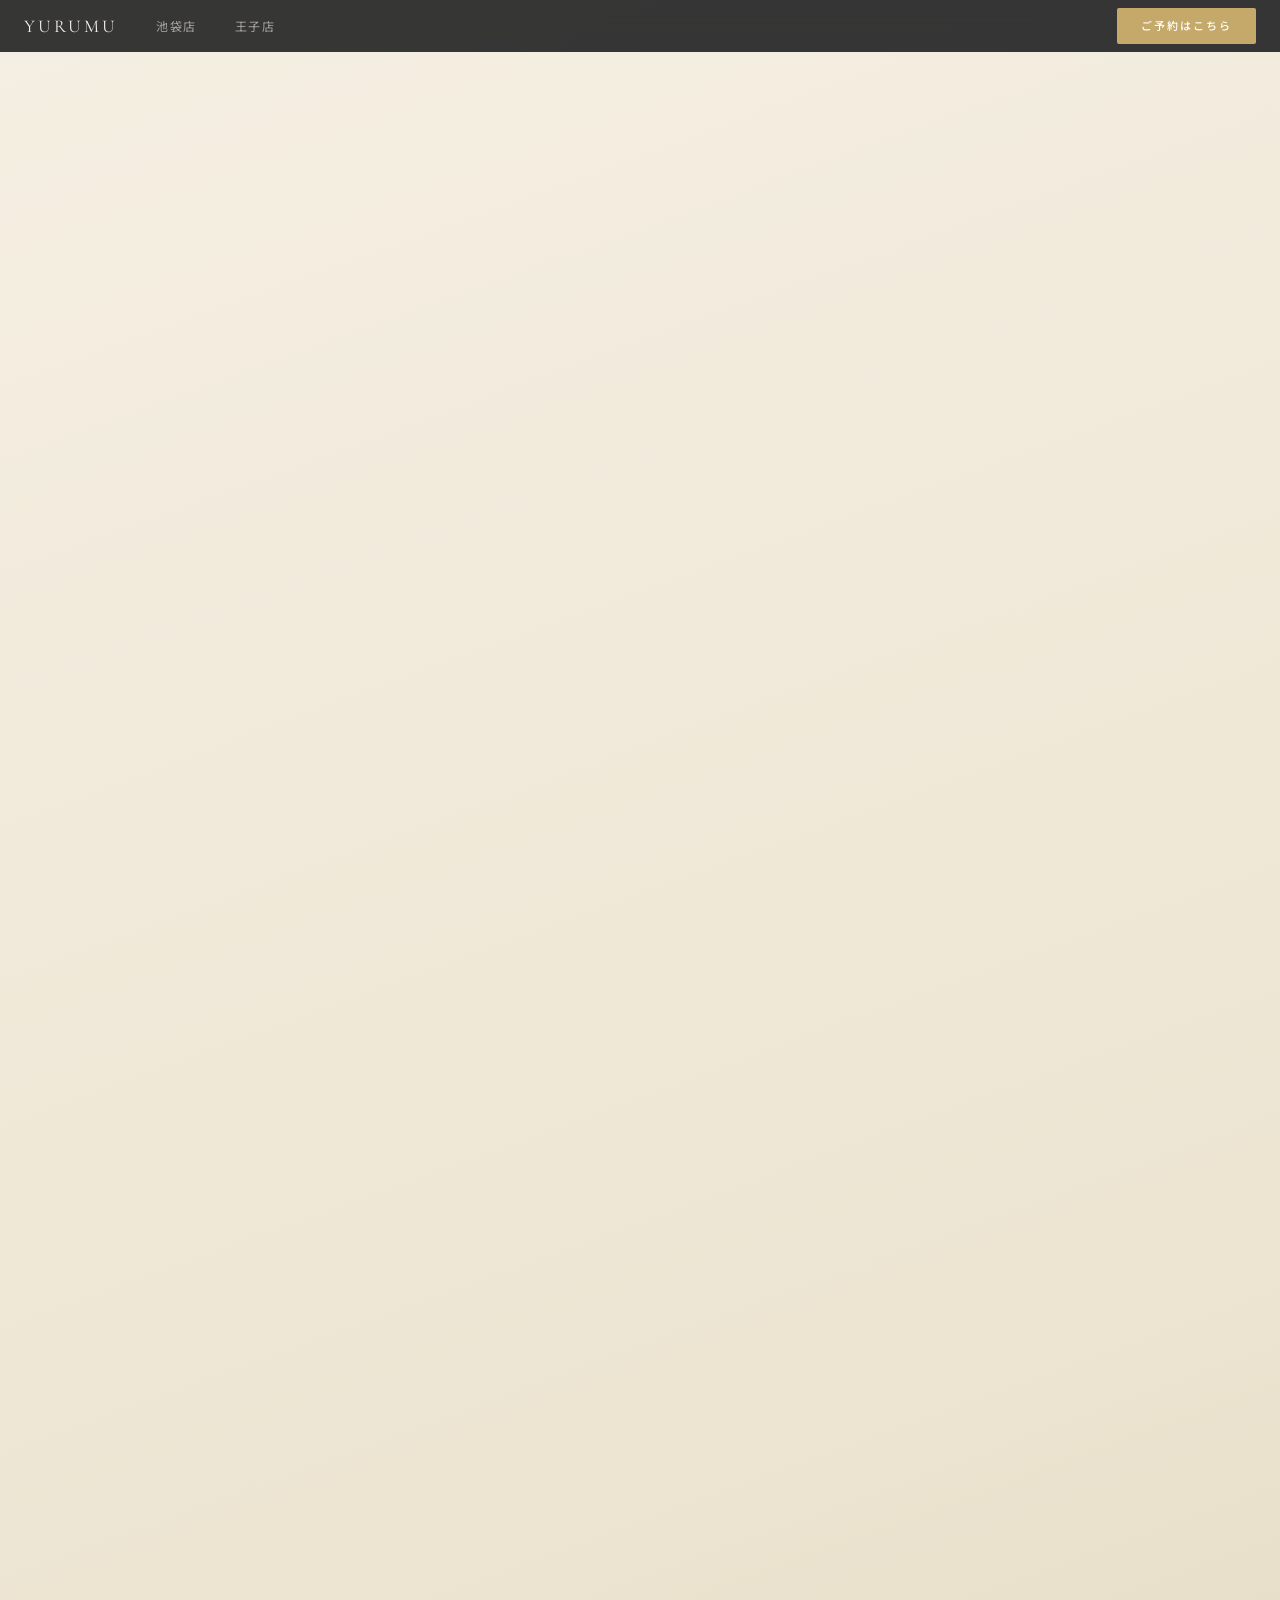
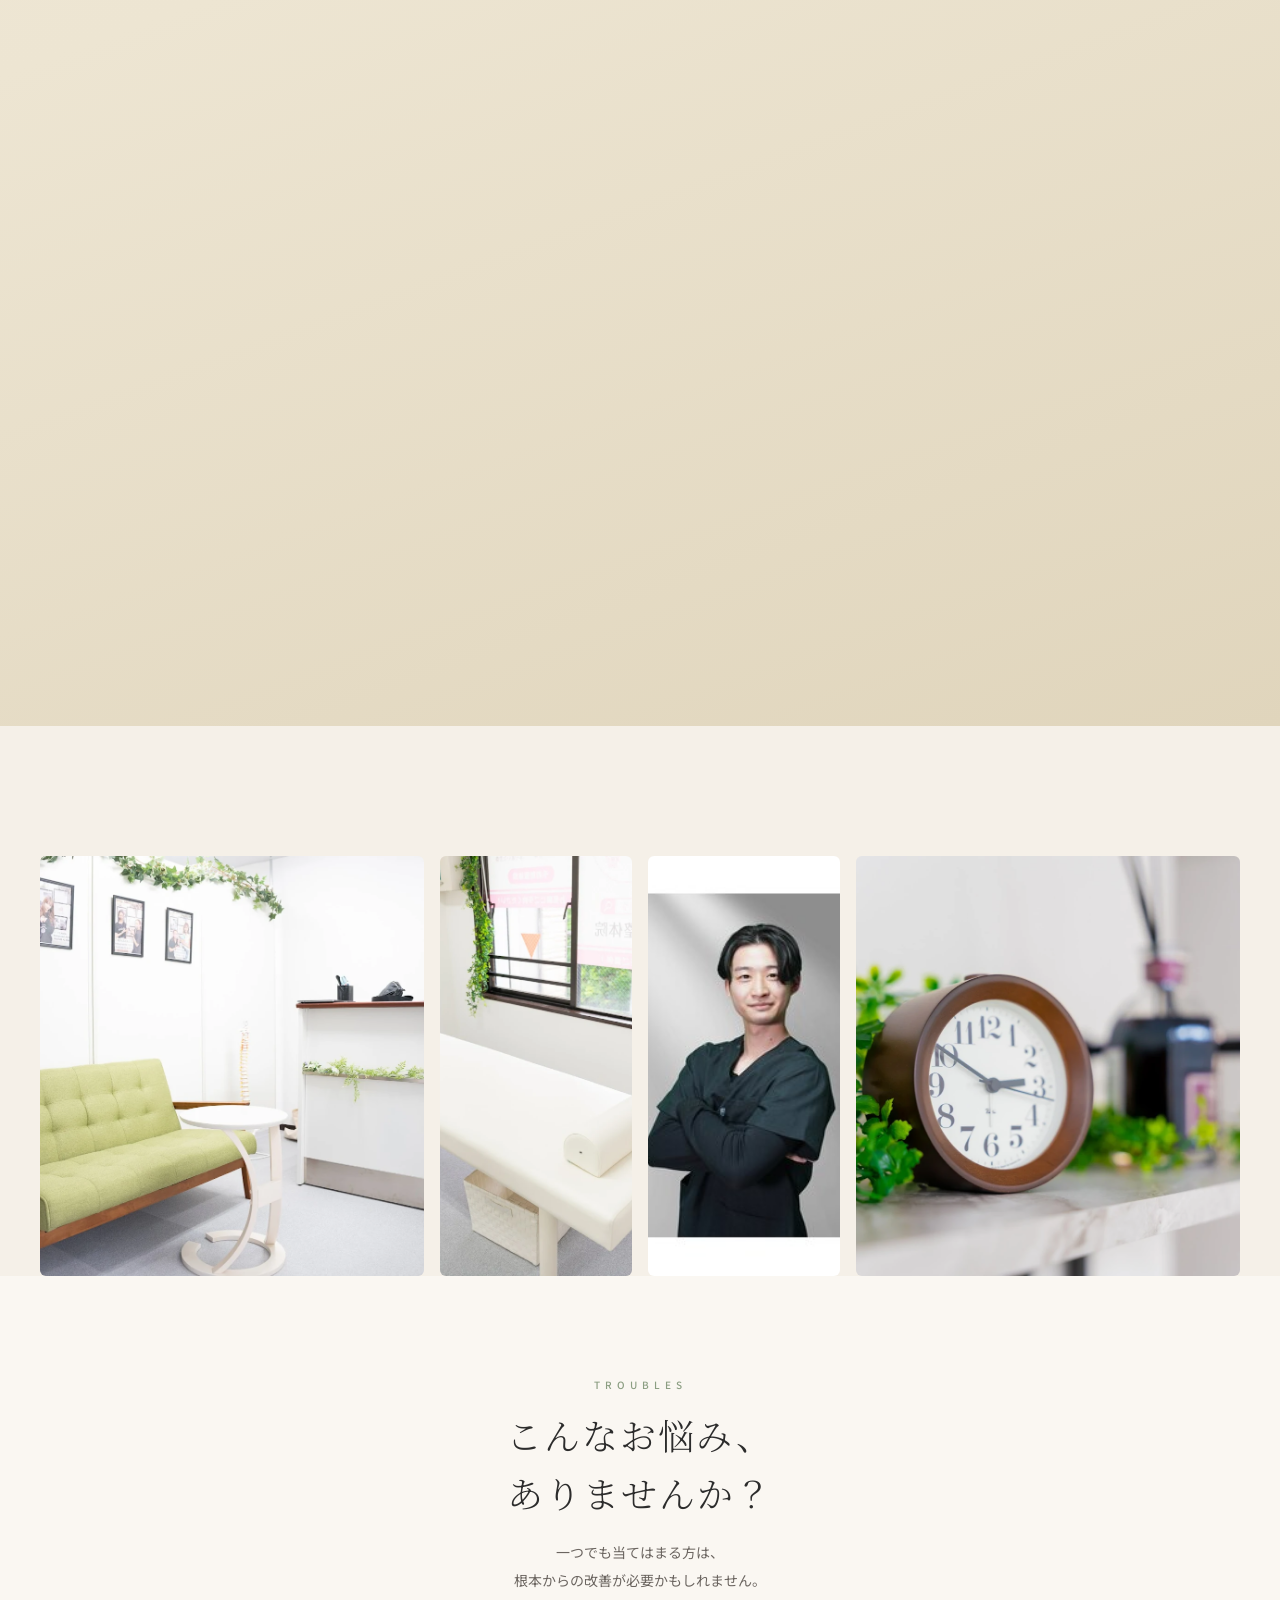
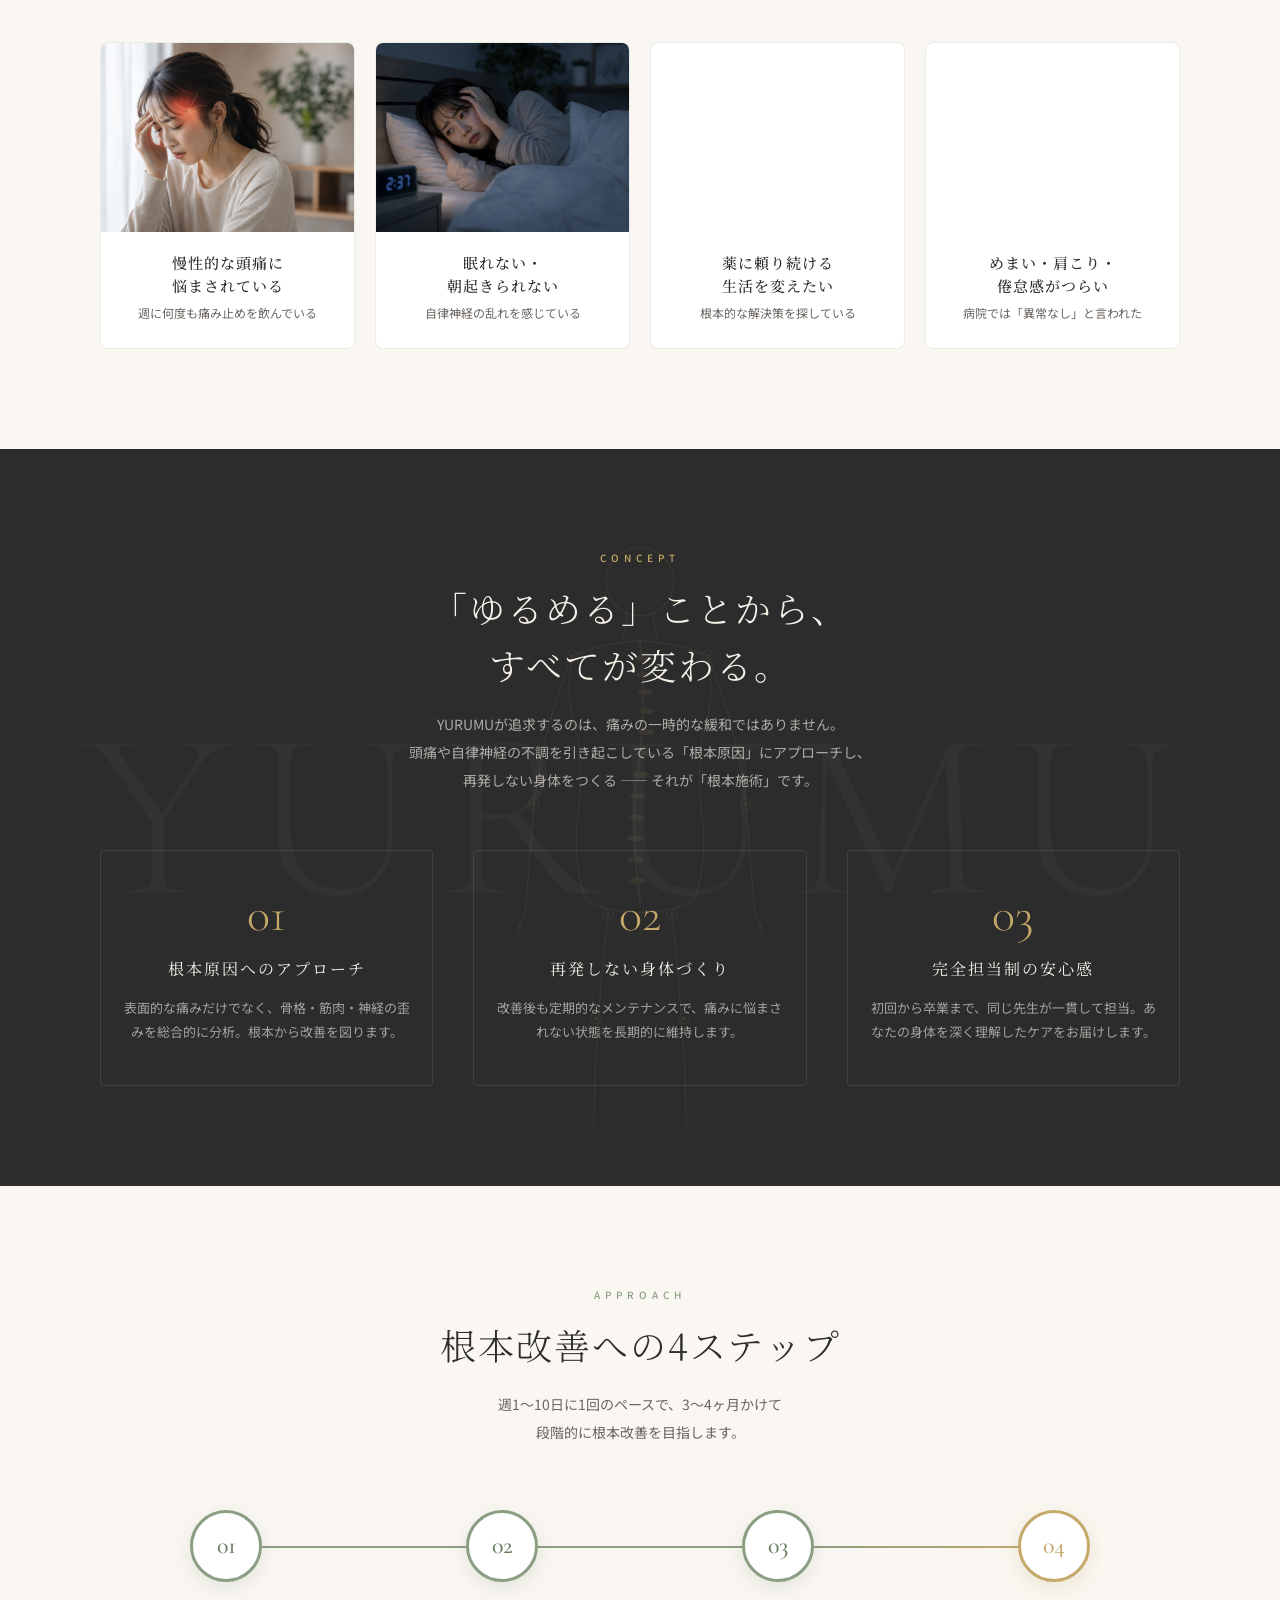
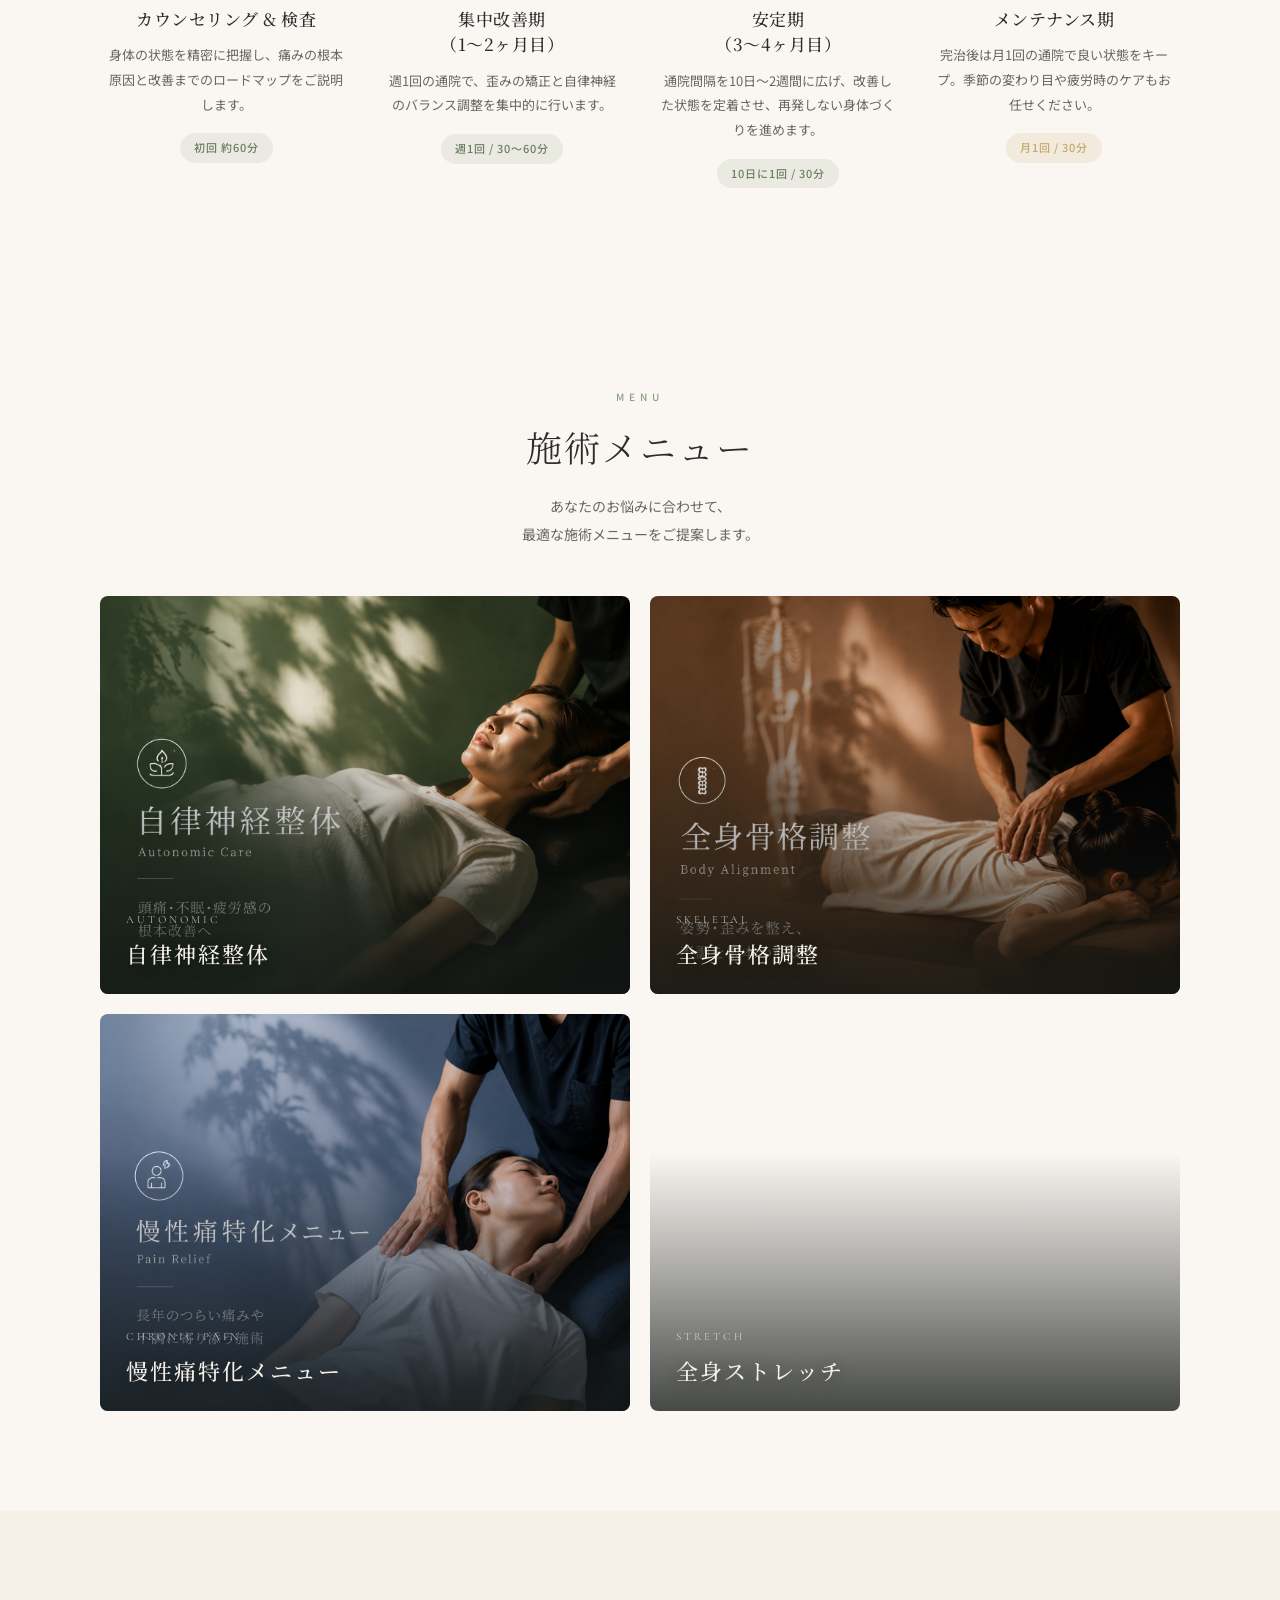
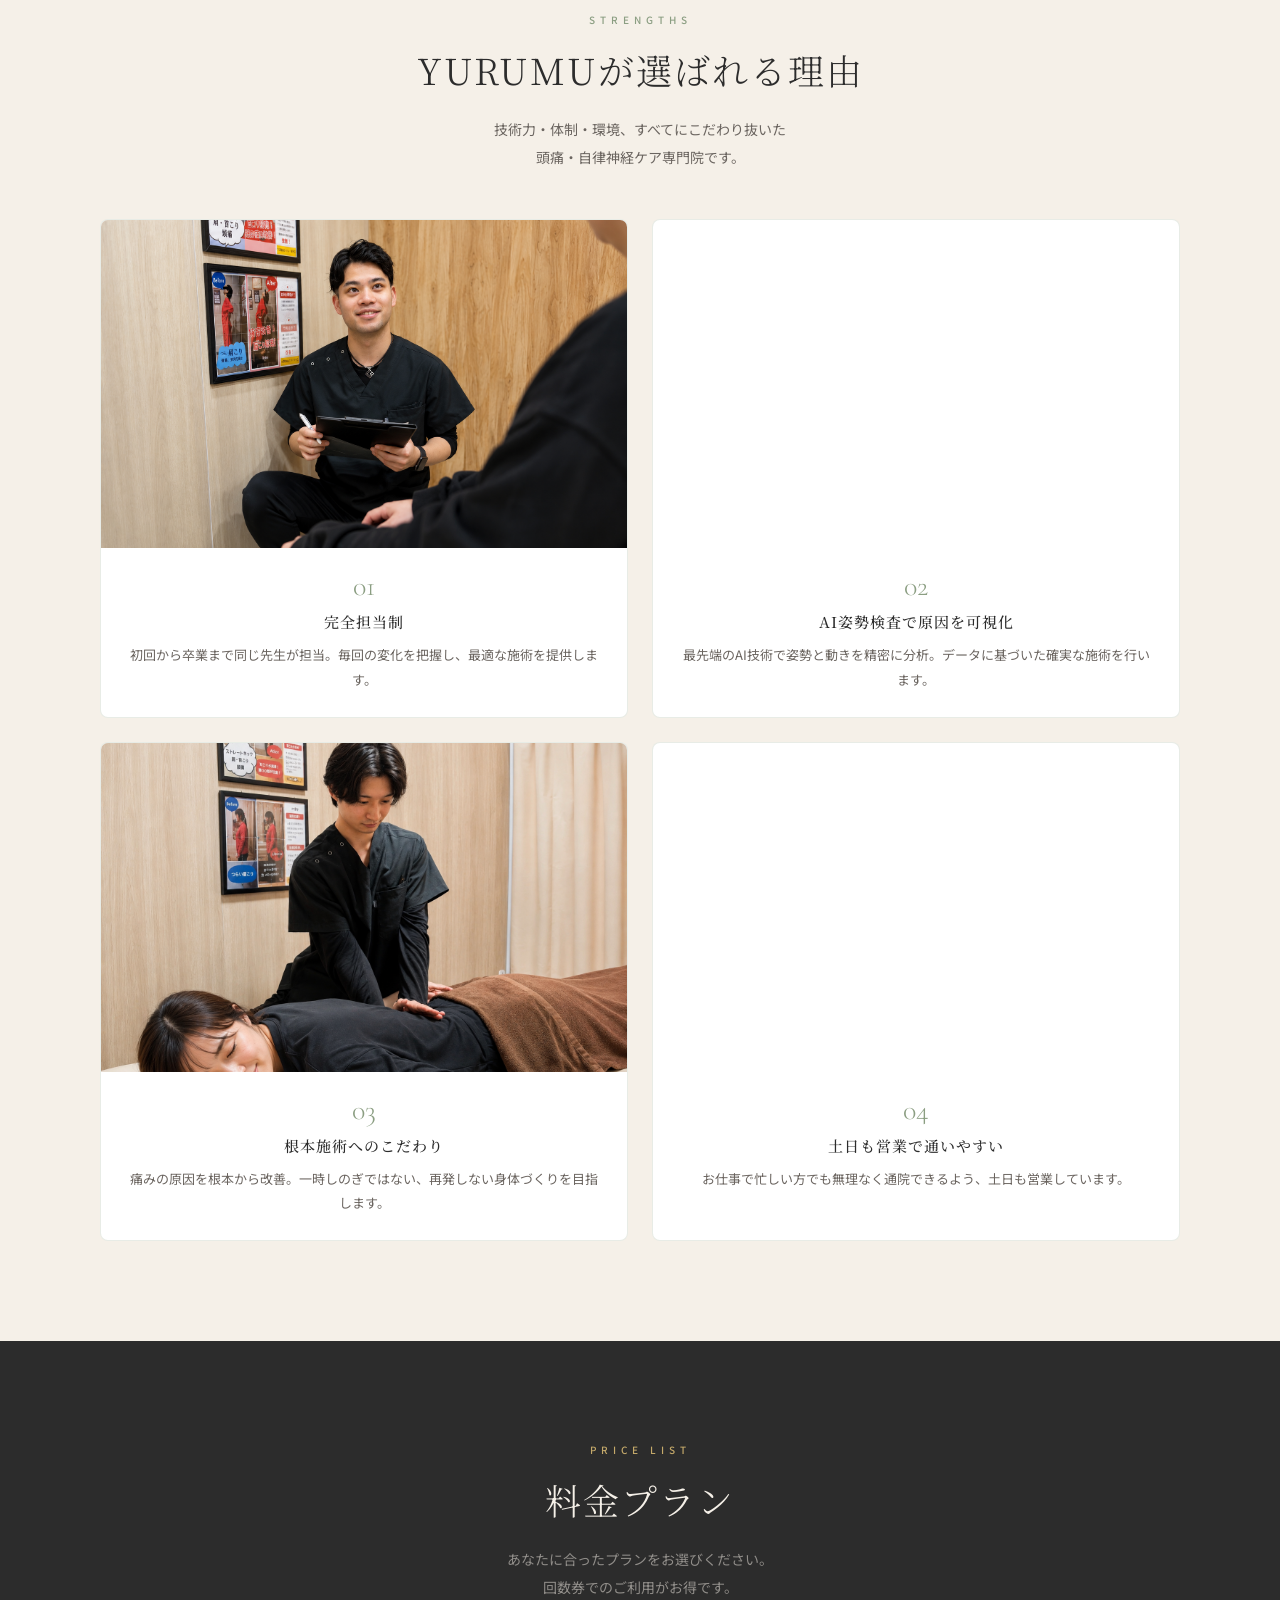
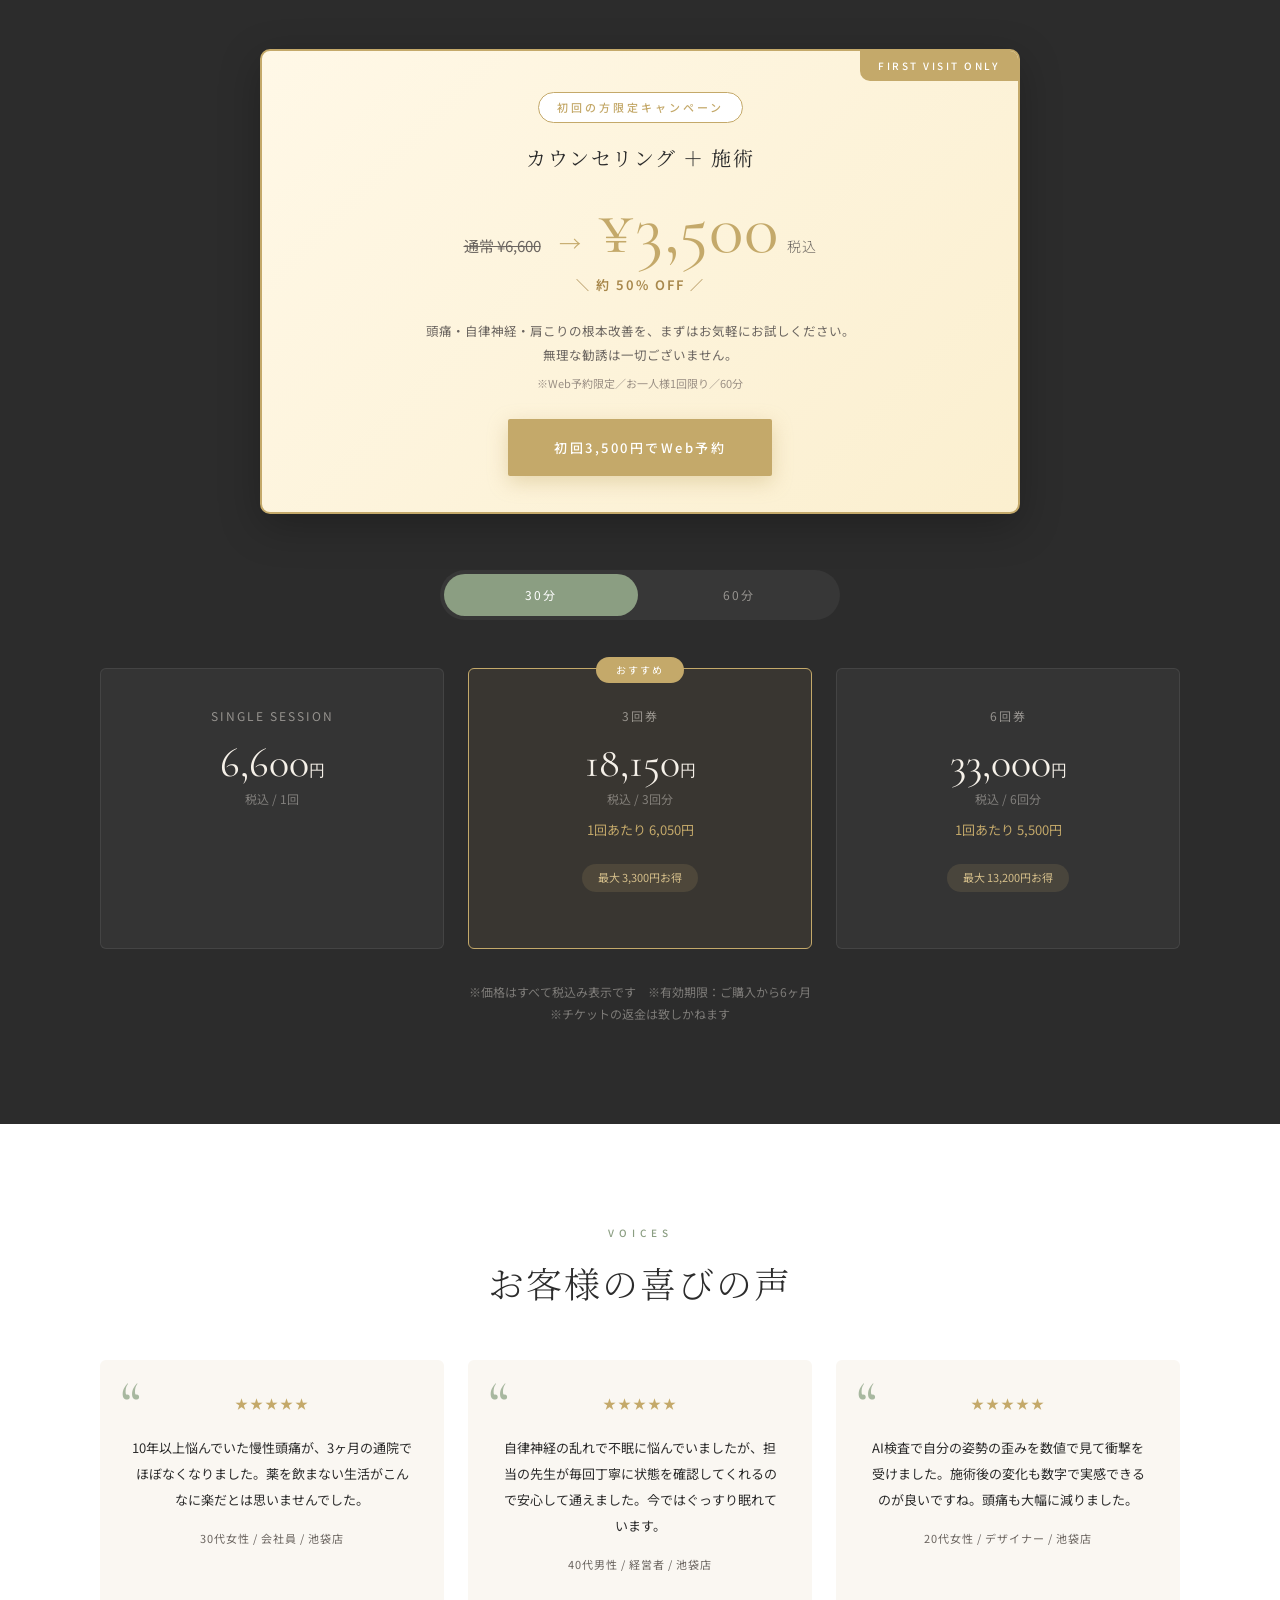
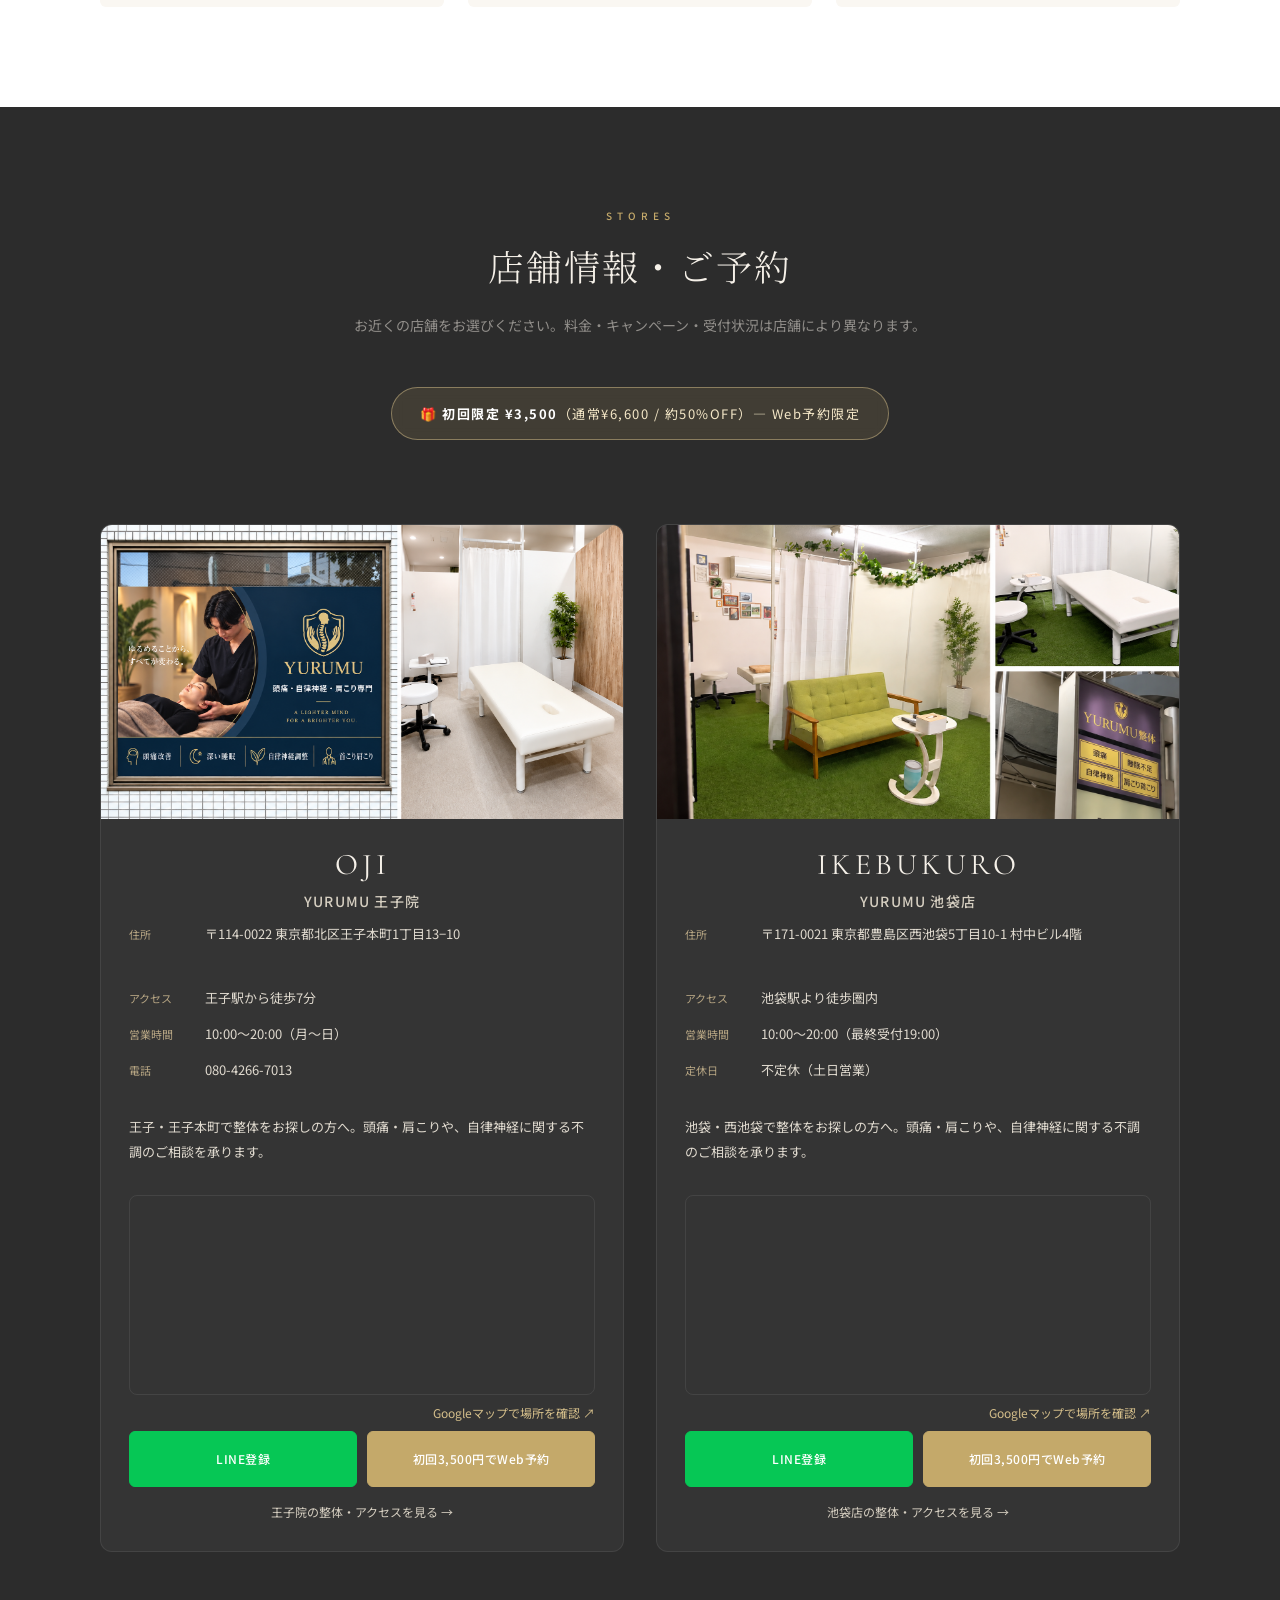
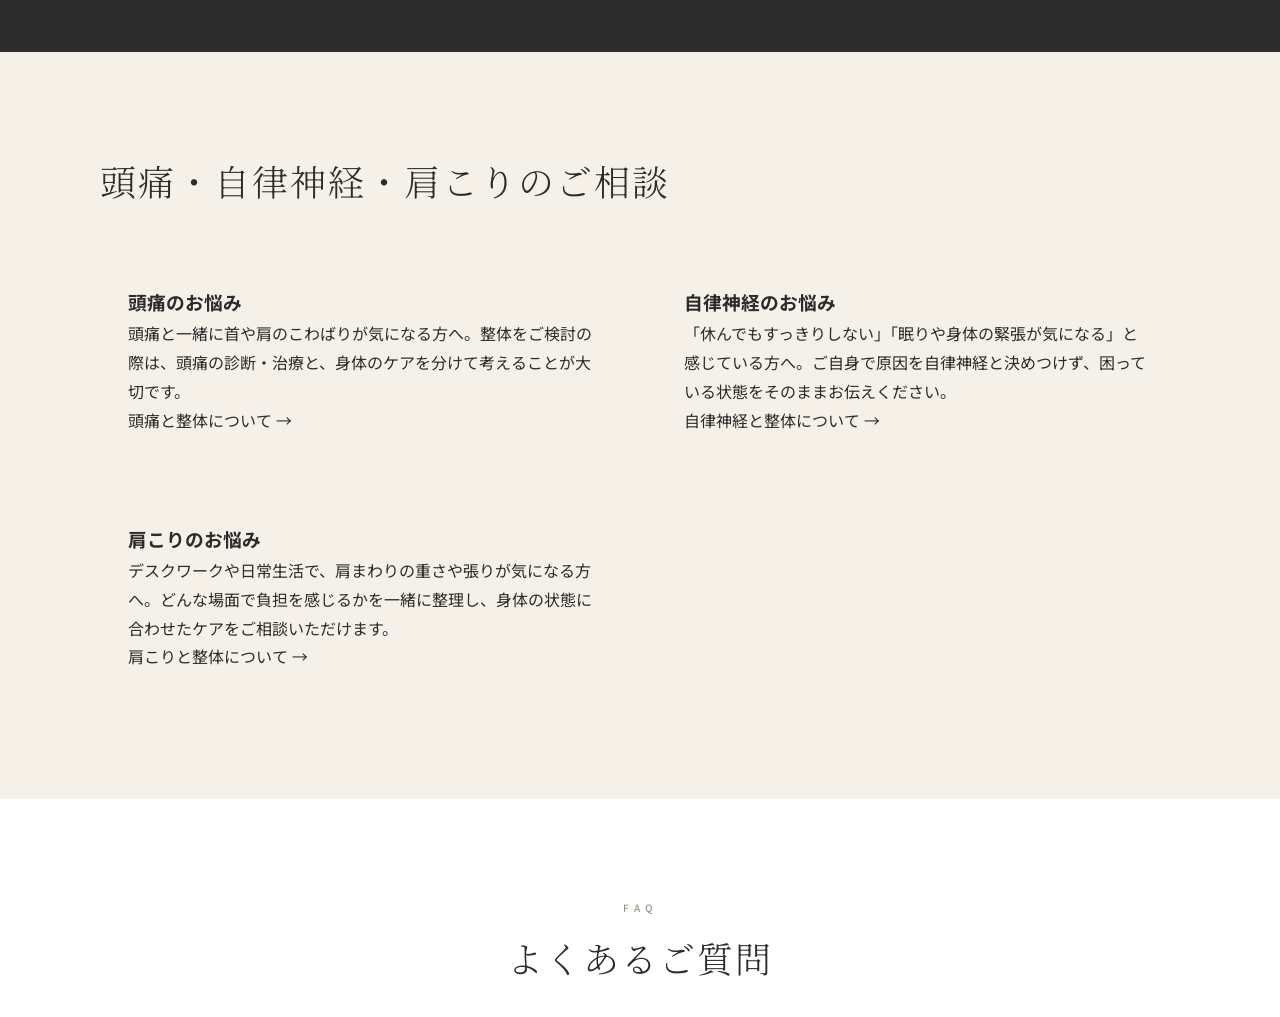
<file: index.html>
<!DOCTYPE html>
<html lang="ja">
<head>
<meta charset="UTF-8">
<meta name="viewport" content="width=device-width, initial-scale=1.0">
<title>池袋・王子の整体 YURUMU｜頭痛・自律神経・肩こりのご相談</title>
<meta name="description" content="YURUMU（ゆるむ）は池袋・王子の整体院。頭痛、肩こり、自律神経に関する不調のご相談を承ります。各店舗の住所・アクセス・予約案内と、お悩み別の整体のご案内をご覧ください。">
<meta name="robots" content="index,follow,max-image-preview:large,max-snippet:-1,max-video-preview:-1">
<meta name="googlebot" content="index,follow">
<meta name="format-detection" content="telephone=no">
<meta name="theme-color" content="#8B9E82">
<meta name="author" content="YURUMU">
<link rel="canonical" href="https://daikiwakabayash.github.io/YURUMU/">
<link rel="alternate" hreflang="ja" href="https://daikiwakabayash.github.io/YURUMU/">
<link rel="alternate" hreflang="x-default" href="https://daikiwakabayash.github.io/YURUMU/">

<!-- Open Graph -->
<meta property="og:locale" content="ja_JP">
<meta property="og:type" content="website">
<meta property="og:site_name" content="YURUMU｜頭痛・自律神経・肩こりの根本施術専門">
<meta property="og:title" content="池袋・王子の整体 YURUMU｜頭痛・自律神経・肩こりのご相談">
<meta property="og:description" content="YURUMU（ゆるむ）は池袋・王子の整体院。頭痛、肩こり、自律神経に関する不調のご相談を承ります。各店舗の住所・アクセス・予約案内と、お悩み別の整体のご案内をご覧ください。">
<meta property="og:url" content="https://daikiwakabayash.github.io/YURUMU/">
<meta property="og:image" content="https://daikiwakabayash.github.io/YURUMU/images/hero.jpg">
<meta property="og:image:width" content="1920">
<meta property="og:image:height" content="1080">
<meta property="og:image:alt" content="YURUMU 池袋 整体院 - 頭痛・自律神経・肩こりの根本施術">

<!-- Twitter Card -->
<meta name="twitter:card" content="summary_large_image">
<meta name="twitter:title" content="池袋・王子の整体 YURUMU｜頭痛・自律神経・肩こりのご相談">
<meta name="twitter:description" content="YURUMU（ゆるむ）は池袋・王子の整体院。頭痛、肩こり、自律神経に関する不調のご相談を承ります。各店舗の住所・アクセス・予約案内と、お悩み別の整体のご案内をご覧ください。">
<meta name="twitter:image" content="https://daikiwakabayash.github.io/YURUMU/images/hero.jpg">

<script>
/* 初期表示時の不要な自動スクロールを抑止（URLの#anchorとブラウザのスクロール復元を無効化） */
if('scrollRestoration' in history)history.scrollRestoration='manual';

</script>
<link rel="preconnect" href="https://fonts.googleapis.com">
<link rel="preconnect" href="https://fonts.gstatic.com" crossorigin>
<link href="https://fonts.googleapis.com/css2?family=Cormorant+Garamond:ital,wght@0,300;0,400;0,500;0,600;1,300;1,400&family=Noto+Serif+JP:wght@200;300;400;500;600&family=Noto+Sans+JP:wght@300;400;500;600&display=swap" rel="stylesheet">
<!-- ヒーロー画像の早期読み込み（モバイルは縦長版、PCは横長版） -->
<link rel="preload" as="image" href="images/hero-mobile.jpg" media="(max-width: 768px)" fetchpriority="high">
<link rel="preload" as="image" href="images/hero.jpg" media="(min-width: 769px)" fetchpriority="high">

<!-- Structured Data: WebSite -->


<!-- Structured Data: Organization with Multiple Locations -->


<!-- Structured Data: FAQPage -->

<style>
*,*::before,*::after{margin:0;padding:0;box-sizing:border-box}
:root{--cream:#F5F0E8;--cream-light:#FAF7F2;--sage:#8B9E82;--sage-dark:#6B7E62;--sage-light:#A8B8A0;--charcoal:#2C2C2C;--warm-gray:#6B6560;--gold:#C4A96A;--gold-light:#D4BE8A;--white:#FFFFFF;--text-primary:#2C2C2C;--text-secondary:#6B6560;--border-light:rgba(139,158,130,.2)}
html{scroll-behavior:smooth;font-size:16px}
body{font-family:'Noto Sans JP','Hiragino Kaku Gothic ProN',sans-serif;color:var(--text-primary);background:var(--cream);line-height:1.8;-webkit-font-smoothing:antialiased;overflow-x:hidden}
img{max-width:100%;display:block}a{text-decoration:none;color:inherit}

.store-bar{position:fixed;top:0;left:0;right:0;z-index:1000;background:rgba(44,44,44,.95);backdrop-filter:blur(12px);padding:0 24px;height:52px;display:flex;align-items:center;justify-content:space-between}
.store-bar__left{display:flex;align-items:center;gap:20px}
.store-bar__logo{font-family:'Cormorant Garamond',serif;font-size:18px;font-weight:400;color:var(--cream);letter-spacing:3px}
.store-tabs{display:flex;gap:2px}
.store-tab{padding:6px 18px;font-size:12px;letter-spacing:1.5px;color:rgba(245,240,232,.6);cursor:pointer;border-radius:20px;transition:all .3s}
.store-tab.active{background:var(--sage);color:var(--white)}
.store-tab:hover:not(.active){color:var(--cream)}
.store-bar__cta{padding:8px 24px;background:var(--gold);color:var(--white);font-size:11px;letter-spacing:2px;border-radius:2px;cursor:pointer;transition:all .3s;font-weight:500}
.store-bar__cta:hover{background:var(--gold-light)}

.hero{min-height:100vh;display:flex;align-items:center;justify-content:center;position:relative;padding:100px 24px 80px;overflow:hidden;background:linear-gradient(160deg,#1a1e1b 0%,#2c332d 45%,#3a4238 100%)}
.hero__bg{position:absolute;inset:0;z-index:0}
.hero__bg img{width:100%;height:100%;object-fit:cover}
.hero__bg::after{content:'';position:absolute;inset:0;background:linear-gradient(180deg,rgba(20,24,22,.45) 0%,rgba(20,24,22,.55) 50%,rgba(20,24,22,.75) 100%)}
.hero::before{content:'';position:absolute;top:-20%;right:-10%;width:600px;height:600px;border-radius:50%;background:radial-gradient(circle,rgba(168,184,160,.18) 0%,transparent 70%);pointer-events:none;z-index:1}
.hero::after{content:'';position:absolute;bottom:-10%;left:-5%;width:400px;height:400px;border-radius:50%;background:radial-gradient(circle,rgba(212,190,138,.12) 0%,transparent 70%);pointer-events:none;z-index:1}
.hero__inner{max-width:900px;text-align:center;position:relative;z-index:2}
.hero__badge{display:inline-block;padding:7px 28px;border:1px solid rgba(255,255,255,.35);border-radius:30px;font-size:11px;letter-spacing:3px;color:rgba(245,240,232,.9);margin-bottom:36px;opacity:0;animation:fadeUp .8s .3s forwards;backdrop-filter:blur(8px);-webkit-backdrop-filter:blur(8px);background:rgba(255,255,255,.06)}
.hero__brand{font-family:'Cormorant Garamond',serif;font-size:clamp(72px,14vw,160px);font-weight:300;letter-spacing:10px;color:#F5F0E8;line-height:1.1;margin-bottom:10px;opacity:0;animation:fadeUp .8s .5s forwards;text-shadow:0 2px 24px rgba(0,0,0,.35)}
.hero__sub{font-family:'Noto Serif JP',serif;font-size:clamp(16px,2.8vw,22px);font-weight:300;letter-spacing:6px;color:rgba(245,240,232,.75);margin-bottom:44px;opacity:0;animation:fadeUp .8s .7s forwards}
.hero__copy{font-family:'Noto Serif JP',serif;font-size:clamp(28px,5vw,48px);font-weight:300;line-height:1.8;color:#F5F0E8;margin-bottom:20px;opacity:0;animation:fadeUp .8s .9s forwards;text-shadow:0 2px 20px rgba(0,0,0,.3)}
.hero__copy em{font-style:normal;color:var(--sage-light);font-weight:500}
.hero__desc{font-size:15px;color:rgba(245,240,232,.8);line-height:2;max-width:600px;margin:0 auto 52px;opacity:0;animation:fadeUp .8s 1.1s forwards}
.hero__ctas{display:flex;gap:16px;justify-content:center;flex-wrap:wrap;opacity:0;animation:fadeUp .8s 1.3s forwards}
.btn-primary{display:inline-flex;align-items:center;gap:8px;padding:18px 52px;background:var(--sage);color:var(--white);font-size:13px;letter-spacing:2px;border-radius:2px;transition:all .4s;font-weight:500}
.btn-primary:hover{background:var(--sage-light);transform:translateY(-2px);box-shadow:0 8px 32px rgba(139,158,130,.45)}
.btn-secondary{display:inline-flex;align-items:center;gap:8px;padding:18px 52px;border:1px solid rgba(245,240,232,.6);color:#F5F0E8;font-size:13px;letter-spacing:2px;border-radius:2px;transition:all .4s;backdrop-filter:blur(4px);-webkit-backdrop-filter:blur(4px)}
.btn-secondary:hover{background:#F5F0E8;color:var(--charcoal);border-color:#F5F0E8}
.hero__scroll{position:absolute;bottom:40px;left:50%;transform:translateX(-50%);display:flex;flex-direction:column;align-items:center;gap:8px;opacity:0;animation:fadeUp .8s 1.6s forwards;z-index:2}
.hero__scroll span{font-size:10px;letter-spacing:3px;color:rgba(245,240,232,.7)}
.scroll-line{width:1px;height:40px;background:linear-gradient(to bottom,rgba(245,240,232,.6),transparent);animation:scrollPulse 2s infinite}

section{padding:100px 24px}
.section-inner{max-width:1080px;margin:0 auto}
.section-label{font-size:10px;letter-spacing:5px;color:var(--sage);text-transform:uppercase;margin-bottom:12px;font-weight:500}
.section-title{font-family:'Noto Serif JP',serif;font-size:clamp(24px,4vw,36px);font-weight:300;line-height:1.6;margin-bottom:16px;letter-spacing:2px}
.section-desc{font-size:14px;color:var(--text-secondary);line-height:2;max-width:600px;margin-bottom:48px}
.section-desc.center{margin-left:auto;margin-right:auto;text-align:center}
.text-center{text-align:center}

/* Gallery */
.gallery{background:var(--cream);padding:80px 24px 0;overflow:hidden}
.gallery__inner{max-width:1200px;margin:0 auto}
.gallery__label{text-align:center;font-size:10px;letter-spacing:5px;color:var(--sage);text-transform:uppercase;margin-bottom:32px;font-weight:500}
.gallery__strip{display:grid;grid-template-columns:2fr 1fr 1fr 2fr;gap:16px;height:420px}
.gallery__item{border-radius:6px;overflow:hidden;position:relative}
.gallery__img{width:100%;height:100%;object-fit:cover;transition:transform .6s}
.gallery__item:hover .gallery__img{transform:scale(1.05)}
.gallery__placeholder{width:100%;height:100%;display:flex;align-items:center;justify-content:center;flex-direction:column;gap:10px;font-size:12px;color:var(--warm-gray);letter-spacing:1px;border:2px dashed rgba(139,158,130,.4);border-radius:6px;transition:all .3s;cursor:default}
.gallery__placeholder:hover{border-color:var(--sage);background:rgba(139,158,130,.06)}
.gallery__placeholder svg{opacity:.4}
.gallery__placeholder .ph-label{font-size:13px;font-weight:500;color:var(--sage-dark);letter-spacing:1.5px}
.gallery__placeholder .ph-size{font-size:10px;color:var(--warm-gray);opacity:.7;letter-spacing:.5px;background:rgba(139,158,130,.1);padding:2px 10px;border-radius:10px}
.gallery__item:nth-child(1){background:linear-gradient(135deg,#d4cfc5,#c8c1b4)}
.gallery__item:nth-child(2){background:linear-gradient(135deg,#c8d4c2,#b8c8b0)}
.gallery__item:nth-child(3){background:linear-gradient(135deg,#d4d0c5,#cac4b6)}
.gallery__item:nth-child(4){background:linear-gradient(135deg,#c2c8c0,#b6bfb2)}

/* Troubles */
.troubles{background:var(--cream-light)}
.troubles__grid{display:grid;grid-template-columns:repeat(4,1fr);gap:20px;margin-top:48px}
.trouble-card{background:var(--white);border-radius:8px;overflow:hidden;border:1px solid var(--border-light);transition:all .4s}
.trouble-card:hover{transform:translateY(-6px);box-shadow:0 16px 40px rgba(0,0,0,.08)}
.trouble-card__img{width:100%;aspect-ratio:4/3;height:auto;overflow:hidden;position:relative}
.trouble-card__img>*,.trouble-card__img img,.trouble-card__img .swap-img,.trouble-card__img-placeholder{width:100%;height:100%;object-fit:cover;object-position:center;display:block}
.trouble-card:hover .trouble-card__img img,.trouble-card:hover .trouble-card__img .swap-img{transform:scale(1.06)}
.trouble-card__img-placeholder{display:flex;flex-direction:column;align-items:center;justify-content:center;gap:8px;font-size:11px;color:var(--white);letter-spacing:1px;border:2px dashed rgba(255,255,255,.35);transition:all .3s;cursor:default}
.trouble-card__img-placeholder:hover{border-color:rgba(255,255,255,.6);background:rgba(255,255,255,.08)}
.trouble-card__img-placeholder .ph-label{font-size:12px;font-weight:500;letter-spacing:1.5px}
.trouble-card__img-placeholder .ph-size{font-size:9px;opacity:.6;background:rgba(255,255,255,.15);padding:2px 8px;border-radius:10px}
.trouble-card:nth-child(1) .trouble-card__img-placeholder{background:linear-gradient(135deg,#8e7c6a,#a08e7c)}
.trouble-card:nth-child(2) .trouble-card__img-placeholder{background:linear-gradient(135deg,#7a8b7a,#8e9e8a)}
.trouble-card:nth-child(3) .trouble-card__img-placeholder{background:linear-gradient(135deg,#8a7e72,#9c8e82)}
.trouble-card:nth-child(4) .trouble-card__img-placeholder{background:linear-gradient(135deg,#7e8a8e,#90a0a4)}
.trouble-card__img-placeholder .ph-icon{font-size:40px;opacity:.6}
.trouble-card__body{padding:20px 20px 24px;text-align:center}
.trouble-card__title{font-family:'Noto Serif JP',serif;font-size:15px;font-weight:500;margin-bottom:6px;letter-spacing:1px;line-height:1.5}
.trouble-card__sub{font-size:12px;color:var(--text-secondary);line-height:1.7}

/* Concept */
.concept{background:var(--charcoal);color:var(--cream);position:relative;overflow:hidden}
.concept::before{content:'YURUMU';position:absolute;top:50%;left:50%;transform:translate(-50%,-50%);font-family:'Cormorant Garamond',serif;font-size:clamp(100px,20vw,240px);font-weight:300;letter-spacing:20px;color:rgba(255,255,255,.03);pointer-events:none;white-space:nowrap;z-index:0}
.concept__skeleton{position:absolute;top:50%;left:50%;transform:translate(-50%,-50%);height:92%;max-height:720px;width:auto;aspect-ratio:320/640;opacity:.09;pointer-events:none;z-index:0;color:var(--gold);stroke:currentColor;fill:currentColor;stroke-linecap:round;stroke-linejoin:round}
.concept__skeleton .figure-line{stroke-width:1.1;fill:none}
.concept__skeleton .figure-spine{stroke-width:1.6;fill:none}
.concept__skeleton .figure-ring{stroke-width:.6;fill:none;opacity:.55}
.concept__skeleton .figure-ring--dashed{stroke-dasharray:2 5}
.concept__skeleton .figure-point{stroke:none}
.concept__skeleton .figure-point--key{r:5;stroke:currentColor;stroke-width:1;fill:none}
.concept__skeleton .figure-point--key-inner{r:1.8;stroke:none}
.concept .section-inner{position:relative;z-index:1}
.concept .section-label{color:var(--gold)}
.concept .section-desc{color:rgba(245,240,232,.65)}
.concept__points{display:grid;grid-template-columns:repeat(3,1fr);gap:40px;margin-top:56px}
.concept__point{text-align:center;padding:40px 20px;border:1px solid rgba(245,240,232,.1);border-radius:4px;transition:all .4s}
.concept__point:hover{border-color:var(--gold);background:rgba(196,169,106,.05)}
.concept__num{font-family:'Cormorant Garamond',serif;font-size:48px;font-weight:300;color:var(--gold);margin-bottom:16px;line-height:1}
.concept__point h4{font-family:'Noto Serif JP',serif;font-size:16px;font-weight:400;margin-bottom:12px;letter-spacing:2px}
.concept__point p{font-size:13px;color:rgba(245,240,232,.6);line-height:1.9}

/* AI */
.ai-section{background:linear-gradient(135deg,#2C2C2C 0%,#3a3a3a 100%);color:var(--cream);position:relative;overflow:hidden}
.ai-section::after{content:'';position:absolute;top:0;right:0;width:50%;height:100%;background:radial-gradient(ellipse at right,rgba(139,158,130,.1),transparent 70%);pointer-events:none}
.ai-section .section-label{color:#7FDBCA}
.ai-card{background:rgba(255,255,255,.05);border:1px solid rgba(255,255,255,.1);border-radius:8px;padding:48px;margin-top:40px;display:grid;grid-template-columns:1fr 1fr;gap:48px;align-items:center}
.ai-card__visual{aspect-ratio:1;background:linear-gradient(135deg,rgba(127,219,202,.15),rgba(139,158,130,.15));border-radius:8px;display:flex;align-items:center;justify-content:center;position:relative;overflow:hidden}
.ai-card__visual::before{content:'';position:absolute;inset:20px;border:1px solid rgba(127,219,202,.3);border-radius:50%;animation:pulse 3s infinite}
.ai-card__visual::after{content:'';position:absolute;inset:50px;border:1px dashed rgba(127,219,202,.2);border-radius:50%;animation:pulse 3s .5s infinite}
.ai-visual__icon{font-size:64px;position:relative;z-index:1}
.ai-card__visual .ai-ph{display:flex;flex-direction:column;align-items:center;gap:10px;position:relative;z-index:1}
.ai-card__visual .ph-label{font-size:13px;font-weight:500;color:rgba(127,219,202,.9);letter-spacing:1.5px}
.ai-card__visual .ph-size{font-size:9px;color:rgba(127,219,202,.5);background:rgba(127,219,202,.12);padding:2px 10px;border-radius:10px}
.ai-card__text h3{font-family:'Noto Serif JP',serif;font-size:22px;font-weight:400;margin-bottom:16px;letter-spacing:1px}
.ai-card__text p{font-size:14px;color:rgba(245,240,232,.65);line-height:2;margin-bottom:12px}
.ai-features{list-style:none;display:flex;flex-direction:column;gap:12px;margin-top:20px}
.ai-features li{display:flex;align-items:center;gap:12px;font-size:13px;color:rgba(245,240,232,.8)}
.ai-features li::before{content:'✓';width:24px;height:24px;background:rgba(127,219,202,.2);border-radius:50%;display:flex;align-items:center;justify-content:center;font-size:11px;color:#7FDBCA;flex-shrink:0}

/* Approach */
.approach{background:var(--cream-light)}
.approach__timeline{display:grid;grid-template-columns:repeat(4,1fr);gap:24px;margin-top:64px;position:relative;align-items:start}
.approach__timeline::before{content:'';position:absolute;top:36px;left:12.5%;right:12.5%;height:2px;background:linear-gradient(to right,var(--sage) 0%,var(--sage) 70%,var(--gold) 100%);z-index:0}
.approach__step{text-align:center;position:relative;z-index:1;padding:0 8px}
.approach__dot{width:72px;height:72px;border-radius:50%;background:var(--white);border:3px solid var(--sage);margin:0 auto 24px;display:flex;align-items:center;justify-content:center;font-family:'Cormorant Garamond',serif;font-size:24px;font-weight:500;color:var(--sage-dark);box-shadow:0 6px 20px rgba(139,158,130,.22);transition:all .4s}
.approach__step:hover .approach__dot{transform:translateY(-3px);box-shadow:0 10px 24px rgba(139,158,130,.3)}
.approach__step:last-child .approach__dot{border-color:var(--gold);color:var(--gold);box-shadow:0 6px 20px rgba(196,169,106,.22)}
.approach__step:last-child:hover .approach__dot{box-shadow:0 10px 24px rgba(196,169,106,.3)}
.approach__step h4{font-family:'Noto Serif JP',serif;font-size:17px;font-weight:500;margin-bottom:12px;color:var(--charcoal);letter-spacing:.5px;line-height:1.5}
.approach__step p{font-size:13px;color:var(--text-secondary);line-height:1.9;margin-bottom:14px}
.approach__step .tag{display:inline-block;padding:5px 14px;background:rgba(139,158,130,.14);color:var(--sage-dark);font-size:11px;letter-spacing:1px;border-radius:20px;font-weight:500}
.approach__step:last-child .tag{background:rgba(196,169,106,.16);color:var(--gold)}

/* Plan */
.menu{background:var(--cream-light)}
.menu__grid{display:grid;grid-template-columns:repeat(2,1fr);gap:20px;margin-top:48px}
.menu-card{position:relative;aspect-ratio:4/3;border-radius:8px;overflow:hidden;cursor:pointer;transition:transform .5s cubic-bezier(.25,.46,.45,.94),box-shadow .5s}
.menu-card:hover{transform:translateY(-4px);box-shadow:0 20px 50px rgba(0,0,0,.25)}
.menu-card__img{position:absolute;inset:0;overflow:hidden}
.menu-card__img>*,.menu-card__img img,.menu-card__img .swap-img,.menu-card__img-placeholder{width:100%;height:100%;object-fit:cover;object-position:center;display:block;transition:transform .8s cubic-bezier(.25,.46,.45,.94)}
.menu-card:hover .menu-card__img>*,.menu-card:hover .menu-card__img img,.menu-card:hover .menu-card__img .swap-img,.menu-card:hover .menu-card__img-placeholder{transform:scale(1.08)}
.menu-card__img-placeholder{display:flex;flex-direction:column;align-items:center;justify-content:center;gap:8px;font-size:11px;color:var(--white);letter-spacing:1px;border:2px dashed rgba(255,255,255,.35)}
.menu-card__img-placeholder .ph-label{font-size:12px;font-weight:500;letter-spacing:1.5px}
.menu-card__img-placeholder .ph-file{font-size:9px;background:rgba(255,255,255,.18);color:rgba(255,255,255,.95);padding:2px 8px;border-radius:10px}
.menu-card__img-placeholder .ph-size{font-size:9px;opacity:.7;background:rgba(255,255,255,.12);padding:2px 8px;border-radius:10px}
.menu-card:nth-child(1) .menu-card__img-placeholder{background:linear-gradient(135deg,#7a8a7a,#8e9e8a)}
.menu-card:nth-child(2) .menu-card__img-placeholder{background:linear-gradient(135deg,#8a7e6a,#9e8e7c)}
.menu-card:nth-child(3) .menu-card__img-placeholder{background:linear-gradient(135deg,#6a7a8a,#7c8e9e)}
.menu-card:nth-child(4) .menu-card__img-placeholder{background:linear-gradient(135deg,#8a8a7a,#9e9e8a)}
.menu-card__overlay{position:absolute;inset:0;background:linear-gradient(to bottom,rgba(20,24,22,0) 35%,rgba(20,24,22,.35) 65%,rgba(20,24,22,.78) 100%);display:flex;flex-direction:column;justify-content:flex-end;align-items:flex-start;padding:24px 26px;pointer-events:none;transition:background .4s}
.menu-card:hover .menu-card__overlay{background:linear-gradient(to bottom,rgba(20,24,22,.08) 25%,rgba(20,24,22,.45) 60%,rgba(20,24,22,.82) 100%)}
.menu-card__eyebrow{font-family:'Cormorant Garamond',serif;font-size:11px;letter-spacing:3px;color:rgba(245,240,232,.7);margin-bottom:8px;text-transform:uppercase}
.menu-card__title{font-family:'Noto Serif JP',serif;font-size:22px;font-weight:500;color:#F5F0E8;letter-spacing:2px;line-height:1.45;text-shadow:0 2px 16px rgba(0,0,0,.45)}

/* Strengths */
.strengths__grid{display:grid;grid-template-columns:repeat(2,1fr);gap:24px;margin-top:48px}
.str-card{background:var(--white);border-radius:8px;overflow:hidden;border:1px solid var(--border-light);transition:all .4s}
.str-card:hover{transform:translateY(-6px);box-shadow:0 16px 40px rgba(0,0,0,.08)}
.str-card__img{width:100%;aspect-ratio:16/10;height:auto;overflow:hidden;position:relative}
.str-card__img>*,.str-card__img img,.str-card__img .swap-img,.str-card__img-placeholder{width:100%;height:100%;object-fit:cover;object-position:center;display:block}
.str-card__img-placeholder{display:flex;flex-direction:column;align-items:center;justify-content:center;gap:8px;font-size:11px;color:var(--white);letter-spacing:1px;border:2px dashed rgba(255,255,255,.35);transition:all .3s;cursor:default}
.str-card__img-placeholder:hover{border-color:rgba(255,255,255,.6);background:rgba(255,255,255,.08)}
.str-card__img-placeholder .ph-label{font-size:12px;font-weight:500;letter-spacing:1.5px}
.str-card__img-placeholder .ph-size{font-size:9px;opacity:.6;background:rgba(255,255,255,.15);padding:2px 8px;border-radius:10px}
.str-card:nth-child(1) .str-card__img-placeholder{background:linear-gradient(135deg,#7a8a7a,#8e9e8a)}
.str-card:nth-child(2) .str-card__img-placeholder{background:linear-gradient(135deg,#8a7e6a,#9e8e7c)}
.str-card:nth-child(3) .str-card__img-placeholder{background:linear-gradient(135deg,#6a7a8a,#7c8e9e)}
.str-card:nth-child(4) .str-card__img-placeholder{background:linear-gradient(135deg,#8a8a7a,#9e9e8a)}
.str-card:nth-child(5) .str-card__img-placeholder{background:linear-gradient(135deg,#7a7a6a,#8e8e7c)}
.str-card:nth-child(6) .str-card__img-placeholder{background:linear-gradient(135deg,#6a8a7a,#7c9e8a)}
.str-card__img img{width:100%;height:100%;object-fit:cover;transition:transform .6s}
.str-card:hover .str-card__img img{transform:scale(1.06)}
.str-card__body{padding:24px}
.str-card__num{font-family:'Cormorant Garamond',serif;font-size:28px;font-weight:300;color:var(--sage);line-height:1;margin-bottom:8px}
.str-card__body h4{font-family:'Noto Serif JP',serif;font-size:15px;font-weight:500;margin-bottom:8px;letter-spacing:1px}
.str-card__body p{font-size:13px;color:var(--text-secondary);line-height:1.9}

/* Supervisors */
.supervisors{background:var(--cream-light)}
.supervisors__grid{display:grid;grid-template-columns:1fr 1fr;gap:40px;margin-top:48px}
.supervisor-card{background:var(--white);border:1px solid var(--border-light);border-radius:8px;overflow:hidden;transition:all .4s}
.supervisor-card:hover{transform:translateY(-4px);box-shadow:0 16px 40px rgba(0,0,0,.06)}
.supervisor__photo{width:100%;aspect-ratio:5/3;height:auto;overflow:hidden;position:relative}
.supervisor__photo>*,.supervisor__photo img,.supervisor__photo .swap-img,.supervisor__photo-placeholder{width:100%;height:100%;object-fit:cover;object-position:center;display:block}
.supervisor__photo-placeholder{display:flex;flex-direction:column;align-items:center;justify-content:center;gap:10px;font-size:12px;color:var(--white);letter-spacing:1px;border:2px dashed rgba(255,255,255,.35);transition:all .3s;cursor:default}
.supervisor__photo-placeholder:hover{border-color:rgba(255,255,255,.6);background:rgba(255,255,255,.08)}
.supervisor__photo-placeholder .ph-label{font-size:12px;font-weight:500;letter-spacing:1.5px}
.supervisor__photo-placeholder .ph-size{font-size:9px;opacity:.6;background:rgba(255,255,255,.15);padding:2px 8px;border-radius:10px}
.supervisor-card:nth-child(1) .supervisor__photo-placeholder{background:linear-gradient(135deg,#8B9E82,#6B7E62)}
.supervisor-card:nth-child(2) .supervisor__photo-placeholder{background:linear-gradient(135deg,#C4A96A,#a08850)}
.supervisor__photo-placeholder .ph-avatar{font-size:56px;opacity:.7}
.supervisor__photo img{width:100%;height:100%;object-fit:cover}
.supervisor__info{padding:28px;text-align:center}
.supervisor__role{font-size:11px;letter-spacing:2px;color:var(--sage);margin-bottom:6px;font-weight:500}
.supervisor__name{font-family:'Noto Serif JP',serif;font-size:20px;font-weight:400;margin-bottom:4px;letter-spacing:2px}
.supervisor__org{font-size:12px;color:var(--text-secondary);margin-bottom:14px}
.supervisor__desc{font-size:13px;color:var(--text-secondary);line-height:1.9;text-align:left}

/* Pricing */
.pricing{background:var(--charcoal);color:var(--cream)}
.pricing .section-label{color:var(--gold)}
.pricing__tabs{display:flex;justify-content:center;gap:4px;margin:40px 0 48px;background:rgba(255,255,255,.05);border-radius:30px;padding:4px;max-width:400px;margin-left:auto;margin-right:auto}
.pricing__tab{flex:1;padding:10px 24px;text-align:center;font-size:12px;letter-spacing:2px;cursor:pointer;border-radius:26px;transition:all .3s;color:rgba(245,240,232,.5)}
.pricing__tab.active{background:var(--sage);color:var(--white)}
.pricing__group{display:none}.pricing__group.active{display:block}
.pricing__cards{display:grid;grid-template-columns:repeat(3,1fr);gap:24px}
.price-card{background:rgba(255,255,255,.04);border:1px solid rgba(255,255,255,.08);border-radius:6px;padding:36px 28px;text-align:center;transition:all .4s;position:relative}
.price-card.recommended{border-color:var(--gold);background:rgba(196,169,106,.08)}
.price-card.recommended::before{content:'おすすめ';position:absolute;top:-12px;left:50%;transform:translateX(-50%);background:var(--gold);color:var(--white);font-size:10px;letter-spacing:2px;padding:4px 20px;border-radius:20px}
.price-card__label{font-size:12px;letter-spacing:2px;color:rgba(245,240,232,.5);margin-bottom:16px}
.price-card__price{font-family:'Cormorant Garamond',serif;font-size:42px;font-weight:400;color:var(--cream);line-height:1;margin-bottom:4px}
.price-card__price span{font-size:16px;font-weight:300}
.price-card__unit{font-size:12px;color:rgba(245,240,232,.4);margin-bottom:8px}
.price-card__per{font-size:13px;color:var(--gold);margin-bottom:20px}
.price-card__save{display:inline-block;padding:4px 16px;background:rgba(196,169,106,.15);color:var(--gold-light);font-size:11px;border-radius:20px;margin-bottom:20px}
.price-card__btn{display:block;padding:14px;background:rgba(255,255,255,.08);color:var(--cream);font-size:12px;letter-spacing:2px;border-radius:2px;transition:all .3s;cursor:pointer;border:1px solid rgba(255,255,255,.12)}
.price-card__btn:hover{background:var(--sage);border-color:var(--sage)}
.price-card.recommended .price-card__btn{background:var(--gold);border-color:var(--gold)}
.price-card.recommended .price-card__btn:hover{background:var(--gold-light)}
.pricing__note{text-align:center;margin-top:32px;font-size:12px;color:rgba(245,240,232,.4);line-height:1.8}

/* First-Visit Offer */
.first-offer{position:relative;max-width:760px;margin:0 auto 56px;padding:40px 28px 36px;background:linear-gradient(135deg,#FFF8E7 0%,#FBEFCF 100%);border:2px solid var(--gold);border-radius:10px;text-align:center;box-shadow:0 12px 40px rgba(0,0,0,.25);overflow:hidden}
.first-offer__ribbon{position:absolute;top:0;right:0;background:var(--gold);color:#fff;font-size:10px;letter-spacing:2.5px;padding:6px 18px;border-bottom-left-radius:10px;font-weight:500}
.first-offer__badge{display:inline-block;background:#fff;border:1px solid var(--gold);color:var(--gold);font-size:11px;letter-spacing:3px;padding:5px 18px;border-radius:30px;margin-bottom:18px;font-weight:500}
.first-offer__title{font-family:'Noto Serif JP',serif;font-size:clamp(16px,2.6vw,20px);font-weight:400;color:var(--charcoal);margin-bottom:18px;letter-spacing:1.5px;line-height:1.7}
.first-offer__prices{display:flex;align-items:baseline;justify-content:center;gap:18px;flex-wrap:wrap;margin-bottom:8px}
.first-offer__strike{font-size:15px;color:var(--warm-gray);text-decoration:line-through}
.first-offer__arrow{font-size:22px;color:var(--gold);font-weight:300}
.first-offer__now{font-family:'Cormorant Garamond',serif;font-size:clamp(48px,9vw,72px);font-weight:400;color:var(--gold);line-height:1;letter-spacing:1px}
.first-offer__now small{font-size:14px;color:var(--warm-gray);font-family:'Noto Sans JP',sans-serif;margin-left:8px;font-weight:300}
.first-offer__off{font-size:13px;color:#A8884C;font-weight:600;letter-spacing:2px;margin-bottom:22px}
.first-offer__note{font-size:12.5px;color:var(--warm-gray);line-height:1.95;margin-bottom:24px}
.first-offer__small{display:block;margin-top:6px;font-size:11px;color:#9A8F84}
.first-offer__cta{display:inline-block;background:var(--gold);color:#fff;font-size:13px;letter-spacing:2.5px;padding:17px 46px;border-radius:2px;font-weight:500;text-decoration:none;transition:all .3s;box-shadow:0 6px 20px rgba(196,169,106,.4)}
.first-offer__cta:hover{background:var(--gold-light);transform:translateY(-2px);box-shadow:0 10px 28px rgba(196,169,106,.55)}
@media (max-width:600px){
  .first-offer{padding:36px 18px 30px;margin-bottom:44px}
  .first-offer__prices{gap:10px}
  .first-offer__arrow{font-size:18px}
}

/* Voices */
.voices{background:var(--white)}
.voices__grid{display:grid;grid-template-columns:repeat(3,1fr);gap:24px;margin-top:48px}
.voice-card{background:var(--cream-light);border-radius:6px;padding:32px;position:relative}
.voice-card::before{content:'\201C';font-family:'Cormorant Garamond',serif;font-size:64px;color:var(--sage-light);position:absolute;top:12px;left:20px;line-height:1}
.voice__stars{color:var(--gold);font-size:13px;letter-spacing:2px;margin-bottom:12px}
.voice__text{font-size:13px;line-height:2;color:var(--text-primary);margin-bottom:16px;padding-top:8px;position:relative;z-index:1}
.voice__attr{font-size:11px;color:var(--text-secondary);letter-spacing:1px}

/* Stores */
.stores{background:var(--charcoal);color:var(--cream)}
.stores .section-label{color:var(--gold)}
.stores__grid{display:grid;grid-template-columns:1fr 1fr;gap:32px;margin-top:48px}
.sv2{background:rgba(255,255,255,.04);border:1px solid rgba(255,255,255,.08);border-radius:12px;overflow:hidden;transition:all .4s}
.sv2:hover{border-color:rgba(255,255,255,.15);box-shadow:0 20px 60px rgba(0,0,0,.3)}
.sv2__hero{position:relative;width:100%;aspect-ratio:16/9;height:auto;overflow:hidden}
.sv2__hero img,.sv2__hero .swap-img,.sv2__hero-ph{width:100%;height:100%;object-fit:cover;object-position:center;display:block}
.sv2__hero-ph{display:flex;flex-direction:column;align-items:center;justify-content:center;gap:10px;font-size:12px;color:rgba(255,255,255,.6);letter-spacing:1px;border:2px dashed rgba(255,255,255,.25);transition:all .3s;cursor:default}
.sv2__hero-ph:hover{border-color:rgba(255,255,255,.5);background:rgba(255,255,255,.06)}
.sv2__hero-ph .ph-label{font-size:13px;font-weight:500;color:rgba(255,255,255,.8);letter-spacing:1.5px}
.sv2__hero-ph .ph-size{font-size:9px;opacity:.5;background:rgba(255,255,255,.1);padding:2px 8px;border-radius:10px}
.sv2:nth-child(1) .sv2__hero-ph{background:linear-gradient(135deg,#5a6a5a,#7a8a7a)}
.sv2:nth-child(2) .sv2__hero-ph{background:linear-gradient(135deg,#6a6050,#8a7a68)}
.sv2__hero img{width:100%;height:100%;object-fit:cover}
.sv2__badge{position:absolute;top:16px;right:16px;padding:5px 16px;border-radius:20px;font-size:10px;letter-spacing:1.5px;font-weight:500}
.sv2__badge.open{background:var(--sage);color:var(--white)}
.sv2__badge.soon{background:var(--gold);color:var(--white)}
.sv2__body{padding:28px}
.sv2__name{font-family:'Cormorant Garamond',serif;font-size:28px;font-weight:400;letter-spacing:4px;margin-bottom:4px;color:var(--cream)}
.sv2__name-jp{font-size:13px;color:rgba(245,240,232,.4);letter-spacing:2px;margin-bottom:20px}
.sv2__info{display:flex;flex-direction:column;gap:12px;margin-bottom:24px}
.sv2__row{display:flex;align-items:flex-start;gap:12px;font-size:13px}
.sv2__row-icon{width:20px;text-align:center;flex-shrink:0;opacity:.5}
.sv2__row-text{color:rgba(245,240,232,.7);line-height:1.6}
.sv2__map{width:100%;height:200px;border-radius:8px;overflow:hidden;margin-bottom:24px;border:1px solid rgba(255,255,255,.08)}
.sv2__map iframe{width:100%;height:100%;border:0}
.sv2__map-ph{width:100%;height:100%;display:flex;align-items:center;justify-content:center;background:rgba(255,255,255,.03);font-size:12px;color:rgba(245,240,232,.3);letter-spacing:1px}
.sv2__ctas{display:grid;grid-template-columns:1fr 1fr 1fr;gap:8px}
.sc-btn{display:flex;align-items:center;justify-content:center;gap:6px;padding:14px 8px;border-radius:6px;font-size:11px;letter-spacing:1.5px;font-weight:500;transition:all .3s;cursor:pointer;text-align:center;line-height:1.3}
.sc-btn.phone{background:rgba(255,255,255,.08);color:var(--cream);border:1px solid rgba(255,255,255,.12)}
.sc-btn.phone:hover{background:rgba(255,255,255,.15)}
.sc-btn.line{background:#06C755;color:var(--white);border:1px solid #06C755}
.sc-btn.line:hover{background:#05b04c}
.sc-btn.reserve{background:var(--gold);color:var(--white);border:1px solid var(--gold)}
.sc-btn.reserve:hover{background:var(--gold-light)}
.sc-btn svg{width:16px;height:16px;flex-shrink:0}

/* FAQ */
.faq{background:var(--white)}
.faq__list{max-width:720px;margin:48px auto 0}
.faq__item{border-bottom:1px solid var(--border-light);padding:24px 0;cursor:pointer}
.faq__q{display:flex;justify-content:space-between;align-items:center;font-family:'Noto Serif JP',serif;font-size:15px;font-weight:400;letter-spacing:1px}
.faq__q::after{content:'+';font-family:'Cormorant Garamond',serif;font-size:24px;color:var(--sage);transition:transform .3s}
.faq__item.open .faq__q::after{transform:rotate(45deg)}
.faq__a{max-height:0;overflow:hidden;transition:max-height .4s ease,padding .4s ease;font-size:14px;color:var(--text-secondary);line-height:2}
.faq__item.open .faq__a{max-height:300px;padding-top:16px}

/* CTA */
.cta{background:linear-gradient(135deg,var(--sage) 0%,var(--sage-dark) 100%);color:var(--white);text-align:center;padding:80px 24px;position:relative;overflow:hidden}
.cta::before{content:'';position:absolute;inset:0;background:radial-gradient(circle at 30% 50%,rgba(255,255,255,.08),transparent 60%);pointer-events:none}
.cta h2{font-family:'Noto Serif JP',serif;font-size:clamp(22px,4vw,32px);font-weight:300;letter-spacing:3px;margin-bottom:16px}
.cta p{font-size:14px;opacity:.8;margin-bottom:40px;line-height:2}
.cta .btn-gold{display:inline-flex;align-items:center;gap:8px;padding:18px 56px;background:var(--gold);color:var(--white);font-size:13px;letter-spacing:3px;border-radius:2px;transition:all .4s;font-weight:500}
.cta .btn-gold:hover{background:var(--gold-light);transform:translateY(-2px);box-shadow:0 8px 32px rgba(0,0,0,.2)}

footer{background:var(--charcoal);color:rgba(245,240,232,.4);text-align:center;padding:48px 24px;border-top:1px solid rgba(255,255,255,.06)}
footer .logo{font-family:'Cormorant Garamond',serif;font-size:24px;color:var(--cream);letter-spacing:6px;margin-bottom:12px;font-weight:300}
footer .tagline{font-size:11px;letter-spacing:3px;margin-bottom:24px}
footer .links{display:flex;justify-content:center;gap:24px;margin-bottom:24px;flex-wrap:wrap}
footer .links a{font-size:12px;transition:color .3s}
footer .links a:hover{color:var(--cream)}
footer .copy{font-size:10px;letter-spacing:1px}

@keyframes fadeUp{from{opacity:0;transform:translateY(24px)}to{opacity:1;transform:translateY(0)}}
@keyframes scrollPulse{0%,100%{opacity:.3}50%{opacity:1}}
@keyframes pulse{0%,100%{transform:scale(1);opacity:.3}50%{transform:scale(1.05);opacity:.6}}
.reveal{opacity:0;transform:translateY(30px);transition:all .8s cubic-bezier(.25,.46,.45,.94)}
.reveal.visible{opacity:1;transform:translateY(0)}

/* ▼ 画像自動スワップ用 共通スタイル（data-image 属性を持つプレースホルダーが対象） */
.swap-img{width:100%;height:100%;object-fit:cover;display:block}
.ph-file{font-family:'Cormorant Garamond',monospace;font-size:10px;letter-spacing:1px;background:rgba(0,0,0,.28);color:rgba(255,255,255,.92);padding:3px 10px;border-radius:10px;font-weight:400;display:inline-block}
.gallery__placeholder .ph-file{background:rgba(139,158,130,.18);color:var(--sage-dark)}
.ai-card__visual .ph-file{background:rgba(127,219,202,.18);color:rgba(127,219,202,.95)}
.hero__bg-placeholder{position:absolute;bottom:120px;left:50%;transform:translateX(-50%);display:flex;align-items:center;gap:10px;padding:9px 18px;border:1px dashed rgba(245,240,232,.32);background:rgba(0,0,0,.32);backdrop-filter:blur(8px);-webkit-backdrop-filter:blur(8px);border-radius:24px;font-size:10px;color:rgba(245,240,232,.7);letter-spacing:1.5px;pointer-events:none;z-index:3;opacity:0;animation:fadeUp .8s 1.5s forwards}
.hero__bg-placeholder .ph-file{font-size:10px;background:rgba(245,240,232,.12);color:rgba(245,240,232,.95);padding:3px 10px;border-radius:10px;letter-spacing:1px}
.hero__bg-placeholder .ph-icon{font-size:13px;opacity:.85}
@media(max-width:768px){.hero__bg-placeholder{bottom:90px;font-size:9px;padding:7px 14px;gap:8px}.hero__bg-placeholder .ph-file{font-size:9px;padding:2px 8px}}
@media(max-width:768px){
  .store-bar{padding:0 12px;height:48px}.store-bar__logo{font-size:14px;letter-spacing:2px}.store-tab{padding:4px 12px;font-size:10px}.store-bar__cta{padding:6px 16px;font-size:10px}
  section{padding:72px 20px}
  .gallery__strip{grid-template-columns:1fr 1fr;height:auto;gap:10px}.gallery__item{height:200px}
  .troubles__grid{grid-template-columns:1fr 1fr;gap:12px}
  .concept__points{grid-template-columns:1fr;gap:20px}
  .approach__timeline{grid-template-columns:1fr;gap:20px;margin-top:40px;max-width:480px;margin-left:auto;margin-right:auto}
  .approach__timeline::before{display:none}
  .approach__step{display:grid;grid-template-columns:56px 1fr;gap:16px;text-align:left;padding:0;position:relative;align-items:start}
  .approach__step:not(:last-child)::after{content:'';position:absolute;left:27px;top:62px;bottom:-20px;width:2px;background:linear-gradient(to bottom,var(--sage),rgba(139,158,130,.3));z-index:0}
  .approach__step:nth-last-child(2)::after{background:linear-gradient(to bottom,var(--sage),var(--gold))}
  .approach__dot{width:56px;height:56px;font-size:18px;margin:0;z-index:1;box-shadow:0 4px 12px rgba(139,158,130,.18)}
  .approach__step-body{padding-top:8px}
  .approach__step h4{margin-bottom:8px;font-size:16px;text-align:left;line-height:1.5;font-weight:500}
  .approach__step h4 br{display:none}
  .approach__step p{font-size:13px;text-align:left;line-height:1.85;margin-bottom:10px;color:var(--text-secondary)}
  .approach__step .tag{font-size:10px;display:inline-block}
  .strengths__grid{grid-template-columns:1fr;gap:20px}
  .voices__grid{grid-template-columns:1fr}
  .pricing__cards{grid-template-columns:1fr}
  .supervisors__grid,.stores__grid{grid-template-columns:1fr}
  .ai-card{grid-template-columns:1fr}.ai-card__visual{max-height:240px}
  .menu__grid{grid-template-columns:1fr 1fr;gap:10px}.menu-card__overlay{padding:16px 14px}.menu-card__title{font-size:15px;letter-spacing:1.5px}.menu-card__eyebrow{font-size:9px;letter-spacing:2px;margin-bottom:5px}
  .hero__ctas{flex-direction:column;align-items:center}.btn-primary,.btn-secondary{width:100%;max-width:300px;justify-content:center}
  .sv2__ctas{grid-template-columns:1fr}.sv2__map{height:160px}
}

/* ▼ ファーストビュー: PC は画像の自然な縦横比で全幅表示（切れない）。
   モバイルは縦の存在感を出すためカバー表示で画面の縦に占有させる。
   どちらもオーバーレイテキスト・装飾は非表示。 */
.hero{min-height:auto;padding:52px 0 0;display:block;background:linear-gradient(160deg,#F5EFE3 0%,#EDE5D2 60%,#E0D5BC 100%);contain:paint}
.hero__inner,.hero__scroll{display:none}
.hero__bg-placeholder{display:none!important}
.hero::before,.hero::after,.hero__bg::after{display:none}
.hero__bg{position:relative;inset:auto}
.hero__bg img,.hero__bg .swap-img{width:100%;height:auto;object-fit:unset;max-width:none;display:block;object-position:initial}

/* picture 要素を block にして子 img の幅 100% を有効化 */
.hero__bg picture{display:block;width:100%}

/* モバイル: 縦長画像（hero-mobile.jpg）を切らずに自然な縦横比で全幅表示 */
@media(max-width:768px){
  .hero{padding-top:48px}
}

/* ▼ 他セクション画像のクロップ基準（モバイル含む） */
.swap-img{object-position:center center}
@media(max-width:480px){
  .gallery__item{height:180px}
}

/* Consistent store cards: shared image, information and action rows. */
#stores .stores__grid{align-items:stretch}
#stores .sv2{display:flex;flex-direction:column;min-width:0}
#stores .sv2__hero{display:block;aspect-ratio:16/9;flex-shrink:0}
#stores .sv2__hero img{display:block;width:100%;height:100%;object-fit:cover}
#stores .sv2__body{display:grid;grid-template-rows:76px 192px 80px 200px 36px 56px 36px;gap:0;padding:28px;text-align:left}
#stores .sv2__heading{text-align:center}
#stores .sv2__name{font-size:30px;line-height:1.2;letter-spacing:4px;margin:0 0 8px}
#stores .sv2__name-jp{font-size:14px;font-weight:500;letter-spacing:1.2px;color:#d6cfc1;margin:0;line-height:1.5}
#stores .sv2__info{display:grid;grid-template-rows:64px 36px 36px 36px;gap:0;margin:0;padding:0}
#stores .sv2__row{display:grid;grid-template-columns:64px minmax(0,1fr);gap:12px;font-size:13px;line-height:1.65;align-items:start}
#stores .sv2__row dt{color:#b6a583;font-size:11px;padding-top:2px}
#stores .sv2__row dd{margin:0;color:#e0dacf;overflow-wrap:anywhere}
#stores .sv2__intro{font-size:13px;line-height:1.9;margin:0;color:#e0dacf}
#stores .sv2__map{height:200px;margin:0;border-radius:8px}
#stores .sv2__map-link{font-size:12px;align-self:center;text-align:right;color:#d4be8a}
#stores .sv2__ctas{display:grid;grid-template-columns:repeat(2,minmax(0,1fr));gap:10px}
#stores .sc-btn{min-height:52px;font-size:12px;letter-spacing:.5px;padding:12px 8px}
#stores .sc-btn:only-child{grid-column:1/-1}
#stores .sv2__detail{align-self:end;text-align:center;font-size:12px;color:#d6cfc1}
@media(max-width:767px){#stores .stores__grid{grid-template-columns:1fr;gap:28px}#stores .sv2__body{padding:24px 20px;grid-template-rows:76px 204px 88px 180px 40px 56px 40px}#stores .sv2__info{grid-template-rows:76px 36px 36px 36px}#stores .sv2__map{height:180px}#stores .sv2__name{font-size:28px}#stores .sv2__row{grid-template-columns:58px minmax(0,1fr);gap:10px}}

</style>
<script type="application/ld+json">{"@context": "https://schema.org", "@type": "Organization", "name": "YURUMU", "url": "https://daikiwakabayash.github.io/YURUMU/", "location": [{"@context": "https://schema.org", "@type": "HealthAndBeautyBusiness", "@id": "https://daikiwakabayash.github.io/YURUMU/stores/ikebukuro.html#business", "name": "YURUMU 池袋店", "url": "https://daikiwakabayash.github.io/YURUMU/stores/ikebukuro.html", "address": {"@type": "PostalAddress", "streetAddress": "西池袋5丁目10-1 村中ビル4階", "addressLocality": "豊島区", "addressRegion": "東京都", "postalCode": "171-0021", "addressCountry": "JP"}, "areaServed": ["池袋", "豊島区"]}, {"@context": "https://schema.org", "@type": "HealthAndBeautyBusiness", "@id": "https://daikiwakabayash.github.io/YURUMU/stores/oji.html#business", "name": "YURUMU（ゆるむ）整体 王子院", "url": "https://daikiwakabayash.github.io/YURUMU/stores/oji.html", "address": {"@type": "PostalAddress", "streetAddress": "王子本町1丁目13−10", "addressLocality": "北区", "addressRegion": "東京都", "postalCode": "114-0022", "addressCountry": "JP"}, "areaServed": ["王子", "北区"], "telephone": "+81-80-4266-7013", "image": ["https://daikiwakabayash.github.io/YURUMU/images/oji-sign.jpg", "https://daikiwakabayash.github.io/YURUMU/images/oji-entrance.jpg"], "hasMap": "https://www.google.com/maps/place/YURUMU（ゆるむ）整体+王子院/data=!4m2!3m1!1s0x6018937d1cbc0641:0xaa112dc981ceddfd", "geo": {"@type": "GeoCoordinates", "latitude": 35.7535554, "longitude": 139.7330772}, "openingHoursSpecification": [{"@type": "OpeningHoursSpecification", "dayOfWeek": ["Monday", "Tuesday", "Wednesday", "Thursday", "Friday", "Saturday", "Sunday"], "opens": "10:00", "closes": "20:00"}]}]}</script>
<style>@media(max-width:480px){.store-bar__left{gap:8px}.store-tab{padding:6px;letter-spacing:0}.store-bar__cta{padding:6px 8px;letter-spacing:0}} [id]{scroll-margin-top:70px}</style></head>
<body>

<!--
  ╔══════════════════════════════════════════════════════════════════╗
  ║  📸 画像の差し込み方（とても簡単です！）                        ║
  ╠══════════════════════════════════════════════════════════════════╣
  ║                                                                  ║
  ║  ★ 作業はこれだけ ★                                            ║
  ║  下のファイル名で images/ フォルダにアップロードするだけ。      ║
  ║  HTMLの編集は一切不要。アップロードした瞬間に自動で表示されます。║
  ║  画像が無い箇所には「ファイル名のヒント」が表示されています。    ║
  ║                                                                  ║
  ║  【ファイル一覧チェックリスト（合計20枚）】                     ║
  ║                                                                  ║
  ║  ◆ ファーストビュー（最も大きく表示・最優先）                   ║
  ║   ✓ images/hero.jpg                          1920×1080 PC用     ║
  ║   ✓ images/hero-mobile.jpg                   1080×1920 スマホ用 ║
  ║                                                                  ║
  ║  ◆ ギャラリー（内装写真・既に配置済み）                         ║
  ║   ✓ images/interior-1.jpg                    800×400             ║
  ║   ✓ images/interior-2.jpg                    400×400             ║
  ║   ✓ images/interior-3.jpg                    400×400             ║
  ║   ✓ images/interior-4.jpg                    800×400             ║
  ║                                                                  ║
  ║  ◆ お悩み（4枚）                                                ║
  ║   □ images/trouble-headache.jpg              400×300             ║
  ║   □ images/trouble-insomnia.jpg              400×300             ║
  ║   □ images/trouble-medicine.jpg              400×300             ║
  ║   □ images/trouble-fatigue.jpg               400×300             ║
  ║                                                                  ║
  ║  ◆ 施術メニュー（4枚）                                          ║
  ║   □ images/menu-autonomic.jpg (自律神経整体)  600×450             ║
  ║   □ images/menu-skeletal.jpg  (全身骨格調整)  600×450             ║
  ║   □ images/menu-chronic.jpg   (慢性痛特化)    600×450             ║
  ║   □ images/menu-stretch.jpg   (全身ストレッチ)600×450             ║
  ║                                                                  ║
  ║  ◆ 選ばれる理由（4枚）                                          ║
  ║   □ images/strength-01.jpg  (担当制)         400×280             ║
  ║   □ images/strength-02.jpg  (AI検査)         400×280             ║
  ║   □ images/strength-03.jpg  (根本施術)       400×280             ║
  ║   □ images/strength-04.jpg  (土日営業)       400×280             ║
  ║                                                                  ║
  ║  ◆ 店舗（2枚）                                                  ║
  ║   □ images/store-ikebukuro.jpg               600×300             ║
  ║   □ images/store-kamata.jpg                  600×300             ║
  ║                                                                  ║
  ║  ※ JPG / PNG / WebP に対応。WebP推奨（軽量＋高画質）           ║
  ║  ※ object-fit:cover で表示されるため、推奨サイズより大きめでもOK║
  ║  ※ 画像名の先頭/末尾は厳密に上のとおりにしてください            ║
  ║                                                                  ║
  ║  【しくみ（参考）】                                             ║
  ║  プレースホルダー側に data-image="ファイル名" が設定されており、 ║
  ║  ページ読み込み時にJSが画像の存在を確認 → あれば自動で<img>に  ║
  ║  置換 → 無ければプレースホルダーをそのまま表示                  ║
  ╚══════════════════════════════════════════════════════════════════╝

  ╔══════════════════════════════════════════════════════════════════╗
  ║  🔗 予約リンクの設定ガイド                                      ║
  ╠══════════════════════════════════════════════════════════════════╣
  ║                                                                  ║
  ║  予約リンクは以下の箇所にあります:                                ║
  ║                                                                  ║
  ║  ■ ナビバー右上「ご予約はこちら」                                ║
  ║    → <a href="#stores" class="store-bar__cta">                    ║
  ║    → #stores のままでOK（店舗セクションへスクロール）            ║
  ║                                                                  ║
  ║  ■ ヒーローセクション「無料相談を予約する」                      ║
  ║    → <a href="#stores" class="btn-primary">                      ║
  ║    → 外部予約サイトにする場合: href="https://予約URL"            ║
  ║                                                                  ║
  ║  ■ 各店舗の予約ボタン（3種類×2店舗）                            ║
  ║    → 電話: href="tel:実際の電話番号" （例: tel:03-1234-5678）    ║
  ║    → LINE: href="https://line.me/R/ti/p/実際のLINE-ID"          ║
  ║           または href="https://lin.ee/xxxxxxx"                   ║
  ║    → 予約: href="https://予約システムのURL"                      ║
  ║           （例: ホットペッパー、EPARK、自社予約ページ等）        ║
  ║                                                                  ║
  ║  ■ 料金プランの「予約する」ボタン（6箇所）                      ║
  ║    → <a href="#stores" class="price-card__btn">                   ║
  ║    → #stores のままでOK、または直接予約URLに変更可               ║
  ║                                                                  ║
  ║  ■ フッター上「店舗を選んで予約する」CTA                        ║
  ║    → <a href="#stores" class="btn-gold">                         ║
  ║                                                                  ║
  ║  【設定例】                                                      ║
  ║  電話番号: href="tel:0312345678"                                 ║
  ║  LINE: href="https://lin.ee/AbCdEfG" target="_blank"             ║
  ║  Web予約: href="https://beauty.hotpepper.jp/xxx" target="_blank" ║
  ╚══════════════════════════════════════════════════════════════════╝
-->

<nav class="store-bar">
  <div class="store-bar__left">
    <div class="store-bar__logo">YURUMU</div>
    <div class="store-tabs">
      <a class="store-tab" href="stores/ikebukuro.html">池袋店</a>
      
<a class="store-tab" href="stores/oji.html">王子店</a>
    </div>
  </div>
  <a href="#stores" class="store-bar__cta">ご予約はこちら</a>
</nav>

<!-- ▼ ファーストビュー背景画像（PC・スマホで自動切替）:
     PC用:    images/hero.jpg          推奨 1920×1080px（横長）
     スマホ用: images/hero-mobile.jpg  推奨 1080×1920px（縦長）
     画面幅 768px 以下でスマホ用画像、それ以上で PC 用画像が自動表示されます -->
<section class="hero" id="top">
  <div class="hero__bg">
    <picture>
      <source media="(max-width: 768px)" srcset="images/hero-mobile.jpg" width="1080" height="1920">
      <img src="images/hero.jpg" width="1920" height="1080" alt="池袋・王子の整体院 YURUMU｜頭痛・自律神経・肩こり専門" class="swap-img" fetchpriority="high" decoding="async" onerror="this.style.display='none';document.getElementById('hero-bg-ph').style.display='flex'">
    </picture>
    <div class="hero__bg-placeholder" id="hero-bg-ph" style="display:none">
      <span class="ph-icon">📷</span>
      <span>ヒーロー背景画像</span>
      <span class="ph-file">images/hero.jpg</span>
      <span>推奨 1920×1080</span>
    </div>
  </div>
  <div class="hero__inner">
    <div class="hero__badge">池袋・王子の整体｜頭痛・自律神経・肩こり専門</div>
    <h1 class="hero__brand">YURUMU</h1>
    <p class="hero__sub">池袋・王子の整体院 ― 根本施術専門</p>
    <h2 class="hero__copy">その頭痛、<em>もう繰り返さない。</em><br>自律神経の根本から、<em>変えていく。</em></h2>
    <p class="hero__desc">池袋・王子で<strong>頭痛・自律神経・肩こり</strong>にお悩みの方へ。<br>YURUMUは「根本施術」にこだわる整体専門院。<br>3〜4ヶ月で薬に頼らない身体へ導きます。</p>
    <div class="hero__offer" style="display:inline-block;margin:0 auto 24px;padding:10px 22px;background:rgba(196,169,106,.18);border:1px solid rgba(212,190,138,.7);border-radius:30px;font-size:12px;letter-spacing:2px;color:#F0D9A8;opacity:0;animation:fadeUp .8s 1.2s forwards;backdrop-filter:blur(8px)">
      <span style="color:#fff">初回限定</span> 通常 <span style="text-decoration:line-through;color:rgba(245,240,232,.55)">¥6,600</span> → <strong style="color:#fff;font-size:14px;letter-spacing:1px">¥3,500</strong>（約50%OFF）
    </div>
    <div class="hero__ctas">
      <a href="#stores" class="btn-primary">初回3,500円でWeb予約</a>
      <a href="#approach" class="btn-secondary">施術の流れを見る</a>
    </div>
  </div>
  <div class="hero__scroll"><span>SCROLL</span><div class="scroll-line"></div></div>
</section>

<!-- Interior Gallery -->
<section class="gallery">
  <div class="gallery__inner">
    <div class="gallery__label reveal">INTERIOR</div>
    <div class="gallery__strip reveal">
      <!-- ▼ ギャラリー画像: images/interior-1.jpg 〜 interior-4.jpg を差し替えるだけ（既に配置済み） -->
      <div class="gallery__item">
        <img src="images/interior-1.jpg" alt="YURUMU 池袋整体院 受付・待合スペース" class="gallery__img" loading="lazy" decoding="async">
      </div>
      <div class="gallery__item">
        <img src="images/interior-2.jpg" alt="YURUMU 池袋整体院 施術ルーム" class="gallery__img" loading="lazy" decoding="async">
      </div>
      <div class="gallery__item">
        <img src="images/interior-3.jpg" alt="YURUMU 池袋整体院 自律神経カウンセリング" class="gallery__img" loading="lazy" decoding="async">
      </div>
      <div class="gallery__item">
        <img src="images/interior-4.jpg" alt="YURUMU 池袋整体院 個室の雰囲気" class="gallery__img" loading="lazy" decoding="async">
      </div>
    </div>
  </div>
</section>

<!-- Troubles -->
<section class="troubles" id="troubles">
  <div class="section-inner text-center">
    <div class="section-label reveal">TROUBLES</div>
    <h2 class="section-title reveal">こんなお悩み、<br>ありませんか？</h2>
    <p class="section-desc center reveal">一つでも当てはまる方は、<br>根本からの改善が必要かもしれません。</p>
    <!-- ▼ お悩み画像: images/ フォルダに以下の名前でアップロードするだけで自動表示
         trouble-headache.jpg / trouble-insomnia.jpg / trouble-medicine.jpg / trouble-fatigue.jpg -->
    <div class="troubles__grid">
      <div class="trouble-card reveal">
        <div class="trouble-card__img">
          <div class="trouble-card__img-placeholder" data-image="trouble-headache.jpg" data-alt="慢性頭痛のイメージ"><svg width="28" height="28" viewBox="0 0 24 24" fill="none" stroke="currentColor" stroke-width="1.2"><rect x="3" y="3" width="18" height="18" rx="2"/><circle cx="8.5" cy="8.5" r="1.5"/><path d="m21 15-5-5L5 21"/></svg><span class="ph-label">頭痛イメージ写真</span><span class="ph-file">images/trouble-headache.jpg</span><span class="ph-size">推奨: 400×300px</span></div>
        </div>
        <div class="trouble-card__body">
          <div class="trouble-card__title">慢性的な頭痛に<br>悩まされている</div>
          <div class="trouble-card__sub">週に何度も痛み止めを飲んでいる</div>
        </div>
      </div>
      <div class="trouble-card reveal">
        <div class="trouble-card__img">
          <div class="trouble-card__img-placeholder" data-image="trouble-insomnia.jpg" data-alt="不眠のイメージ"><svg width="28" height="28" viewBox="0 0 24 24" fill="none" stroke="currentColor" stroke-width="1.2"><rect x="3" y="3" width="18" height="18" rx="2"/><circle cx="8.5" cy="8.5" r="1.5"/><path d="m21 15-5-5L5 21"/></svg><span class="ph-label">不眠イメージ写真</span><span class="ph-file">images/trouble-insomnia.jpg</span><span class="ph-size">推奨: 400×300px</span></div>
        </div>
        <div class="trouble-card__body">
          <div class="trouble-card__title">眠れない・<br>朝起きられない</div>
          <div class="trouble-card__sub">自律神経の乱れを感じている</div>
        </div>
      </div>
      <div class="trouble-card reveal">
        <div class="trouble-card__img">
          <div class="trouble-card__img-placeholder" data-image="trouble-medicine.jpg" data-alt="薬依存からの脱却イメージ"><svg width="28" height="28" viewBox="0 0 24 24" fill="none" stroke="currentColor" stroke-width="1.2"><rect x="3" y="3" width="18" height="18" rx="2"/><circle cx="8.5" cy="8.5" r="1.5"/><path d="m21 15-5-5L5 21"/></svg><span class="ph-label">薬依存イメージ写真</span><span class="ph-file">images/trouble-medicine.jpg</span><span class="ph-size">推奨: 400×300px</span></div>
        </div>
        <div class="trouble-card__body">
          <div class="trouble-card__title">薬に頼り続ける<br>生活を変えたい</div>
          <div class="trouble-card__sub">根本的な解決策を探している</div>
        </div>
      </div>
      <div class="trouble-card reveal">
        <div class="trouble-card__img">
          <div class="trouble-card__img-placeholder" data-image="trouble-fatigue.jpg" data-alt="肩こり・倦怠感のイメージ"><svg width="28" height="28" viewBox="0 0 24 24" fill="none" stroke="currentColor" stroke-width="1.2"><rect x="3" y="3" width="18" height="18" rx="2"/><circle cx="8.5" cy="8.5" r="1.5"/><path d="m21 15-5-5L5 21"/></svg><span class="ph-label">肩こり・倦怠感イメージ写真</span><span class="ph-file">images/trouble-fatigue.jpg</span><span class="ph-size">推奨: 400×300px</span></div>
        </div>
        <div class="trouble-card__body">
          <div class="trouble-card__title">めまい・肩こり・<br>倦怠感がつらい</div>
          <div class="trouble-card__sub">病院では「異常なし」と言われた</div>
        </div>
      </div>
    </div>
  </div>
</section>

<!-- Concept -->
<section class="concept" id="concept">
  <svg class="concept__skeleton" viewBox="0 0 320 640" aria-hidden="true" xmlns="http://www.w3.org/2000/svg">
    <!-- 装飾リング（ヴィトルウィウス的） -->
    <circle class="figure-ring" cx="160" cy="320" r="260"/>
    <circle class="figure-ring figure-ring--dashed" cx="160" cy="320" r="296"/>
    <line class="figure-ring" x1="160" y1="60" x2="160" y2="580"/>
    <line class="figure-ring figure-ring--dashed" x1="20" y1="320" x2="300" y2="320"/>

    <!-- 頭 -->
    <circle class="figure-line" cx="160" cy="98" r="32"/>
    <!-- 首 -->
    <path class="figure-line" d="M 148 128 L 144 152 M 172 128 L 176 152"/>
    <!-- 肩〜胴体（曲線でしなやかに） -->
    <path class="figure-line" d="M 96 168 Q 130 154 160 154 Q 190 154 224 168 Q 232 210 218 248 Q 214 290 220 332 Q 222 372 210 400 Q 188 410 160 410 Q 132 410 110 400 Q 98 372 100 332 Q 106 290 102 248 Q 88 210 96 168 Z"/>
    <!-- 腕 -->
    <path class="figure-line" d="M 96 168 Q 70 230 60 308 Q 56 360 52 408"/>
    <path class="figure-line" d="M 224 168 Q 250 230 260 308 Q 264 360 268 408"/>
    <!-- 手首・手の示唆 -->
    <path class="figure-line" d="M 52 408 Q 46 422 44 432 M 268 408 Q 274 422 276 432"/>
    <!-- 脚 -->
    <path class="figure-line" d="M 130 410 Q 122 480 118 555 L 116 615"/>
    <path class="figure-line" d="M 190 410 Q 198 480 202 555 L 204 615"/>

    <!-- 脊椎 -->
    <path class="figure-spine" d="M 160 154 Q 168 220 156 290 Q 152 340 160 400"/>

    <!-- 脊椎の椎骨（楕円で表現） -->
    <ellipse cx="161" cy="170" rx="6" ry="2.5" stroke="none"/>
    <ellipse cx="163" cy="186" rx="6.4" ry="2.5" stroke="none"/>
    <ellipse cx="165" cy="202" rx="6.8" ry="2.6" stroke="none"/>
    <ellipse cx="166" cy="220" rx="7.2" ry="2.7" stroke="none"/>
    <ellipse cx="166" cy="240" rx="7.6" ry="2.8" stroke="none"/>
    <ellipse cx="164" cy="260" rx="7.6" ry="2.8" stroke="none"/>
    <ellipse cx="161" cy="280" rx="7.4" ry="2.8" stroke="none"/>
    <ellipse cx="158" cy="300" rx="7.2" ry="2.7" stroke="none"/>
    <ellipse cx="156" cy="320" rx="7" ry="2.6" stroke="none"/>
    <ellipse cx="155" cy="340" rx="7.4" ry="2.7" stroke="none"/>
    <ellipse cx="156" cy="360" rx="7.8" ry="2.8" stroke="none"/>
    <ellipse cx="158" cy="380" rx="8" ry="2.9" stroke="none"/>

    <!-- 主要関節（ダブルサークル：外輪+内点） -->
    <circle class="figure-point figure-point--key" cx="96" cy="168"/>
    <circle class="figure-point figure-point--key-inner" cx="96" cy="168"/>
    <circle class="figure-point figure-point--key" cx="224" cy="168"/>
    <circle class="figure-point figure-point--key-inner" cx="224" cy="168"/>
    <circle class="figure-point figure-point--key" cx="60" cy="308"/>
    <circle class="figure-point figure-point--key-inner" cx="60" cy="308"/>
    <circle class="figure-point figure-point--key" cx="260" cy="308"/>
    <circle class="figure-point figure-point--key-inner" cx="260" cy="308"/>
    <circle class="figure-point figure-point--key" cx="130" cy="412"/>
    <circle class="figure-point figure-point--key-inner" cx="130" cy="412"/>
    <circle class="figure-point figure-point--key" cx="190" cy="412"/>
    <circle class="figure-point figure-point--key-inner" cx="190" cy="412"/>
    <circle class="figure-point figure-point--key" cx="118" cy="510"/>
    <circle class="figure-point figure-point--key-inner" cx="118" cy="510"/>
    <circle class="figure-point figure-point--key" cx="202" cy="510"/>
    <circle class="figure-point figure-point--key-inner" cx="202" cy="510"/>
  </svg>
  <div class="section-inner text-center">
    <div class="section-label reveal">CONCEPT</div>
    <h2 class="section-title reveal" style="color:var(--cream)">「ゆるめる」ことから、<br>すべてが変わる。</h2>
    <p class="section-desc center reveal">YURUMUが追求するのは、痛みの一時的な緩和ではありません。<br>頭痛や自律神経の不調を引き起こしている「根本原因」にアプローチし、<br>再発しない身体をつくる ―― それが「根本施術」です。</p>
    <div class="concept__points">
      <div class="concept__point reveal"><div class="concept__num">01</div><h4>根本原因へのアプローチ</h4><p>表面的な痛みだけでなく、骨格・筋肉・神経の歪みを総合的に分析。根本から改善を図ります。</p></div>
      <div class="concept__point reveal"><div class="concept__num">02</div><h4>再発しない身体づくり</h4><p>改善後も定期的なメンテナンスで、痛みに悩まされない状態を長期的に維持します。</p></div>
      <div class="concept__point reveal"><div class="concept__num">03</div><h4>完全担当制の安心感</h4><p>初回から卒業まで、同じ先生が一貫して担当。あなたの身体を深く理解したケアをお届けします。</p></div>
    </div>
  </div>
</section>

<!-- Approach -->
<section class="approach" id="approach">
  <div class="section-inner">
    <div class="text-center">
      <div class="section-label reveal">APPROACH</div>
      <h2 class="section-title reveal">根本改善への4ステップ</h2>
      <p class="section-desc center reveal">週1〜10日に1回のペースで、3〜4ヶ月かけて<br>段階的に根本改善を目指します。</p>
    </div>
    <div class="approach__timeline">
      <div class="approach__step reveal"><div class="approach__dot">01</div><div class="approach__step-body"><h4>カウンセリング &amp; 検査</h4><p>身体の状態を精密に把握し、痛みの根本原因と改善までのロードマップをご説明します。</p><span class="tag">初回 約60分</span></div></div>
      <div class="approach__step reveal"><div class="approach__dot">02</div><div class="approach__step-body"><h4>集中改善期<br>（1〜2ヶ月目）</h4><p>週1回の通院で、歪みの矯正と自律神経のバランス調整を集中的に行います。</p><span class="tag">週1回 / 30〜60分</span></div></div>
      <div class="approach__step reveal"><div class="approach__dot">03</div><div class="approach__step-body"><h4>安定期<br>（3〜4ヶ月目）</h4><p>通院間隔を10日〜2週間に広げ、改善した状態を定着させ、再発しない身体づくりを進めます。</p><span class="tag">10日に1回 / 30分</span></div></div>
      <div class="approach__step reveal"><div class="approach__dot">04</div><div class="approach__step-body"><h4>メンテナンス期</h4><p>完治後は月1回の通院で良い状態をキープ。季節の変わり目や疲労時のケアもお任せください。</p><span class="tag">月1回 / 30分</span></div></div>
    </div>
  </div>
</section>

<!-- Menu -->
<section class="menu" id="menu">
  <div class="section-inner text-center">
    <div class="section-label reveal">MENU</div>
    <h2 class="section-title reveal">施術メニュー</h2>
    <p class="section-desc center reveal">あなたのお悩みに合わせて、<br>最適な施術メニューをご提案します。</p>
    <!-- ▼ メニュー画像: images/ フォルダに以下の名前でアップロードするだけで自動表示
         menu-autonomic.jpg / menu-skeletal.jpg / menu-chronic.jpg / menu-stretch.jpg -->
    <div class="menu__grid">
      <div class="menu-card reveal">
        <div class="menu-card__img">
          <div class="menu-card__img-placeholder" data-image="menu-autonomic.jpg" data-alt="自律神経整体"><svg width="28" height="28" viewBox="0 0 24 24" fill="none" stroke="currentColor" stroke-width="1.2"><rect x="3" y="3" width="18" height="18" rx="2"/><circle cx="8.5" cy="8.5" r="1.5"/><path d="m21 15-5-5L5 21"/></svg><span class="ph-label">自律神経整体の写真</span><span class="ph-file">images/menu-autonomic.jpg</span><span class="ph-size">推奨: 600×450px</span></div>
        </div>
        <div class="menu-card__overlay">
          <span class="menu-card__eyebrow">Autonomic</span>
          <h3 class="menu-card__title">自律神経整体</h3>
        </div>
      </div>
      <div class="menu-card reveal">
        <div class="menu-card__img">
          <div class="menu-card__img-placeholder" data-image="menu-skeletal.jpg" data-alt="全身骨格調整"><svg width="28" height="28" viewBox="0 0 24 24" fill="none" stroke="currentColor" stroke-width="1.2"><rect x="3" y="3" width="18" height="18" rx="2"/><circle cx="8.5" cy="8.5" r="1.5"/><path d="m21 15-5-5L5 21"/></svg><span class="ph-label">全身骨格調整の写真</span><span class="ph-file">images/menu-skeletal.jpg</span><span class="ph-size">推奨: 600×450px</span></div>
        </div>
        <div class="menu-card__overlay">
          <span class="menu-card__eyebrow">Skeletal</span>
          <h3 class="menu-card__title">全身骨格調整</h3>
        </div>
      </div>
      <div class="menu-card reveal">
        <div class="menu-card__img">
          <div class="menu-card__img-placeholder" data-image="menu-chronic.jpg" data-alt="慢性痛特化メニュー"><svg width="28" height="28" viewBox="0 0 24 24" fill="none" stroke="currentColor" stroke-width="1.2"><rect x="3" y="3" width="18" height="18" rx="2"/><circle cx="8.5" cy="8.5" r="1.5"/><path d="m21 15-5-5L5 21"/></svg><span class="ph-label">慢性痛特化メニューの写真</span><span class="ph-file">images/menu-chronic.jpg</span><span class="ph-size">推奨: 600×450px</span></div>
        </div>
        <div class="menu-card__overlay">
          <span class="menu-card__eyebrow">Chronic Pain</span>
          <h3 class="menu-card__title">慢性痛特化メニュー</h3>
        </div>
      </div>
      <div class="menu-card reveal">
        <div class="menu-card__img">
          <div class="menu-card__img-placeholder" data-image="menu-stretch.jpg" data-alt="全身ストレッチ"><svg width="28" height="28" viewBox="0 0 24 24" fill="none" stroke="currentColor" stroke-width="1.2"><rect x="3" y="3" width="18" height="18" rx="2"/><circle cx="8.5" cy="8.5" r="1.5"/><path d="m21 15-5-5L5 21"/></svg><span class="ph-label">全身ストレッチの写真</span><span class="ph-file">images/menu-stretch.jpg</span><span class="ph-size">推奨: 600×450px</span></div>
        </div>
        <div class="menu-card__overlay">
          <span class="menu-card__eyebrow">Stretch</span>
          <h3 class="menu-card__title">全身ストレッチ</h3>
        </div>
      </div>
    </div>
  </div>
</section>

<!-- Strengths -->
<section class="strengths" id="strengths">
  <div class="section-inner text-center">
    <div class="section-label reveal">STRENGTHS</div>
    <h2 class="section-title reveal">YURUMUが選ばれる理由</h2>
    <p class="section-desc center reveal">技術力・体制・環境、すべてにこだわり抜いた<br>頭痛・自律神経ケア専門院です。</p>
    <!-- ▼ 強み画像: images/strength-01.jpg 〜 strength-04.jpg をアップロードするだけで自動表示 -->
    <div class="strengths__grid">
      <div class="str-card reveal">
        <div class="str-card__img"><div class="str-card__img-placeholder" data-image="strength-01.jpg" data-alt="完全担当制"><svg width="28" height="28" viewBox="0 0 24 24" fill="none" stroke="currentColor" stroke-width="1.2"><rect x="3" y="3" width="18" height="18" rx="2"/><circle cx="8.5" cy="8.5" r="1.5"/><path d="m21 15-5-5L5 21"/></svg><span class="ph-label">担当制の写真</span><span class="ph-file">images/strength-01.jpg</span><span class="ph-size">推奨: 400×280px</span></div></div>
        <div class="str-card__body"><div class="str-card__num">01</div><h4>完全担当制</h4><p>初回から卒業まで同じ先生が担当。毎回の変化を把握し、最適な施術を提供します。</p></div>
      </div>
      <div class="str-card reveal">
        <div class="str-card__img"><div class="str-card__img-placeholder" data-image="strength-02.jpg" data-alt="AI姿勢検査"><svg width="28" height="28" viewBox="0 0 24 24" fill="none" stroke="currentColor" stroke-width="1.2"><rect x="3" y="3" width="18" height="18" rx="2"/><circle cx="8.5" cy="8.5" r="1.5"/><path d="m21 15-5-5L5 21"/></svg><span class="ph-label">AI検査の写真</span><span class="ph-file">images/strength-02.jpg</span><span class="ph-size">推奨: 400×280px</span></div></div>
        <div class="str-card__body"><div class="str-card__num">02</div><h4>AI姿勢検査で原因を可視化</h4><p>最先端のAI技術で姿勢と動きを精密に分析。データに基づいた確実な施術を行います。</p></div>
      </div>
      <div class="str-card reveal">
        <div class="str-card__img"><div class="str-card__img-placeholder" data-image="strength-03.jpg" data-alt="根本施術"><svg width="28" height="28" viewBox="0 0 24 24" fill="none" stroke="currentColor" stroke-width="1.2"><rect x="3" y="3" width="18" height="18" rx="2"/><circle cx="8.5" cy="8.5" r="1.5"/><path d="m21 15-5-5L5 21"/></svg><span class="ph-label">根本施術の写真</span><span class="ph-file">images/strength-03.jpg</span><span class="ph-size">推奨: 400×280px</span></div></div>
        <div class="str-card__body"><div class="str-card__num">03</div><h4>根本施術へのこだわり</h4><p>痛みの原因を根本から改善。一時しのぎではない、再発しない身体づくりを目指します。</p></div>
      </div>
      <div class="str-card reveal">
        <div class="str-card__img"><div class="str-card__img-placeholder" data-image="strength-04.jpg" data-alt="土日営業"><svg width="28" height="28" viewBox="0 0 24 24" fill="none" stroke="currentColor" stroke-width="1.2"><rect x="3" y="3" width="18" height="18" rx="2"/><circle cx="8.5" cy="8.5" r="1.5"/><path d="m21 15-5-5L5 21"/></svg><span class="ph-label">土日営業の写真</span><span class="ph-file">images/strength-04.jpg</span><span class="ph-size">推奨: 400×280px</span></div></div>
        <div class="str-card__body"><div class="str-card__num">04</div><h4>土日も営業で通いやすい</h4><p>お仕事で忙しい方でも無理なく通院できるよう、土日も営業しています。</p></div>
      </div>
    </div>
  </div>
</section>

<!-- Pricing -->
<section class="pricing" id="pricing">
  <div class="section-inner text-center">
    <div class="section-label reveal">PRICE LIST</div>
    <h2 class="section-title reveal" style="color:var(--cream)">料金プラン</h2>
    <p class="section-desc center reveal" style="color:rgba(245,240,232,.5)">あなたに合ったプランをお選びください。<br>回数券でのご利用がお得です。</p>

    <!-- ▼ 初回限定キャンペーン -->
    <div class="first-offer reveal">
      <div class="first-offer__ribbon">FIRST VISIT ONLY</div>
      <div class="first-offer__badge">初回の方限定キャンペーン</div>
      <div class="first-offer__title">
        カウンセリング ＋ 施術
      </div>
      <div class="first-offer__prices">
        <span class="first-offer__strike">通常 ¥6,600</span>
        <span class="first-offer__arrow">→</span>
        <span class="first-offer__now">¥3,500<small>税込</small></span>
      </div>
      <div class="first-offer__off">＼ 約 50% OFF ／</div>
      <p class="first-offer__note">
        頭痛・自律神経・肩こりの根本改善を、まずはお気軽にお試しください。<br>
        無理な勧誘は一切ございません。
        <span class="first-offer__small">※Web予約限定／お一人様1回限り／60分</span>
      </p>
      <a href="#stores" class="first-offer__cta">初回3,500円でWeb予約</a>
    </div>

    <div class="pricing__tabs">
      <div class="pricing__tab active" data-duration="30">30分</div>
      <div class="pricing__tab" data-duration="60">60分</div>
    </div>
    <div class="pricing__group active" id="price-30">
      <div class="pricing__cards">
        <div class="price-card"><div class="price-card__label">SINGLE SESSION</div><div class="price-card__price">6,600<span>円</span></div><div class="price-card__unit">税込 / 1回</div><div class="price-card__per">&nbsp;</div></div>
        <div class="price-card recommended"><div class="price-card__label">3回券</div><div class="price-card__price">18,150<span>円</span></div><div class="price-card__unit">税込 / 3回分</div><div class="price-card__per">1回あたり 6,050円</div><div class="price-card__save">最大 3,300円お得</div></div>
        <div class="price-card"><div class="price-card__label">6回券</div><div class="price-card__price">33,000<span>円</span></div><div class="price-card__unit">税込 / 6回分</div><div class="price-card__per">1回あたり 5,500円</div><div class="price-card__save">最大 13,200円お得</div></div>
      </div>
    </div>
    <div class="pricing__group" id="price-60">
      <div class="pricing__cards">
        <div class="price-card"><div class="price-card__label">SINGLE SESSION</div><div class="price-card__price">13,200<span>円</span></div><div class="price-card__unit">税込 / 1回</div><div class="price-card__per">&nbsp;</div></div>
        <div class="price-card recommended"><div class="price-card__label">3回券</div><div class="price-card__price">36,300<span>円</span></div><div class="price-card__unit">税込 / 3回分</div><div class="price-card__per">1回あたり 12,100円</div><div class="price-card__save">最大 3,300円お得</div></div>
        <div class="price-card"><div class="price-card__label">6回券</div><div class="price-card__price">66,000<span>円</span></div><div class="price-card__unit">税込 / 6回分</div><div class="price-card__per">1回あたり 11,000円</div><div class="price-card__save">最大 13,200円お得</div></div>
      </div>
    </div>
    <p class="pricing__note">※価格はすべて税込み表示です　※有効期限：ご購入から6ヶ月<br>※チケットの返金は致しかねます</p>
  </div>
</section>

<!-- Voices -->
<section class="voices" id="voices">
  <div class="section-inner text-center">
    <div class="section-label reveal">VOICES</div>
    <h2 class="section-title reveal">お客様の喜びの声</h2>
    <div class="voices__grid">
      <div class="voice-card reveal"><div class="voice__stars">★★★★★</div><p class="voice__text">10年以上悩んでいた慢性頭痛が、3ヶ月の通院でほぼなくなりました。薬を飲まない生活がこんなに楽だとは思いませんでした。</p><div class="voice__attr">30代女性 / 会社員 / 池袋店</div></div>
      <div class="voice-card reveal"><div class="voice__stars">★★★★★</div><p class="voice__text">自律神経の乱れで不眠に悩んでいましたが、担当の先生が毎回丁寧に状態を確認してくれるので安心して通えました。今ではぐっすり眠れています。</p><div class="voice__attr">40代男性 / 経営者 / 池袋店</div></div>
      <div class="voice-card reveal"><div class="voice__stars">★★★★★</div><p class="voice__text">AI検査で自分の姿勢の歪みを数値で見て衝撃を受けました。施術後の変化も数字で実感できるのが良いですね。頭痛も大幅に減りました。</p><div class="voice__attr">20代女性 / デザイナー / 池袋店</div></div>
    </div>
  </div>
</section>

<!-- Stores -->
<section class="stores" id="stores">
  <div class="section-inner text-center">
    <div class="section-label reveal">STORES</div>
    <h2 class="section-title reveal" style="color:var(--cream)">店舗情報・ご予約</h2>
    <p class="section-desc center reveal" style="color:rgba(245,240,232,.5)">お近くの店舗をお選びください。料金・キャンペーン・受付状況は店舗により異なります。</p>
    <div class="reveal" style="display:inline-block;margin:0 auto 36px;padding:14px 28px;background:rgba(196,169,106,.14);border:1px solid rgba(212,190,138,.5);border-radius:30px;font-size:13px;letter-spacing:1.5px;color:#F5E8C8;backdrop-filter:blur(6px)">
      🎁 <strong style="color:#fff">初回限定 ¥3,500</strong>（通常¥6,600 / 約50%OFF）— Web予約限定
    </div>
    <div class="stores__grid">
<article class="sv2" id="store-oji">
<a class="sv2__hero" href="stores/oji.html"><img src="images/oji-collage.png" width="1672" height="941" loading="lazy" alt="王子院の看板と蒲田店の施術ベッドを組み合わせた写真"></a>
<div class="sv2__body"><div class="sv2__heading"><div class="sv2__name">OJI</div><h3 class="sv2__name-jp">YURUMU 王子院</h3></div>
<dl class="sv2__info"><div class="sv2__row"><dt>住所</dt><dd>〒114-0022 東京都北区王子本町1丁目13−10</dd></div><div class="sv2__row"><dt>アクセス</dt><dd>王子駅から徒歩7分</dd></div><div class="sv2__row"><dt>営業時間</dt><dd>10:00〜20:00（月〜日）</dd></div><div class="sv2__row"><dt>電話</dt><dd>080-4266-7013</dd></div></dl>
<p class="sv2__intro">王子・王子本町で整体をお探しの方へ。頭痛・肩こりや、自律神経に関する不調のご相談を承ります。</p>
<div class="sv2__map"><iframe title="YURUMU王子院のアクセスマップ" src="https://maps.google.com/maps?q=35.7535554%2C139.7330772&amp;z=17&amp;output=embed" width="600" height="200" allowfullscreen loading="lazy" referrerpolicy="no-referrer-when-downgrade"></iframe></div>
<a class="sv2__map-link" href="https://www.google.com/maps/place/YURUMU（ゆるむ）整体+王子院/data=!4m2!3m1!1s0x6018937d1cbc0641:0xaa112dc981ceddfd" target="_blank" rel="noopener">Googleマップで場所を確認 ↗</a>
<div class="sv2__ctas"><a class="sc-btn line" href="https://lin.ee/paUCGIS" target="_blank" rel="noopener">LINE登録</a><a class="sc-btn reserve" href="https://form.salonone.net/brands/4026/shops/36562/form/D5Cic4mGa8e5.html" target="_blank" rel="noopener">初回3,500円でWeb予約</a></div>
<a class="sv2__detail" href="stores/oji.html">王子院の整体・アクセスを見る →</a>
</div></article>
<article class="sv2" id="store-ikebukuro">
<a class="sv2__hero" href="stores/ikebukuro.html"><img src="images/store-ikebukuro.jpg" width="1672" height="941" loading="lazy" alt="YURUMU池袋店の待合スペース・施術ベッド・看板"></a>
<div class="sv2__body"><div class="sv2__heading"><div class="sv2__name">IKEBUKURO</div><h3 class="sv2__name-jp">YURUMU 池袋店</h3></div>
<dl class="sv2__info"><div class="sv2__row"><dt>住所</dt><dd>〒171-0021 東京都豊島区西池袋5丁目10-1 村中ビル4階</dd></div><div class="sv2__row"><dt>アクセス</dt><dd>池袋駅より徒歩圏内</dd></div><div class="sv2__row"><dt>営業時間</dt><dd>10:00〜20:00（最終受付19:00）</dd></div><div class="sv2__row"><dt>定休日</dt><dd>不定休（土日営業）</dd></div></dl>
<p class="sv2__intro">池袋・西池袋で整体をお探しの方へ。頭痛・肩こりや、自律神経に関する不調のご相談を承ります。</p>
<div class="sv2__map"><iframe title="YURUMU池袋店のアクセスマップ" src="https://maps.google.com/maps?q=%E6%9D%B1%E4%BA%AC%E9%83%BD%E8%B1%8A%E5%B3%B6%E5%8C%BA%E8%A5%BF%E6%B1%A0%E8%A2%8B5-10-1%20%E6%9D%91%E4%B8%AD%E3%83%93%E3%83%AB&amp;z=17&amp;output=embed" width="600" height="200" allowfullscreen loading="lazy" referrerpolicy="no-referrer-when-downgrade"></iframe></div>
<a class="sv2__map-link" href="https://www.google.com/maps/search/?api=1&amp;query=%E6%9D%B1%E4%BA%AC%E9%83%BD%E8%B1%8A%E5%B3%B6%E5%8C%BA%E8%A5%BF%E6%B1%A0%E8%A2%8B5-10-1%20%E6%9D%91%E4%B8%AD%E3%83%93%E3%83%AB" target="_blank" rel="noopener">Googleマップで場所を確認 ↗</a>
<div class="sv2__ctas"><a class="sc-btn line" href="https://lin.ee/sdDNpl5" target="_blank" rel="noopener">LINE登録</a><a class="sc-btn reserve" href="https://form.salonone.net/brands/4026/shops/36557/form/ockrqsGXXxpo.html" target="_blank" rel="noopener">初回3,500円でWeb予約</a></div>
<a class="sv2__detail" href="stores/ikebukuro.html">池袋店の整体・アクセスを見る →</a>
</div></article>

    </div>
  </div>
</section>

<section id="care-guide"><div class="section-inner"><h2 class="section-title">頭痛・自律神経・肩こりのご相談</h2><div class="stores__grid"><article class="sv2__body"><h3>頭痛のお悩み</h3><p>頭痛と一緒に首や肩のこわばりが気になる方へ。整体をご検討の際は、頭痛の診断・治療と、身体のケアを分けて考えることが大切です。</p><a href="symptoms/headache.html">頭痛と整体について →</a></article><article class="sv2__body"><h3>自律神経のお悩み</h3><p>「休んでもすっきりしない」「眠りや身体の緊張が気になる」と感じている方へ。ご自身で原因を自律神経と決めつけず、困っている状態をそのままお伝えください。</p><a href="symptoms/autonomic.html">自律神経と整体について →</a></article><article class="sv2__body"><h3>肩こりのお悩み</h3><p>デスクワークや日常生活で、肩まわりの重さや張りが気になる方へ。どんな場面で負担を感じるかを一緒に整理し、身体の状態に合わせたケアをご相談いただけます。</p><a href="symptoms/shoulder.html">肩こりと整体について →</a></article></div></div></section><!-- FAQ -->
<section class="faq" id="faq">
  <div class="section-inner">
    <div class="text-center">
      <div class="section-label reveal">FAQ</div>
      <h2 class="section-title reveal">よくあるご質問</h2>
    </div>
    <div class="faq__list">
      <div class="faq__item reveal"><div class="faq__q">初回限定¥3,500のキャンペーンとはどんな内容ですか？</div><div class="faq__a">初めてご来店される方限定で、カウンセリング＋施術一式（60分相当）が、通常¥6,600のところ約50%OFFの<strong>¥3,500（税込）</strong>でご体験いただけます。Web予約限定／お一人様1回限り。無理な勧誘は一切ございません。</div></div>
      <div class="faq__item reveal"><div class="faq__q">どのくらいで効果を実感できますか？</div><div class="faq__a">個人差はありますが、多くの方が3〜5回目の施術で変化を感じられています。根本改善には3〜4ヶ月の継続的な通院をおすすめしています。</div></div>
      <div class="faq__item reveal"><div class="faq__q">施術に痛みはありますか？</div><div class="faq__a">身体に負担の少ないソフトな施術を行います。強い力で押したりボキボキしたりすることはありませんのでご安心ください。</div></div>
      <div class="faq__item reveal"><div class="faq__q">予約は取りやすいですか？</div><div class="faq__a">完全予約制で、土日も営業しておりますので、お仕事帰りや休日にも通いやすい環境を整えています。LINEから簡単にご予約いただけます。</div></div>
      <div class="faq__item reveal"><div class="faq__q">どのくらいの頻度で通えばいいですか？</div><div class="faq__a">集中改善期は週1回、安定期は10日〜2週間に1回が目安です。完治後は月1回程度のメンテナンス通院をおすすめしています。</div></div>
      <div class="faq__item reveal"><div class="faq__q">回数券の有効期限はありますか？</div><div class="faq__a">ご購入日から6ヶ月間有効です。3〜4ヶ月の改善プランに十分対応できる期間設定となっています。</div></div>
      <div class="faq__item reveal"><div class="faq__q">AI姿勢検査とは何ですか？</div><div class="faq__a">最先端のAI技術を使い、姿勢や身体の動きを精密に数値化する検査です。目視では分からない微細な歪みも検出でき、施術前後の変化を客観的に確認できます。</div></div>
    </div>
  </div>
</section>

<section class="cta" id="contact">
  <h2 class="serif reveal">まずは、ご相談ください。</h2>
  <p class="reveal">あなたの頭痛・自律神経のお悩みに、<br>根本施術の専門家がお答えします。</p>
  <div class="reveal" style="display:inline-block;margin:8px auto 24px;padding:12px 24px;background:rgba(196,169,106,.18);border:1px solid rgba(212,190,138,.55);border-radius:30px;font-size:12.5px;letter-spacing:1.5px;color:#F5E8C8">
    🎁 <strong style="color:#fff">初回限定 ¥3,500</strong>（通常¥6,600 / 約50%OFF）
  </div><br>
  <a href="#stores" class="btn-gold reveal">店舗を選んで予約する →</a>
</section>

<footer>
  <div class="logo">YURUMU</div>
  <div class="tagline">池袋・王子の整体院｜頭痛・自律神経・肩こり専門</div>
  <div class="links"><a href="#concept">コンセプト</a><a href="#approach">施術の流れ</a><a href="#pricing">料金</a><a href="#stores">店舗情報</a><a href="stores/ikebukuro.html">池袋店</a><a href="stores/oji.html">王子店</a><a href="#faq">よくある質問</a></div>
  <div class="copy">&copy; 2026 YURUMU All Rights Reserved.</div>
  <div style="margin-top:18px;font-size:11px;line-height:2;color:rgba(245,240,232,.35);max-width:680px;margin-left:auto;margin-right:auto;padding:0 16px;text-align:center">
    YURUMU（ゆるむ）は、東京都豊島区西池袋・北区王子本町の整体院です。<br>
    池袋エリアで「<a href="stores/ikebukuro.html" style="color:rgba(245,240,232,.55);text-decoration:underline">池袋 整体</a>」「池袋 自律神経 整体」「池袋 肩こり 整体」「池袋 頭痛 整体」をお探しの方は池袋店をご利用ください。
  </div>
</footer>

<script>
document.querySelectorAll('.store-tab').forEach(tab=>{tab.addEventListener('click',()=>{document.querySelectorAll('.store-tab').forEach(t=>t.classList.remove('active'));tab.classList.add('active');const target=document.getElementById('store-'+tab.dataset.store);if(target)target.scrollIntoView({behavior:'smooth',block:'center'})})});
document.querySelectorAll('.pricing__tab').forEach(tab=>{tab.addEventListener('click',()=>{document.querySelectorAll('.pricing__tab').forEach(t=>t.classList.remove('active'));tab.classList.add('active');document.querySelectorAll('.pricing__group').forEach(g=>g.classList.remove('active'));document.getElementById('price-'+tab.dataset.duration).classList.add('active')})});
document.querySelectorAll('.faq__item').forEach(item=>{item.addEventListener('click',()=>{const w=item.classList.contains('open');document.querySelectorAll('.faq__item').forEach(i=>i.classList.remove('open'));if(!w)item.classList.add('open')})});
const observer=new IntersectionObserver(entries=>{entries.forEach(e=>{if(e.isIntersecting)e.target.classList.add('visible')})},{threshold:.1,rootMargin:'0px 0px -40px 0px'});
document.querySelectorAll('.reveal').forEach(el=>observer.observe(el));
document.querySelectorAll('.troubles__grid .reveal,.concept__points .reveal,.strengths__grid .reveal,.voices__grid .reveal').forEach((el,i)=>{el.style.transitionDelay=(i*.1)+'s'});
// ▼ 画像オートローダー: data-image="filename.jpg" を持つプレースホルダーを検出し、
//   images/<filename> が存在すれば <img> に置き換える。存在しなければプレースホルダーのまま表示。
//   ユーザー作業: images/ フォルダに正しいファイル名で画像をアップロードするだけ。
document.querySelectorAll('[data-image]').forEach(ph=>{const fn=ph.dataset.image;const alt=ph.dataset.alt||'';const probe=new Image();probe.onload=()=>{const img=document.createElement('img');img.src='images/'+fn;img.alt=alt;img.className='swap-img';img.loading='lazy';img.decoding='async';ph.replaceWith(img)};probe.src='images/'+fn});
</script>
</body>
</html>
</file>
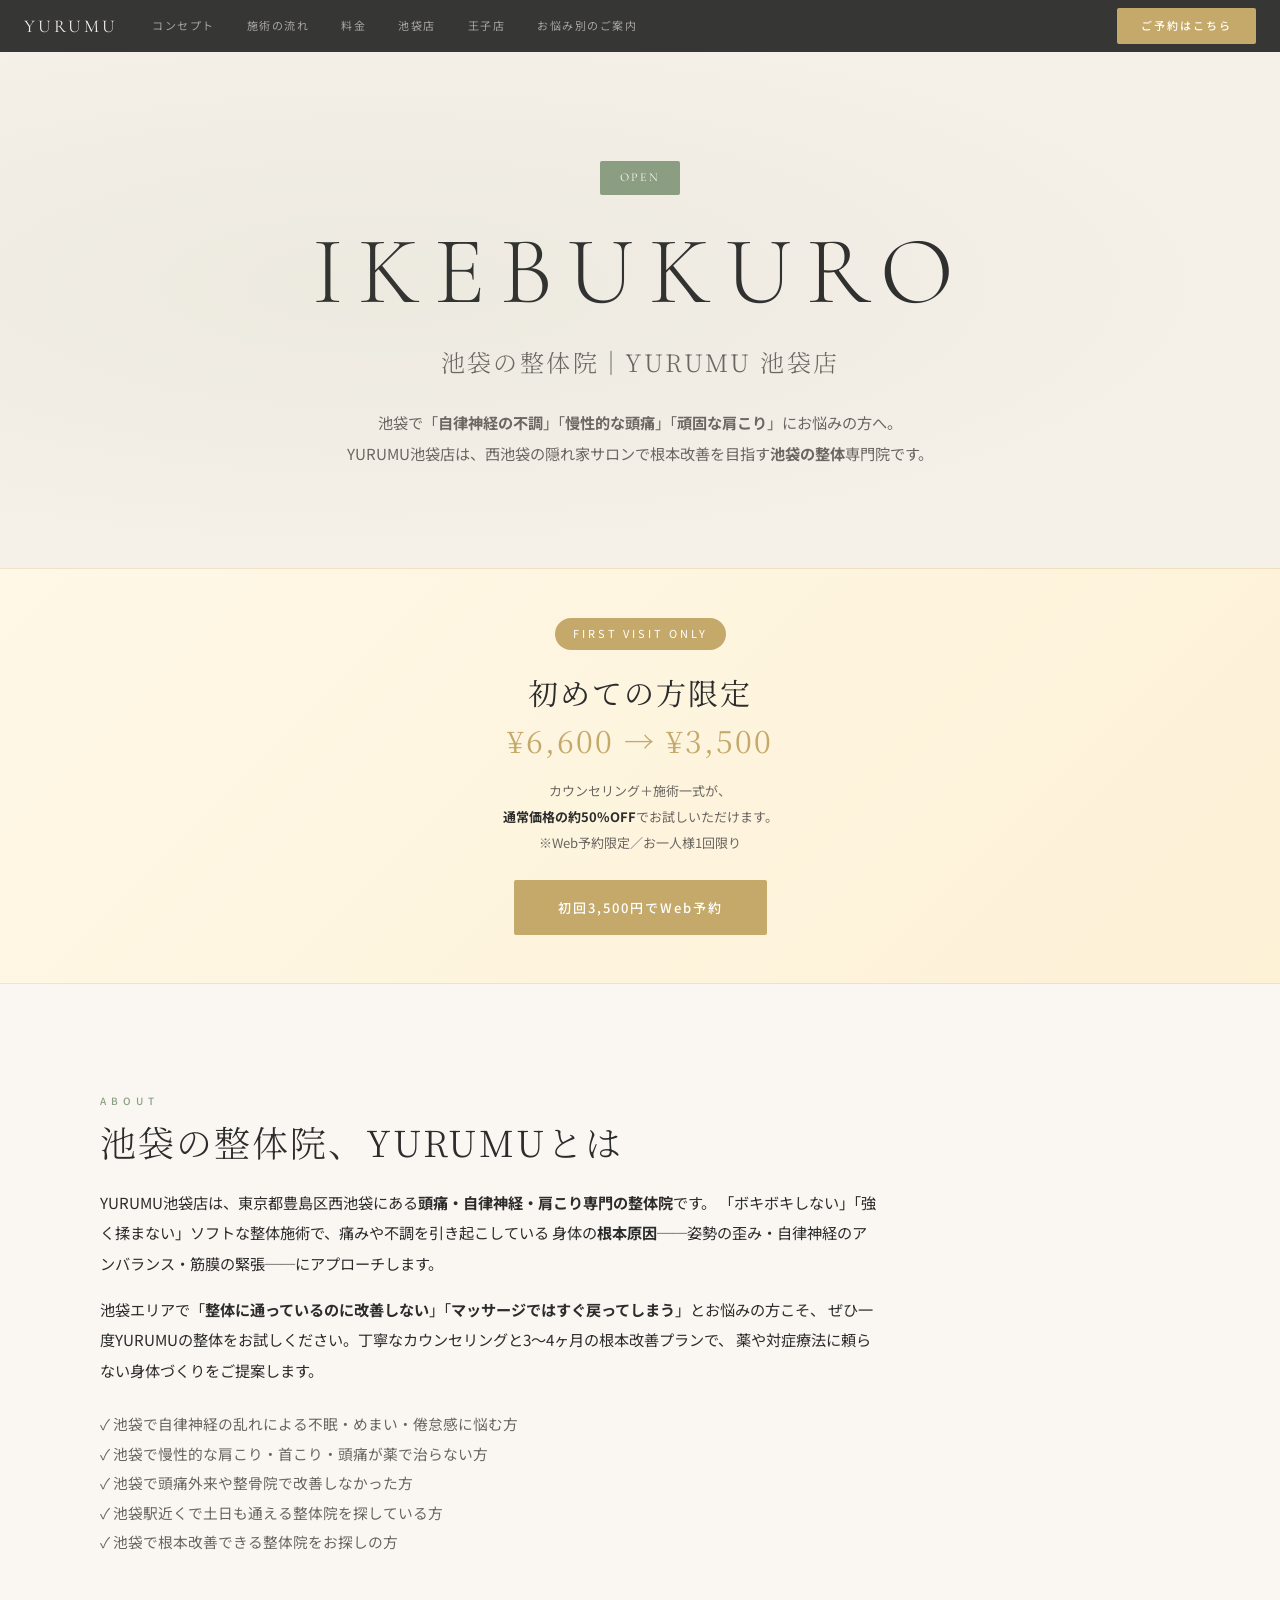
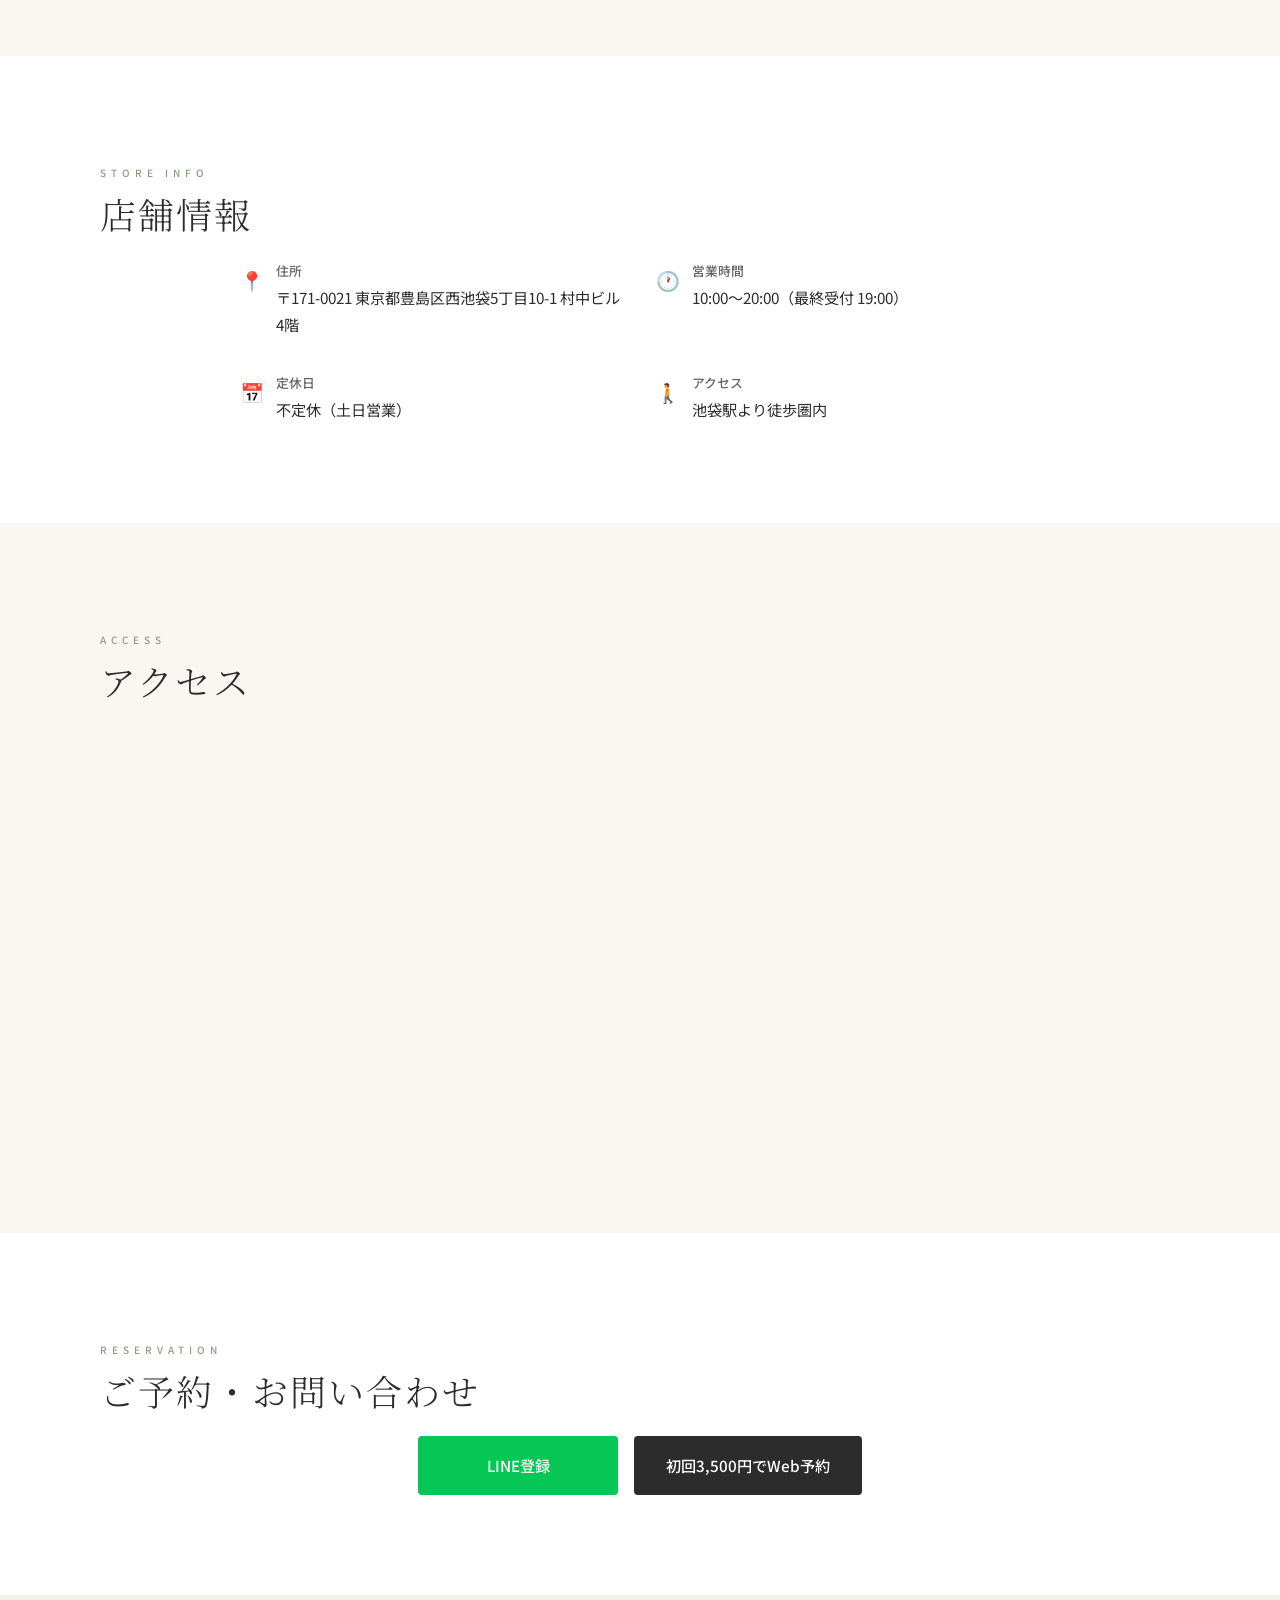
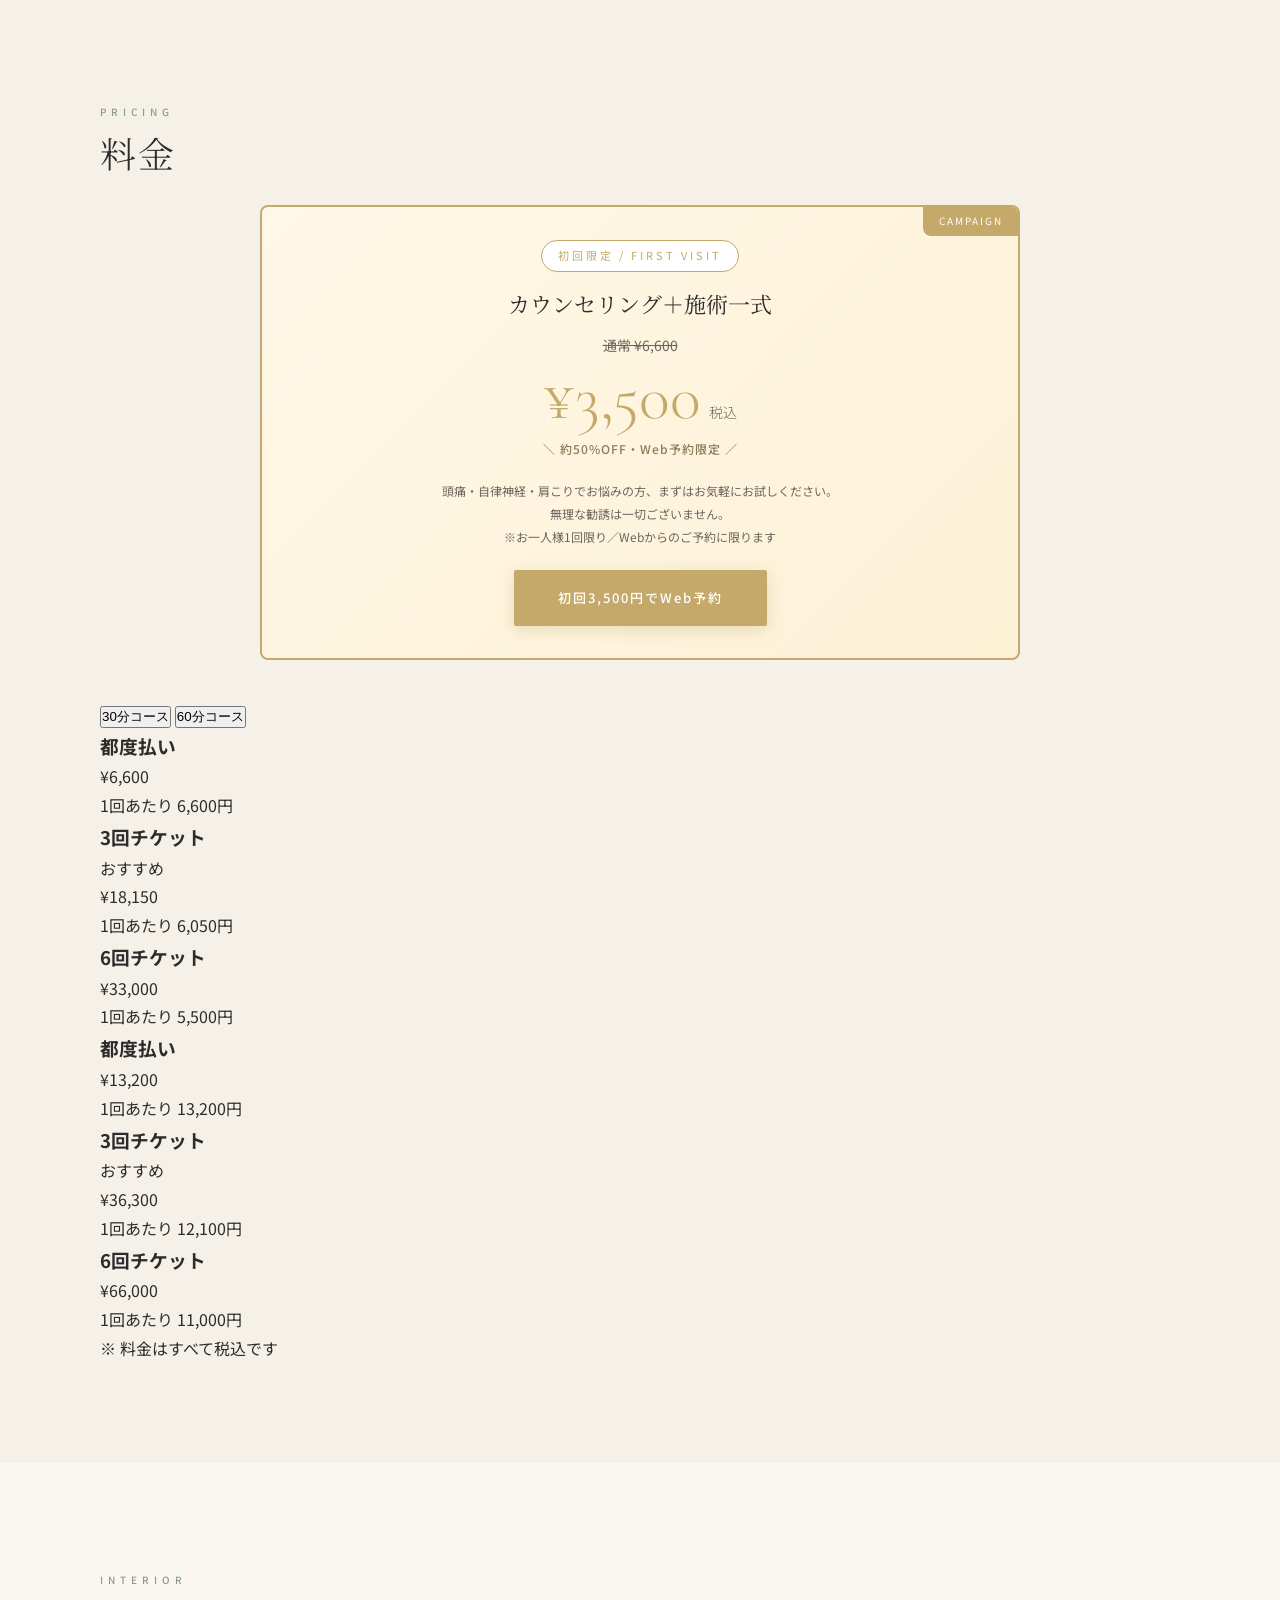
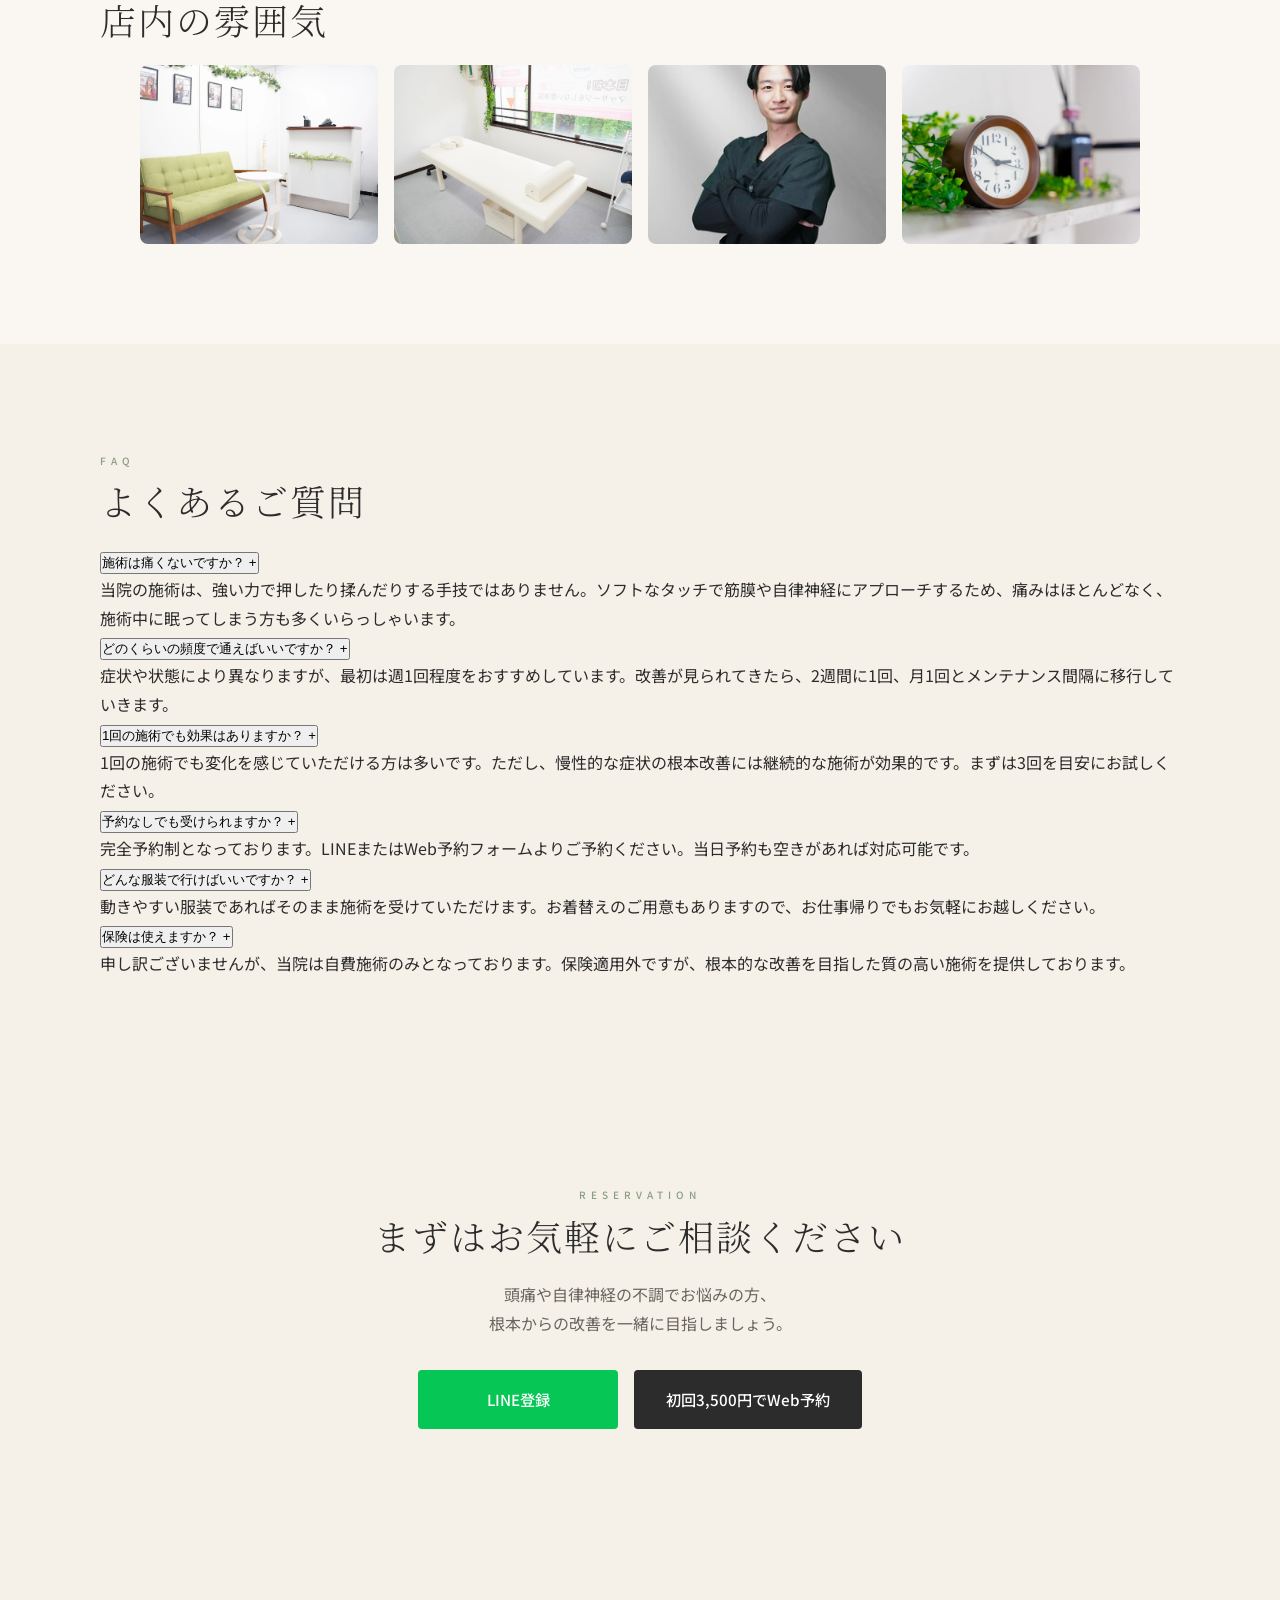
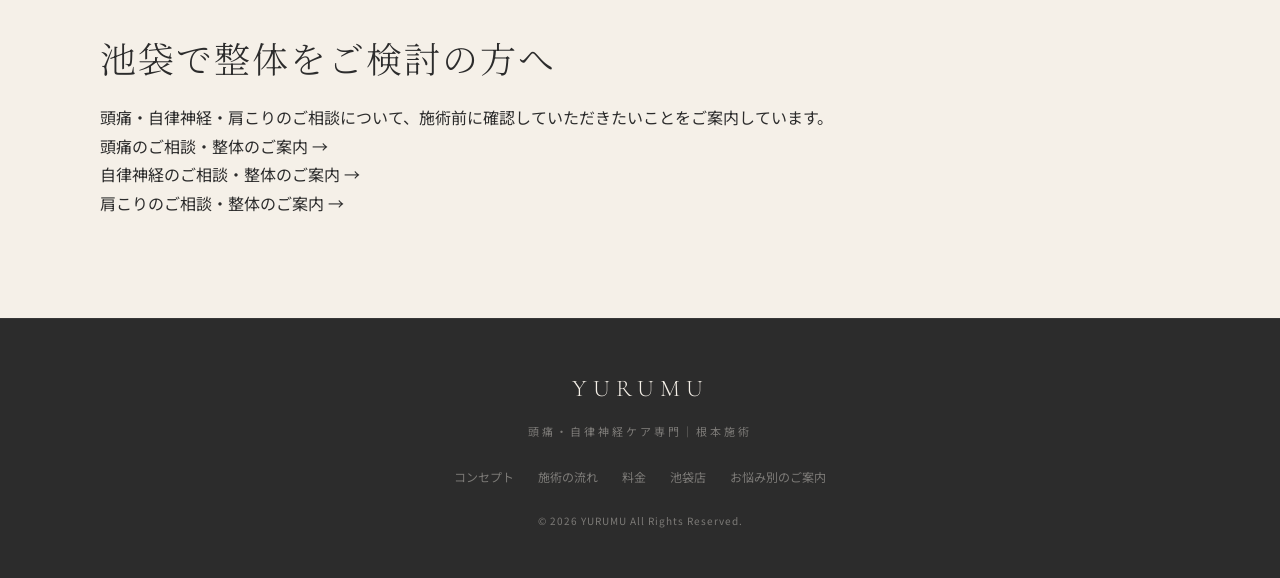
<file: stores/ikebukuro.html>
<!DOCTYPE html>
<html lang="ja">
<head>
  <meta charset="UTF-8">
  <meta name="viewport" content="width=device-width, initial-scale=1.0">
  <title>池袋の整体【YURUMU 池袋店】自律神経・肩こり・頭痛専門｜西池袋</title>
  <meta name="description" content="池袋の整体ならYURUMU池袋店。自律神経・肩こり・頭痛・めまい・不眠を根本から整える整体専門院。西池袋5丁目、池袋駅徒歩圏内。完全予約制・土日営業。初回限定3,500円のお試しコースあり。ボキボキしないソフト整体で慢性的な不調を改善。">
    <meta name="robots" content="index,follow,max-image-preview:large,max-snippet:-1,max-video-preview:-1">
  <meta name="googlebot" content="index,follow">
  <meta name="theme-color" content="#8B9E82">
          <link rel="canonical" href="https://daikiwakabayash.github.io/YURUMU/stores/ikebukuro.html">
  <link rel="alternate" hreflang="ja" href="https://daikiwakabayash.github.io/YURUMU/stores/ikebukuro.html">

  <!-- Open Graph -->
  <meta property="og:locale" content="ja_JP">
  <meta property="og:site_name" content="YURUMU｜頭痛・自律神経・肩こりの根本施術専門">
  <meta property="og:title" content="池袋の整体【YURUMU 池袋店】自律神経・肩こり・頭痛専門">
  <meta property="og:description" content="池袋駅徒歩圏内の整体院。自律神経・肩こり・頭痛を根本から整える専門サロン。初回限定3,500円・土日営業・完全予約制。">
  <meta property="og:type" content="website">
  <meta property="og:url" content="https://daikiwakabayash.github.io/YURUMU/stores/ikebukuro.html">
  <meta property="og:image" content="https://daikiwakabayash.github.io/YURUMU/images/store-ikebukuro.jpg">
  <meta property="og:image:alt" content="YURUMU 池袋店 - 池袋の整体院">

  <!-- Twitter Card -->
  <meta name="twitter:card" content="summary_large_image">
  <meta name="twitter:title" content="池袋の整体【YURUMU 池袋店】自律神経・肩こり・頭痛専門">
  <meta name="twitter:description" content="池袋駅徒歩圏内の整体院。初回限定3,500円・土日営業・完全予約制。">
  <meta name="twitter:image" content="https://daikiwakabayash.github.io/YURUMU/images/store-ikebukuro.jpg">

  <link rel="preconnect" href="https://fonts.googleapis.com">
  <link rel="preconnect" href="https://fonts.gstatic.com" crossorigin>
  <link href="https://fonts.googleapis.com/css2?family=Cormorant+Garamond:ital,wght@0,300;0,400;0,600;1,300;1,400&family=Noto+Sans+JP:wght@300;400;500;700&family=Noto+Serif+JP:wght@300;400;600&display=swap" rel="stylesheet">
  <link rel="stylesheet" href="../css/style.css">
  <style>
    .store-hero {
      position: relative;
      background: var(--cream);
      padding: 160px 24px 100px;
      text-align: center;
      overflow: hidden;
    }
    .store-hero::before {
      content: '';
      position: absolute;
      top: 0;
      left: 0;
      right: 0;
      bottom: 0;
      background: radial-gradient(ellipse at 30% 50%, rgba(139,158,130,.08) 0%, transparent 70%);
      pointer-events: none;
    }
    .store-hero__badge {
      display: inline-block;
      background: var(--sage);
      color: var(--white);
      font-family: 'Cormorant Garamond', serif;
      font-size: 0.75rem;
      letter-spacing: 0.2em;
      padding: 6px 20px;
      border-radius: 2px;
      margin-bottom: 24px;
    }
    .store-hero__en {
      font-family: 'Cormorant Garamond', serif;
      font-size: clamp(3rem, 8vw, 6rem);
      font-weight: 300;
      letter-spacing: 0.15em;
      color: var(--charcoal);
      line-height: 1.1;
      margin-bottom: 16px;
    }
    .store-hero__ja {
      font-family: 'Noto Serif JP', serif;
      font-size: clamp(1rem, 2.5vw, 1.5rem);
      font-weight: 300;
      color: var(--warm-gray);
      letter-spacing: 0.1em;
    }

    .store-info {
      background: var(--white);
    }
    .store-info__grid {
      display: grid;
      grid-template-columns: repeat(2, 1fr);
      gap: 32px;
      max-width: 800px;
      margin: 0 auto;
    }
    .store-info__item {
      display: flex;
      align-items: flex-start;
      gap: 12px;
      font-size: 0.95rem;
      line-height: 1.8;
      color: var(--text-primary);
    }
    .store-info__icon {
      font-size: 1.2rem;
      flex-shrink: 0;
      margin-top: 4px;
    }
    .store-info__label {
      font-weight: 500;
      font-size: 0.8rem;
      color: var(--warm-gray);
      display: block;
      margin-bottom: 2px;
    }

    .store-map {
      background: var(--cream-light);
    }
    .store-map iframe {
      width: 100%;
      height: 400px;
      border: 0;
      border-radius: 8px;
    }

    .store-booking {
      background: var(--white);
    }
    .store-booking__buttons {
      display: flex;
      gap: 16px;
      justify-content: center;
      flex-wrap: wrap;
      max-width: 700px;
      margin: 0 auto;
    }
    .store-booking__btn {
      display: inline-flex;
      align-items: center;
      gap: 8px;
      padding: 16px 32px;
      border-radius: 4px;
      font-size: 0.95rem;
      font-weight: 500;
      text-decoration: none;
      transition: all 0.3s ease;
      min-width: 200px;
      justify-content: center;
    }
    .store-booking__btn--tel {
      background: var(--sage);
      color: var(--white);
    }
    .store-booking__btn--tel:hover {
      background: var(--sage-dark);
    }
    .store-booking__btn--line {
      background: #06C755;
      color: var(--white);
    }
    .store-booking__btn--line:hover {
      background: #05b04c;
    }
    .store-booking__btn--reserve {
      background: var(--charcoal);
      color: var(--white);
    }
    .store-booking__btn--reserve:hover {
      background: #1a1a1a;
    }

    .store-gallery {
      background: var(--cream-light);
    }
    .store-gallery__grid {
      display: grid;
      grid-template-columns: repeat(4, 1fr);
      gap: 16px;
      max-width: 1000px;
      margin: 0 auto;
    }
    .store-gallery__item {
      aspect-ratio: 4 / 3;
      border-radius: 8px;
      overflow: hidden;
      background: var(--cream);
    }
    .store-gallery__item img {
      width: 100%;
      height: 100%;
      object-fit: cover;
      transition: transform 0.5s ease;
    }
    .store-gallery__item:hover img {
      transform: scale(1.05);
    }

    @media (max-width: 768px) {
      .store-hero {
        padding: 120px 20px 72px;
      }
      .store-info__grid {
        grid-template-columns: 1fr;
        gap: 24px;
      }
      .store-booking__buttons {
        flex-direction: column;
        align-items: center;
      }
      .store-booking__btn {
        width: 100%;
        max-width: 320px;
      }
      .store-gallery__grid {
        grid-template-columns: repeat(2, 1fr);
      }
      .store-map iframe {
        height: 300px;
      }
    }
  </style>

  <!-- Structured Data: MedicalBusiness (池袋店) -->
  

  <!-- Structured Data: BreadcrumbList -->
  

  <!-- Structured Data: FAQPage (池袋店) -->
  
<script type="application/ld+json">{"@context":"https://schema.org","@type":"HealthAndBeautyBusiness","@id":"https://daikiwakabayash.github.io/YURUMU/stores/ikebukuro.html#business","name":"YURUMU 池袋店","url":"https://daikiwakabayash.github.io/YURUMU/stores/ikebukuro.html","address":{"@type":"PostalAddress","streetAddress":"西池袋5丁目10-1 村中ビル4階","addressLocality":"豊島区","addressRegion":"東京都","postalCode":"171-0021","addressCountry":"JP"},"areaServed":["池袋","豊島区"]}</script></head>
<body>

  <nav class="store-bar">
    <div class="store-bar__left">
      <div class="store-bar__logo"><a href="../">YURUMU</a></div>
      <div class="nav-links">
        <a href="../#concept" class="nav-link">コンセプト</a>
        <a href="../#approach" class="nav-link">施術の流れ</a>
        <a href="../#pricing" class="nav-link">料金</a>
        <a href="../stores/ikebukuro.html" class="nav-link">池袋店</a>
        <a href="../stores/oji.html" class="nav-link">王子店</a>
        <a href="../symptoms/headache.html" class="nav-link">お悩み別のご案内</a>
      </div>
    </div>
    <a href="../#stores" class="store-bar__cta">ご予約はこちら</a>
  </nav>

  <!-- Hero -->
  <section class="store-hero">
    <span class="store-hero__badge">OPEN</span>
    <h1 class="store-hero__en">IKEBUKURO</h1>
    <p class="store-hero__ja">池袋の整体院｜YURUMU 池袋店</p>
    <p class="store-hero__lead" style="margin-top:24px;color:var(--warm-gray);font-size:0.95rem;line-height:2;max-width:680px;margin-left:auto;margin-right:auto;">
      池袋で「<strong>自律神経の不調</strong>」「<strong>慢性的な頭痛</strong>」「<strong>頑固な肩こり</strong>」にお悩みの方へ。<br>
      YURUMU池袋店は、西池袋の隠れ家サロンで根本改善を目指す<strong>池袋の整体</strong>専門院です。
    </p>
  </section>

  <!-- 初回限定オファー -->
  <section class="store-first-offer" style="background:linear-gradient(135deg,#FFF8E7 0%,#FDF1D6 100%);padding:48px 24px;text-align:center;border-top:1px solid rgba(196,169,106,.25);border-bottom:1px solid rgba(196,169,106,.25)">
    <div style="max-width:720px;margin:0 auto">
      <div style="display:inline-block;background:#C4A96A;color:#fff;font-size:11px;letter-spacing:3px;padding:6px 18px;border-radius:30px;margin-bottom:18px">FIRST VISIT ONLY</div>
      <h2 style="font-family:'Noto Serif JP',serif;font-size:clamp(22px,4vw,30px);font-weight:400;line-height:1.6;letter-spacing:2px;margin-bottom:14px;color:#2C2C2C">
        初めての方限定<br>
        <span style="color:#C4A96A">¥6,600 → ¥3,500</span>
      </h2>
      <p style="font-size:13px;color:#6B6560;line-height:2;margin-bottom:24px">
        カウンセリング＋施術一式が、<br>
        <strong style="color:#2C2C2C">通常価格の約50%OFF</strong>でお試しいただけます。<br>
        ※Web予約限定／お一人様1回限り
      </p>
      <a href="https://form.salonone.net/brands/4026/shops/36557/form/ockrqsGXXxpo.html" target="_blank" rel="noopener" style="display:inline-block;background:#C4A96A;color:#fff;font-size:13px;letter-spacing:2px;padding:16px 44px;border-radius:2px;font-weight:500;text-decoration:none">初回3,500円でWeb予約</a>
    </div>
  </section>

  <!-- About 池袋整体 -->
  <section class="store-about section" style="background:var(--cream-light, #FAF7F2)">
    <div class="section-inner">
      <span class="section-label">ABOUT</span>
      <h2 class="section-title">池袋の整体院、YURUMUとは</h2>
      <p style="font-size:0.95rem;line-height:2;color:var(--text-primary);max-width:780px">
        YURUMU池袋店は、東京都豊島区西池袋にある<strong>頭痛・自律神経・肩こり専門の整体院</strong>です。
        「ボキボキしない」「強く揉まない」ソフトな整体施術で、痛みや不調を引き起こしている
        身体の<strong>根本原因</strong>──姿勢の歪み・自律神経のアンバランス・筋膜の緊張──にアプローチします。
      </p>
      <p style="font-size:0.95rem;line-height:2;color:var(--text-primary);max-width:780px;margin-top:16px">
        池袋エリアで「<strong>整体に通っているのに改善しない</strong>」「<strong>マッサージではすぐ戻ってしまう</strong>」とお悩みの方こそ、
        ぜひ一度YURUMUの整体をお試しください。丁寧なカウンセリングと3〜4ヶ月の根本改善プランで、
        薬や対症療法に頼らない身体づくりをご提案します。
      </p>
      <ul style="margin-top:24px;list-style:none;padding:0;font-size:0.92rem;line-height:2;color:var(--warm-gray)">
        <li>✓ 池袋で自律神経の乱れによる不眠・めまい・倦怠感に悩む方</li>
        <li>✓ 池袋で慢性的な肩こり・首こり・頭痛が薬で治らない方</li>
        <li>✓ 池袋で頭痛外来や整骨院で改善しなかった方</li>
        <li>✓ 池袋駅近くで土日も通える整体院を探している方</li>
        <li>✓ 池袋で根本改善できる整体院をお探しの方</li>
      </ul>
    </div>
  </section>

  <!-- Store Info -->
  <section class="store-info section">
    <div class="section-inner">
      <span class="section-label">STORE INFO</span>
      <h2 class="section-title">店舗情報</h2>
      <div class="store-info__grid">
        <div class="store-info__item">
          <span class="store-info__icon">📍</span>
          <div>
            <span class="store-info__label">住所</span>
            〒171-0021 東京都豊島区西池袋5丁目10-1 村中ビル4階
          </div>
        </div>
        <div class="store-info__item">
          <span class="store-info__icon">🕐</span>
          <div>
            <span class="store-info__label">営業時間</span>
            10:00〜20:00（最終受付 19:00）
          </div>
        </div>
        <div class="store-info__item">
          <span class="store-info__icon">📅</span>
          <div>
            <span class="store-info__label">定休日</span>
            不定休（土日営業）
          </div>
        </div>
        <div class="store-info__item">
          <span class="store-info__icon">🚶</span>
          <div>
            <span class="store-info__label">アクセス</span>
            池袋駅より徒歩圏内
          </div>
        </div>
      </div>
    </div>
  </section>

  <!-- Map -->
  <section class="store-map section">
    <div class="section-inner">
      <span class="section-label">ACCESS</span>
      <h2 class="section-title">アクセス</h2>
      <iframe
        src="https://maps.google.com/maps?q=%E6%9D%B1%E4%BA%AC%E9%83%BD%E8%B1%8A%E5%B3%B6%E5%8C%BA%E8%A5%BF%E6%B1%A0%E8%A2%8B5%E4%B8%81%E7%9B%AE10-1%20%E6%9D%91%E4%B8%AD%E3%83%93%E3%83%AB&amp;z=17&amp;output=embed"
        allowfullscreen=""
        loading="lazy"
        referrerpolicy="no-referrer-when-downgrade"
        title="YURUMU池袋店 アクセスマップ">
      </iframe>
    </div>
  </section>

  <!-- Booking -->
  <section class="store-booking section">
    <div class="section-inner">
      <span class="section-label">RESERVATION</span>
      <h2 class="section-title">ご予約・お問い合わせ</h2>
      <div class="store-booking__buttons"><a href="https://lin.ee/sdDNpl5" class="store-booking__btn store-booking__btn--line" target="_blank" rel="noopener noreferrer">LINE登録</a><a href="https://form.salonone.net/brands/4026/shops/36557/form/ockrqsGXXxpo.html" class="store-booking__btn store-booking__btn--reserve" target="_blank" rel="noopener noreferrer">初回3,500円でWeb予約</a></div>
    </div>
  </section>

  <!-- Pricing -->
  <section class="section" id="pricing">
    <div class="section-inner">
      <span class="section-label">PRICING</span>
      <h2 class="section-title">料金</h2>

      <!-- 初回限定キャンペーン -->
      <div style="background:linear-gradient(135deg,#FFF8E7 0%,#FDF1D6 100%);border:2px solid #C4A96A;border-radius:8px;padding:32px 24px;margin:24px auto 40px;max-width:760px;text-align:center;position:relative;overflow:hidden">
        <div style="position:absolute;top:-1px;right:-1px;background:#C4A96A;color:#fff;font-size:10px;letter-spacing:2px;padding:6px 16px;border-bottom-left-radius:8px">CAMPAIGN</div>
        <div style="display:inline-block;background:#fff;border:1px solid #C4A96A;color:#C4A96A;font-size:11px;letter-spacing:3px;padding:5px 16px;border-radius:30px;margin-bottom:14px">初回限定 / FIRST VISIT</div>
        <div style="font-family:'Noto Serif JP',serif;font-size:clamp(18px,3vw,22px);font-weight:400;color:#2C2C2C;margin-bottom:12px;line-height:1.6">
          カウンセリング＋施術一式
        </div>
        <div style="font-size:14px;color:#6B6560;margin-bottom:8px">
          <span style="text-decoration:line-through">通常 ¥6,600</span>
        </div>
        <div style="font-family:'Cormorant Garamond',serif;font-size:clamp(40px,8vw,64px);font-weight:300;color:#C4A96A;line-height:1;margin-bottom:8px">
          ¥3,500<span style="font-size:14px;color:#6B6560;font-family:'Noto Sans JP',sans-serif;margin-left:8px">税込</span>
        </div>
        <div style="font-size:12px;color:#8B7B5C;font-weight:500;letter-spacing:1px;margin-bottom:20px">
          ＼ 約50%OFF・Web予約限定 ／
        </div>
        <p style="font-size:12px;color:#6B6560;line-height:1.9;margin-bottom:22px">
          頭痛・自律神経・肩こりでお悩みの方、まずはお気軽にお試しください。<br>
          無理な勧誘は一切ございません。<br>
          ※お一人様1回限り／Webからのご予約に限ります
        </p>
        <a href="https://form.salonone.net/brands/4026/shops/36557/form/ockrqsGXXxpo.html" target="_blank" rel="noopener" style="display:inline-block;background:#C4A96A;color:#fff;font-size:13px;letter-spacing:2px;padding:16px 44px;border-radius:2px;font-weight:500;text-decoration:none;box-shadow:0 4px 16px rgba(196,169,106,.35)">
          初回3,500円でWeb予約
        </a>
      </div>

      <div class="pricing-tabs">
        <button class="pricing-tab active" data-tab="30min">30分コース</button>
        <button class="pricing-tab" data-tab="60min">60分コース</button>
      </div>
      <div class="pricing-content active" id="30min">
        <div class="pricing-cards">
          <div class="pricing-card">
            <div class="pricing-card__header">
              <h3 class="pricing-card__title">都度払い</h3>
            </div>
            <div class="pricing-card__price">
              <span class="pricing-card__yen">&yen;</span>6,600
            </div>
            <p class="pricing-card__note">1回あたり 6,600円</p>
          </div>
          <div class="pricing-card pricing-card--recommended">
            <div class="pricing-card__header">
              <h3 class="pricing-card__title">3回チケット</h3>
              <span class="pricing-card__badge">おすすめ</span>
            </div>
            <div class="pricing-card__price">
              <span class="pricing-card__yen">&yen;</span>18,150
            </div>
            <p class="pricing-card__note">1回あたり 6,050円</p>
          </div>
          <div class="pricing-card">
            <div class="pricing-card__header">
              <h3 class="pricing-card__title">6回チケット</h3>
            </div>
            <div class="pricing-card__price">
              <span class="pricing-card__yen">&yen;</span>33,000
            </div>
            <p class="pricing-card__note">1回あたり 5,500円</p>
          </div>
        </div>
      </div>
      <div class="pricing-content" id="60min">
        <div class="pricing-cards">
          <div class="pricing-card">
            <div class="pricing-card__header">
              <h3 class="pricing-card__title">都度払い</h3>
            </div>
            <div class="pricing-card__price">
              <span class="pricing-card__yen">&yen;</span>13,200
            </div>
            <p class="pricing-card__note">1回あたり 13,200円</p>
          </div>
          <div class="pricing-card pricing-card--recommended">
            <div class="pricing-card__header">
              <h3 class="pricing-card__title">3回チケット</h3>
              <span class="pricing-card__badge">おすすめ</span>
            </div>
            <div class="pricing-card__price">
              <span class="pricing-card__yen">&yen;</span>36,300
            </div>
            <p class="pricing-card__note">1回あたり 12,100円</p>
          </div>
          <div class="pricing-card">
            <div class="pricing-card__header">
              <h3 class="pricing-card__title">6回チケット</h3>
            </div>
            <div class="pricing-card__price">
              <span class="pricing-card__yen">&yen;</span>66,000
            </div>
            <p class="pricing-card__note">1回あたり 11,000円</p>
          </div>
        </div>
      </div>
      <p class="pricing-note">※ 料金はすべて税込です</p>
    </div>
  </section>

  <!-- Gallery -->
  <section class="store-gallery section">
    <div class="section-inner">
      <span class="section-label">INTERIOR</span>
      <h2 class="section-title">店内の雰囲気</h2>
      <div class="store-gallery__grid">
        <div class="store-gallery__item">
          <img src="../images/interior-1.jpg" alt="YURUMU池袋店 店内写真1" loading="lazy">
        </div>
        <div class="store-gallery__item">
          <img src="../images/interior-2.jpg" alt="YURUMU池袋店 店内写真2" loading="lazy">
        </div>
        <div class="store-gallery__item">
          <img src="../images/interior-3.jpg" alt="YURUMU池袋店 店内写真3" loading="lazy">
        </div>
        <div class="store-gallery__item">
          <img src="../images/interior-4.jpg" alt="YURUMU池袋店 店内写真4" loading="lazy">
        </div>
      </div>
    </div>
  </section>

  <!-- FAQ -->
  <section class="section" id="faq">
    <div class="section-inner">
      <span class="section-label">FAQ</span>
      <h2 class="section-title">よくあるご質問</h2>
      <div class="faq-list">
        <div class="faq-item">
          <button class="faq-question">
            <span>施術は痛くないですか？</span>
            <span class="faq-icon">+</span>
          </button>
          <div class="faq-answer">
            <p>当院の施術は、強い力で押したり揉んだりする手技ではありません。ソフトなタッチで筋膜や自律神経にアプローチするため、痛みはほとんどなく、施術中に眠ってしまう方も多くいらっしゃいます。</p>
          </div>
        </div>
        <div class="faq-item">
          <button class="faq-question">
            <span>どのくらいの頻度で通えばいいですか？</span>
            <span class="faq-icon">+</span>
          </button>
          <div class="faq-answer">
            <p>症状や状態により異なりますが、最初は週1回程度をおすすめしています。改善が見られてきたら、2週間に1回、月1回とメンテナンス間隔に移行していきます。</p>
          </div>
        </div>
        <div class="faq-item">
          <button class="faq-question">
            <span>1回の施術でも効果はありますか？</span>
            <span class="faq-icon">+</span>
          </button>
          <div class="faq-answer">
            <p>1回の施術でも変化を感じていただける方は多いです。ただし、慢性的な症状の根本改善には継続的な施術が効果的です。まずは3回を目安にお試しください。</p>
          </div>
        </div>
        <div class="faq-item">
          <button class="faq-question">
            <span>予約なしでも受けられますか？</span>
            <span class="faq-icon">+</span>
          </button>
          <div class="faq-answer">
            <p>完全予約制となっております。LINEまたはWeb予約フォームよりご予約ください。当日予約も空きがあれば対応可能です。</p>
          </div>
        </div>
        <div class="faq-item">
          <button class="faq-question">
            <span>どんな服装で行けばいいですか？</span>
            <span class="faq-icon">+</span>
          </button>
          <div class="faq-answer">
            <p>動きやすい服装であればそのまま施術を受けていただけます。お着替えのご用意もありますので、お仕事帰りでもお気軽にお越しください。</p>
          </div>
        </div>
        <div class="faq-item">
          <button class="faq-question">
            <span>保険は使えますか？</span>
            <span class="faq-icon">+</span>
          </button>
          <div class="faq-answer">
            <p>申し訳ございませんが、当院は自費施術のみとなっております。保険適用外ですが、根本的な改善を目指した質の高い施術を提供しております。</p>
          </div>
        </div>
      </div>
    </div>
  </section>

  <!-- CTA -->
  <section class="section cta-section">
    <div class="section-inner" style="text-align: center;">
      <span class="section-label">RESERVATION</span>
      <h2 class="section-title">まずはお気軽にご相談ください</h2>
      <p style="color: var(--warm-gray); margin-bottom: 32px; line-height: 1.8;">
        頭痛や自律神経の不調でお悩みの方、<br>
        根本からの改善を一緒に目指しましょう。
      </p>
      <div class="store-booking__buttons"><a href="https://lin.ee/sdDNpl5" class="store-booking__btn store-booking__btn--line" target="_blank" rel="noopener noreferrer">LINE登録</a><a href="https://form.salonone.net/brands/4026/shops/36557/form/ockrqsGXXxpo.html" class="store-booking__btn store-booking__btn--reserve" target="_blank" rel="noopener noreferrer">初回3,500円でWeb予約</a></div>
    </div>
  </section>

<section><div class="section-inner"><h2 class="section-title">池袋で整体をご検討の方へ</h2><p>頭痛・自律神経・肩こりのご相談について、施術前に確認していただきたいことをご案内しています。</p><p><a href="../symptoms/headache.html">頭痛のご相談・整体のご案内 →</a></p><p><a href="../symptoms/autonomic.html">自律神経のご相談・整体のご案内 →</a></p><p><a href="../symptoms/shoulder.html">肩こりのご相談・整体のご案内 →</a></p></div></section><footer>
    <div class="logo"><a href="../" style="color:inherit">YURUMU</a></div>
    <div class="tagline">頭痛・自律神経ケア専門｜根本施術</div>
    <div class="links">
      <a href="../#concept">コンセプト</a>
      <a href="../#approach">施術の流れ</a>
      <a href="../#pricing">料金</a>
      <a href="../stores/ikebukuro.html">池袋店</a>
      
      <a href="../symptoms/headache.html">お悩み別のご案内</a>
    </div>
    <div class="copy">&copy; 2026 YURUMU All Rights Reserved.</div>
  </footer>

  <script src="../js/main.js"></script>
</body>
</html>
</file>
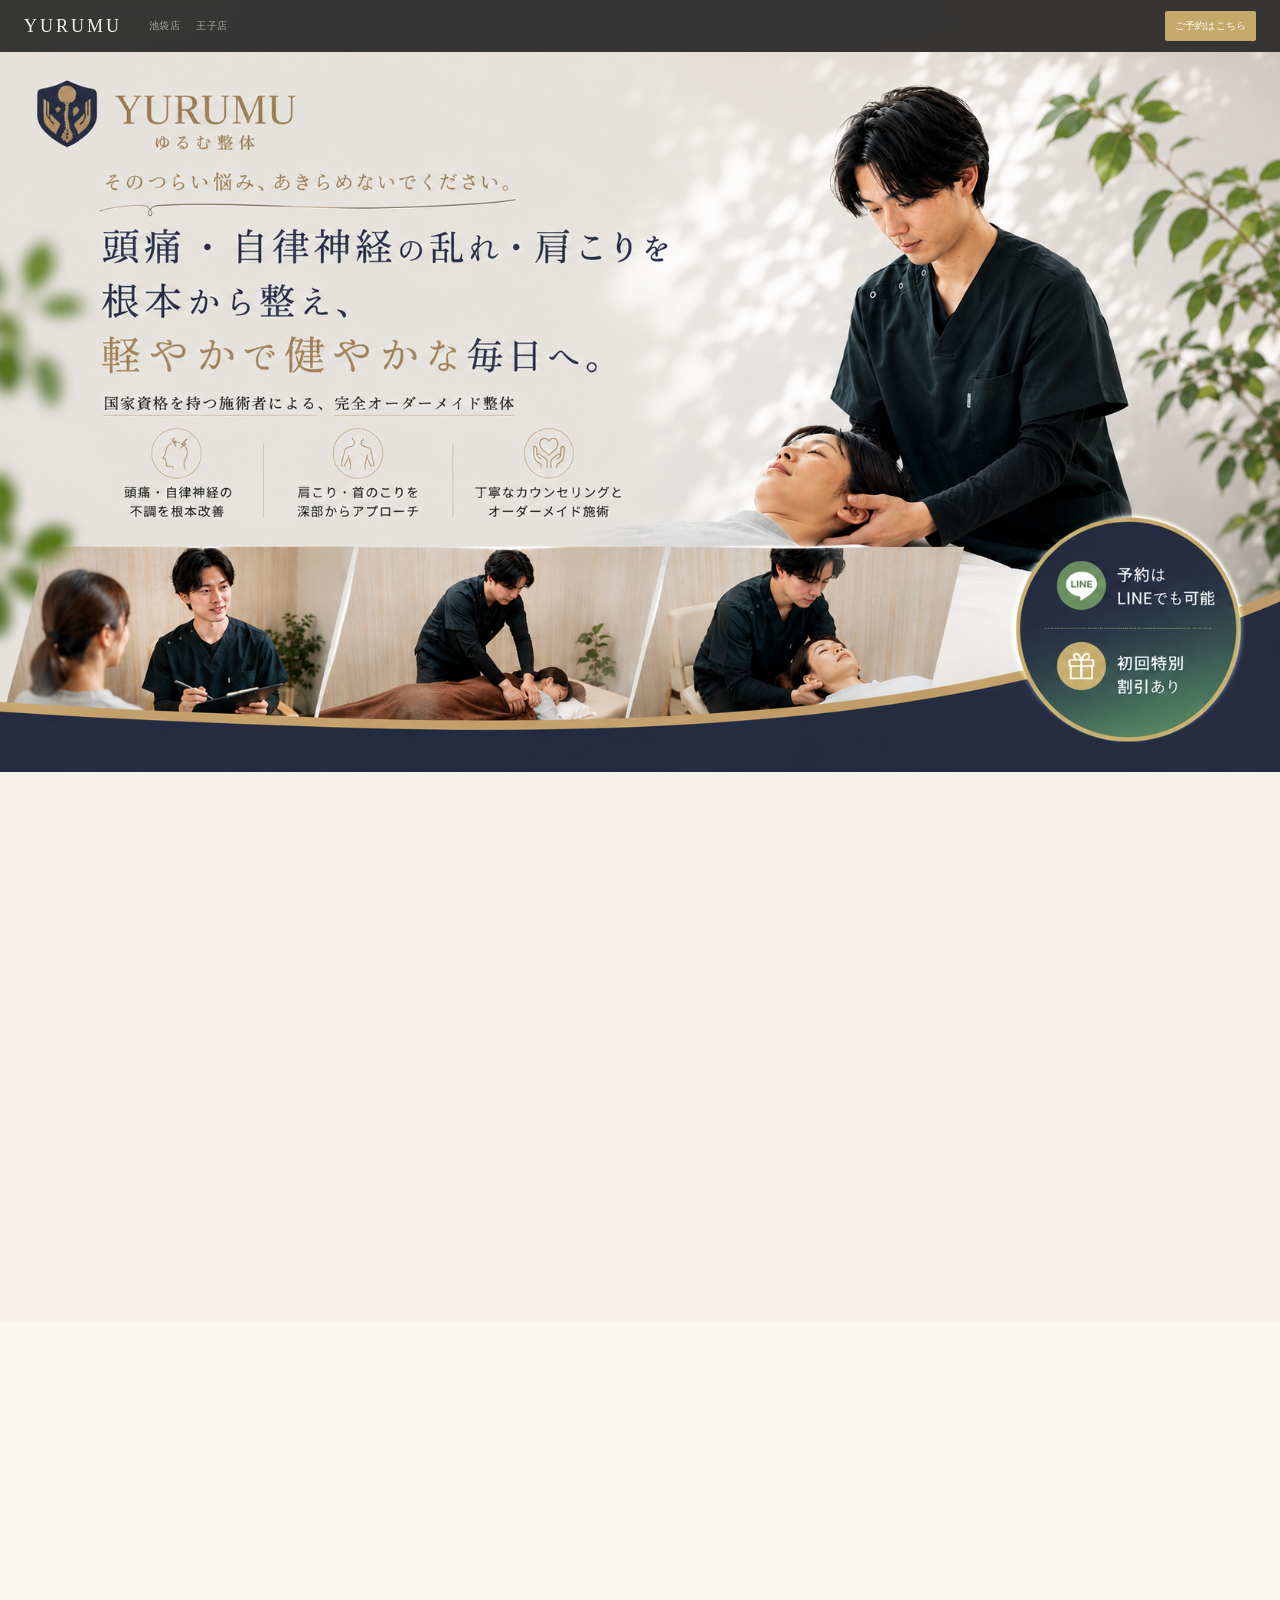
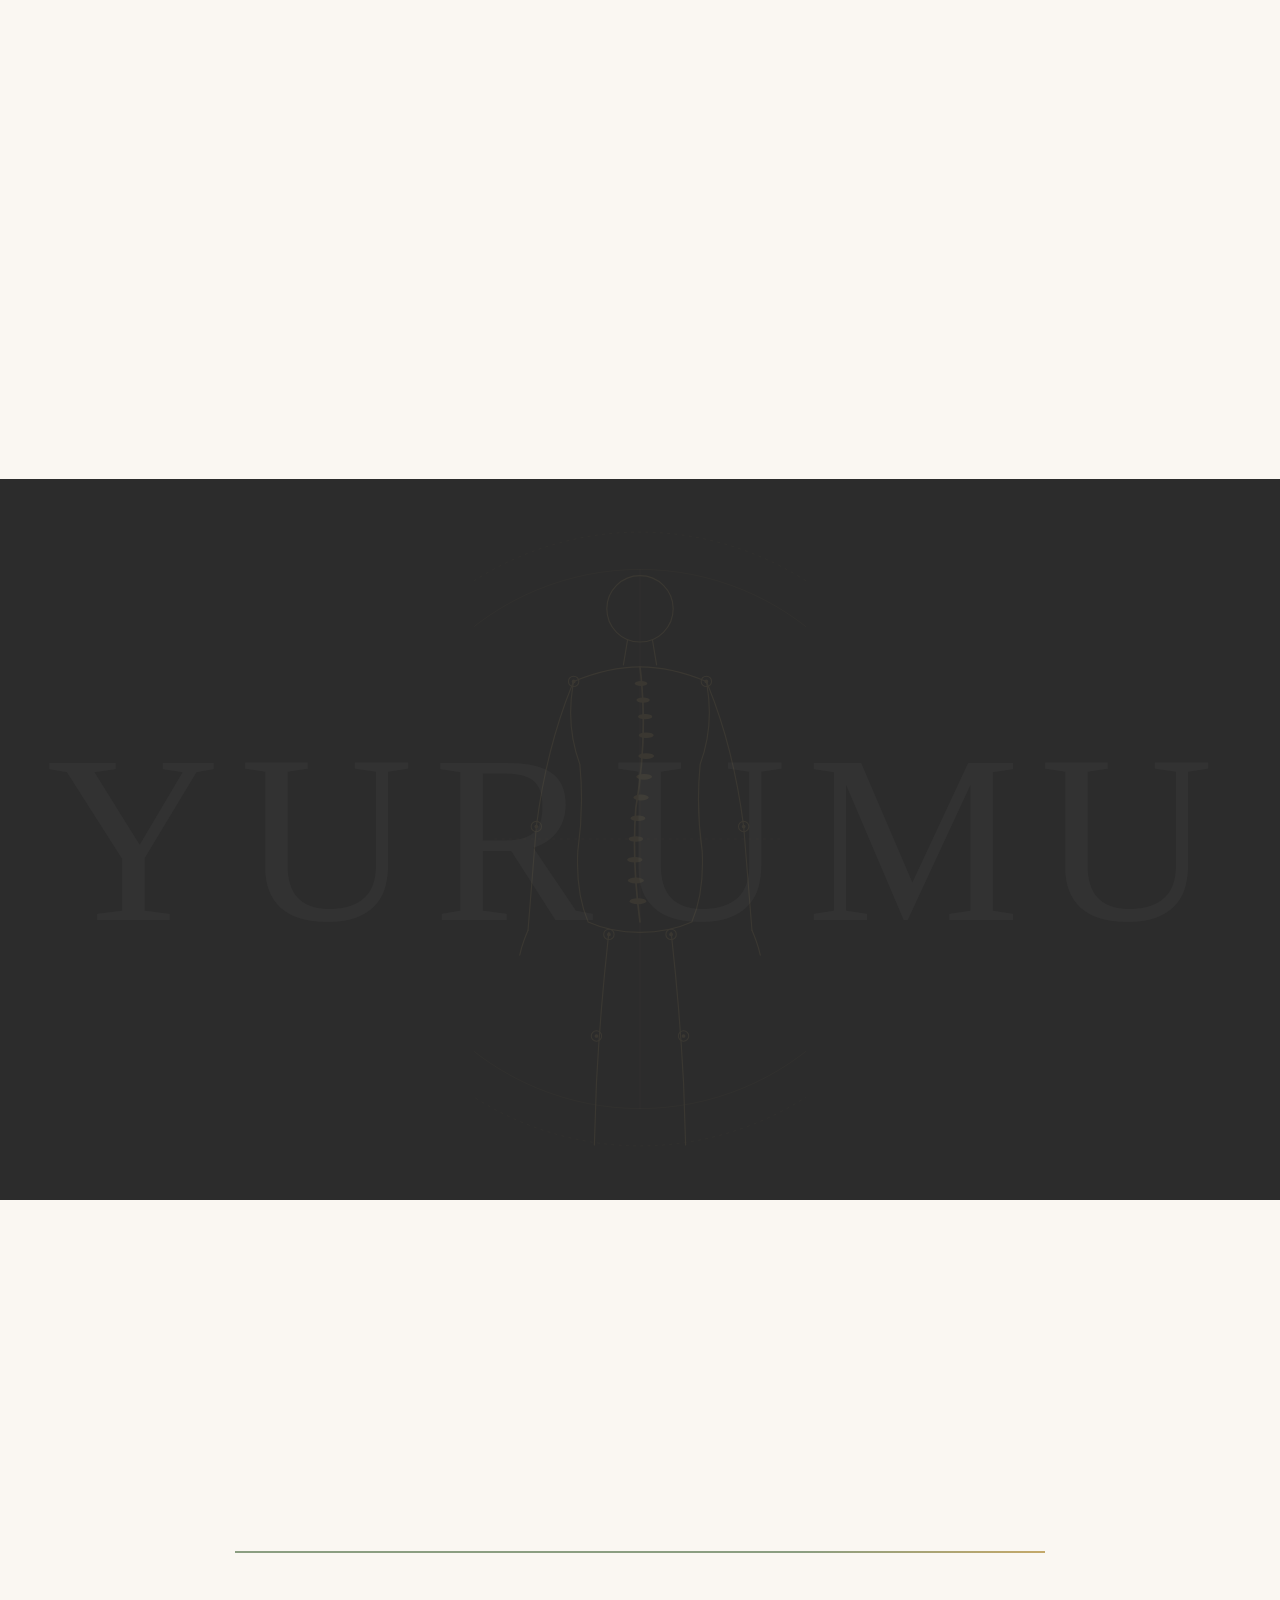
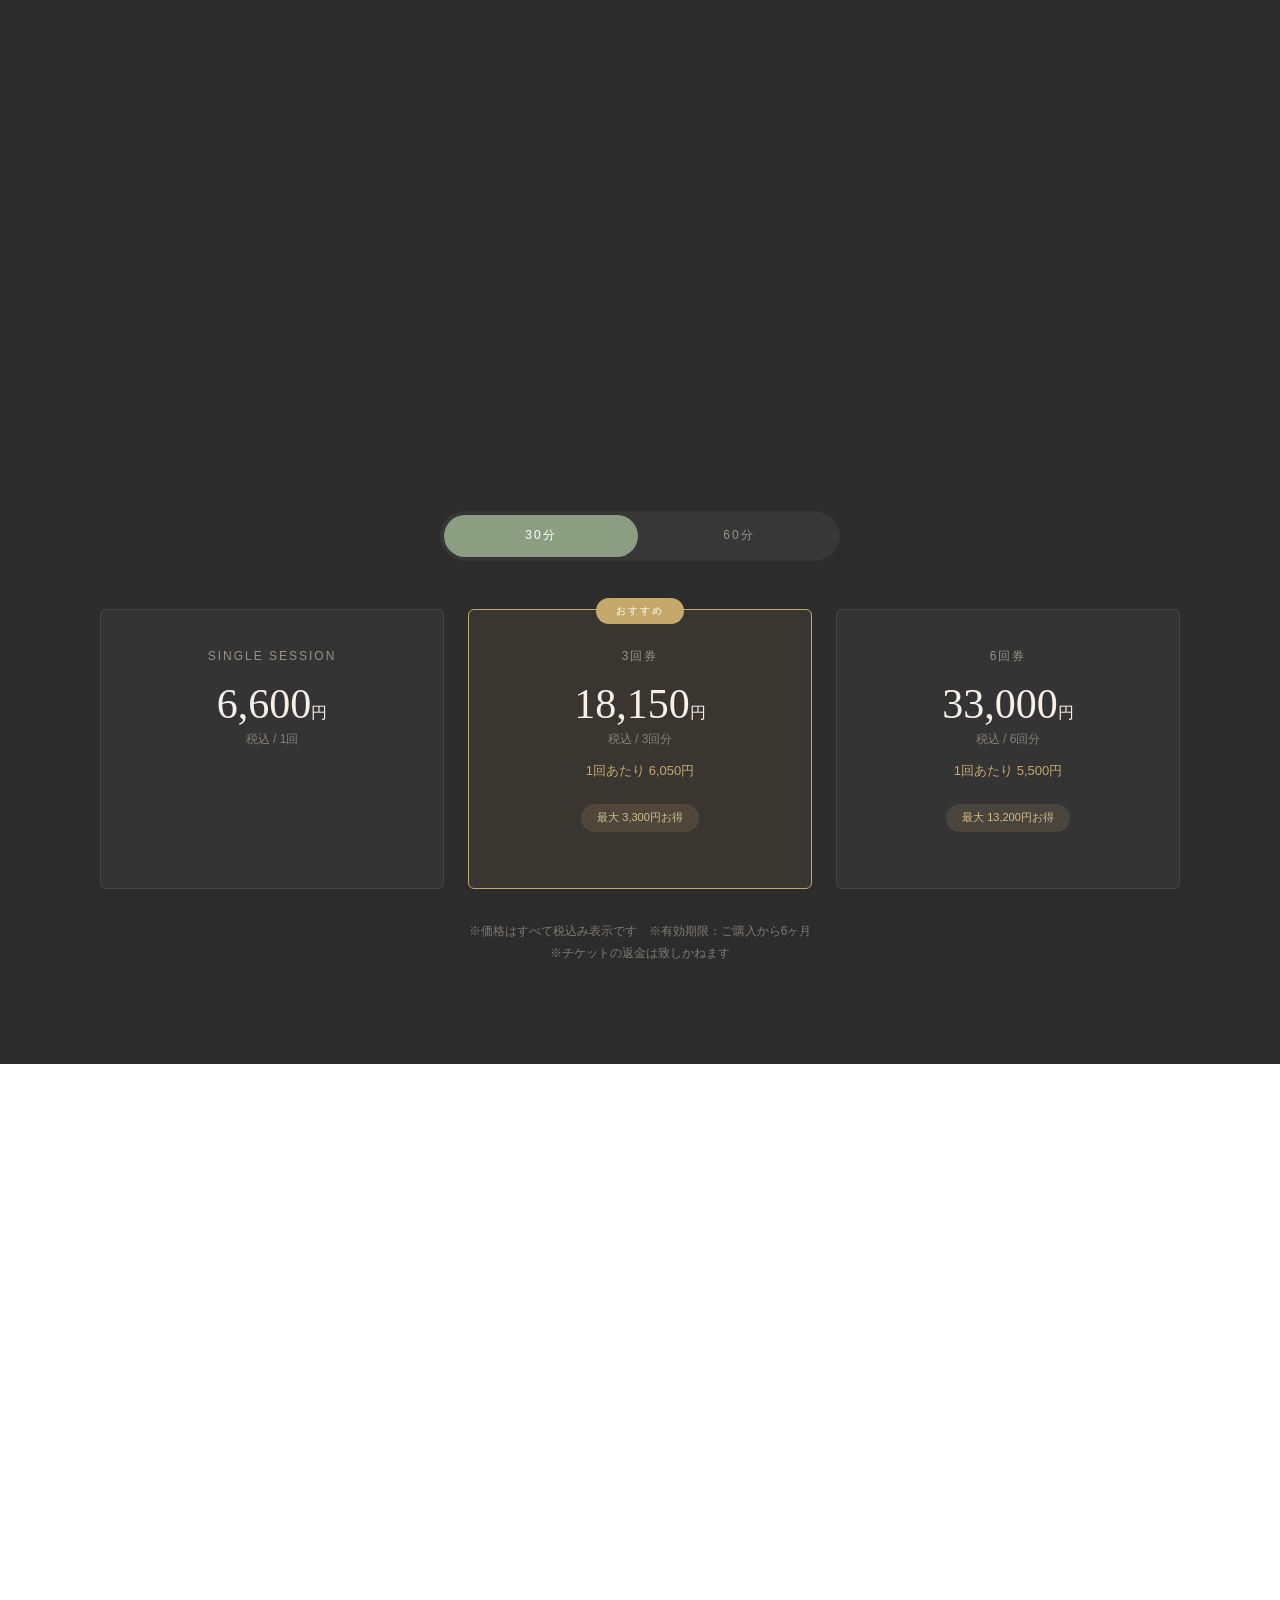
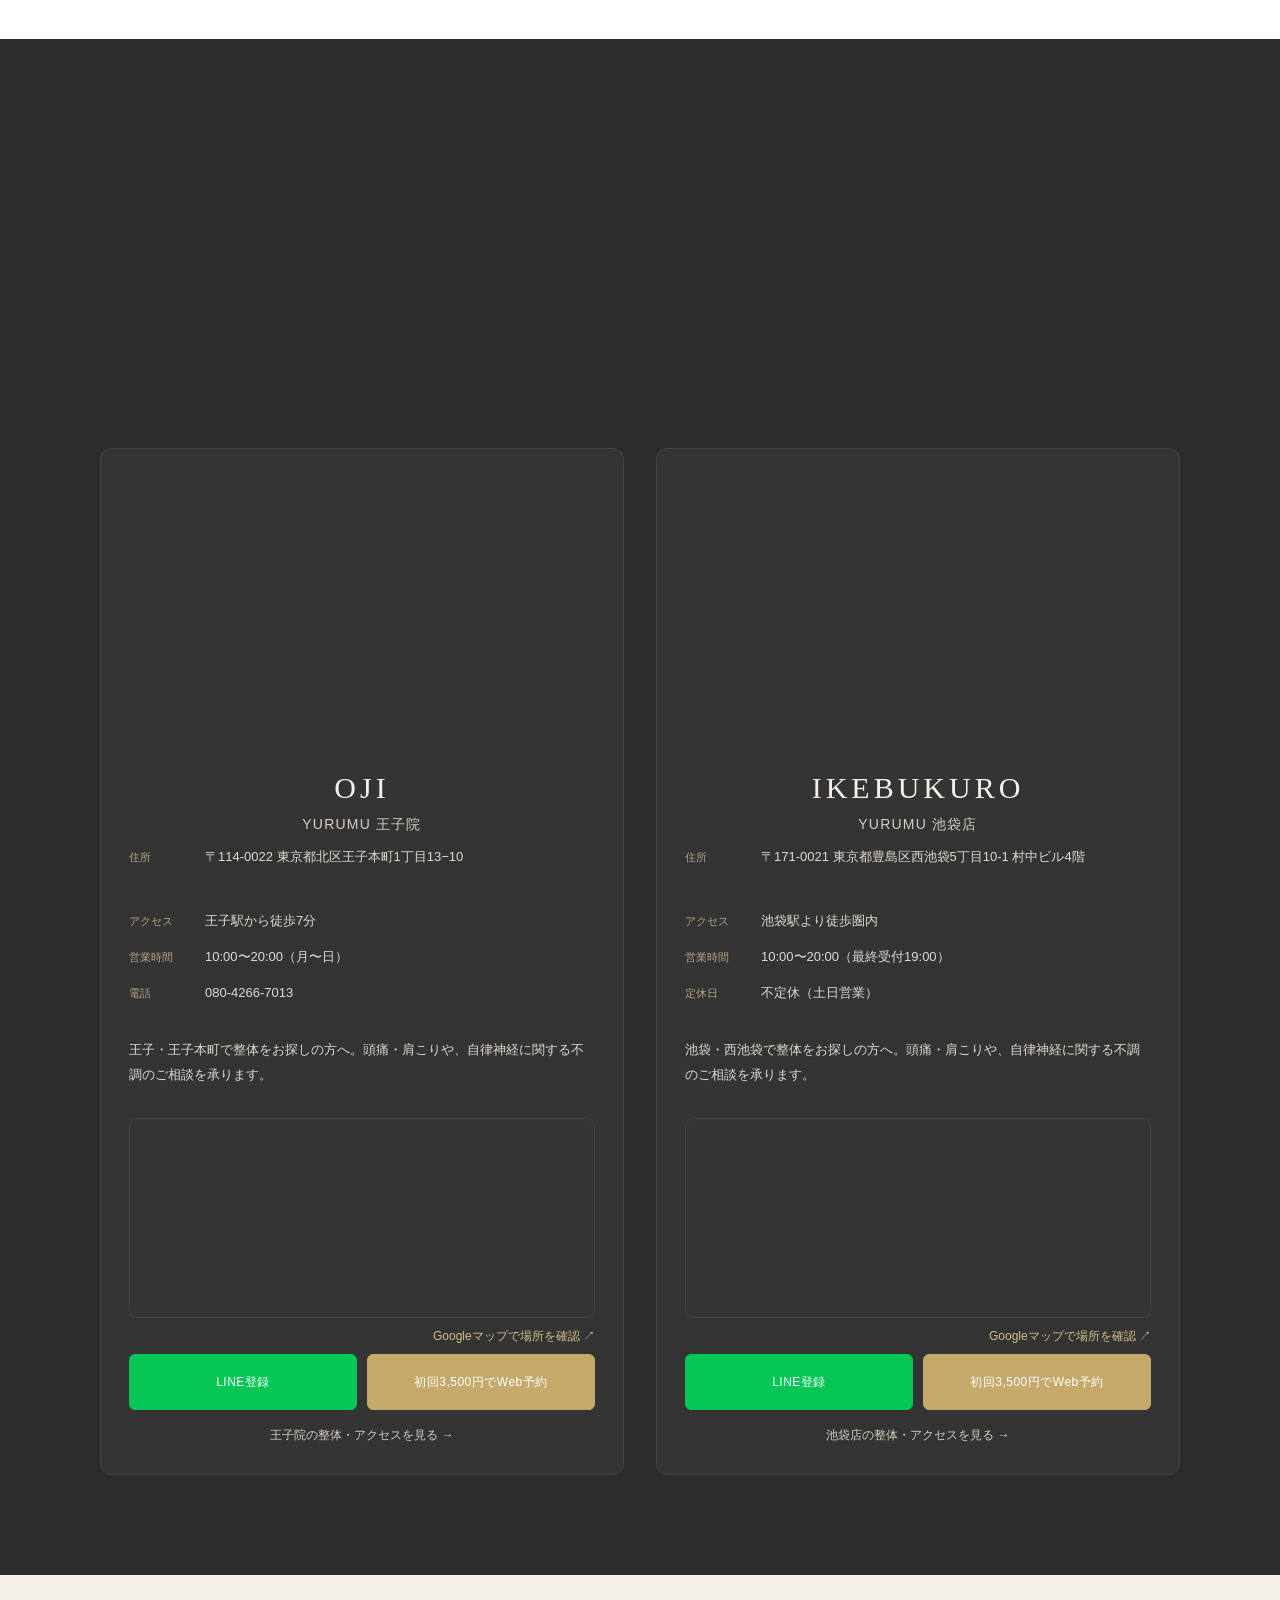
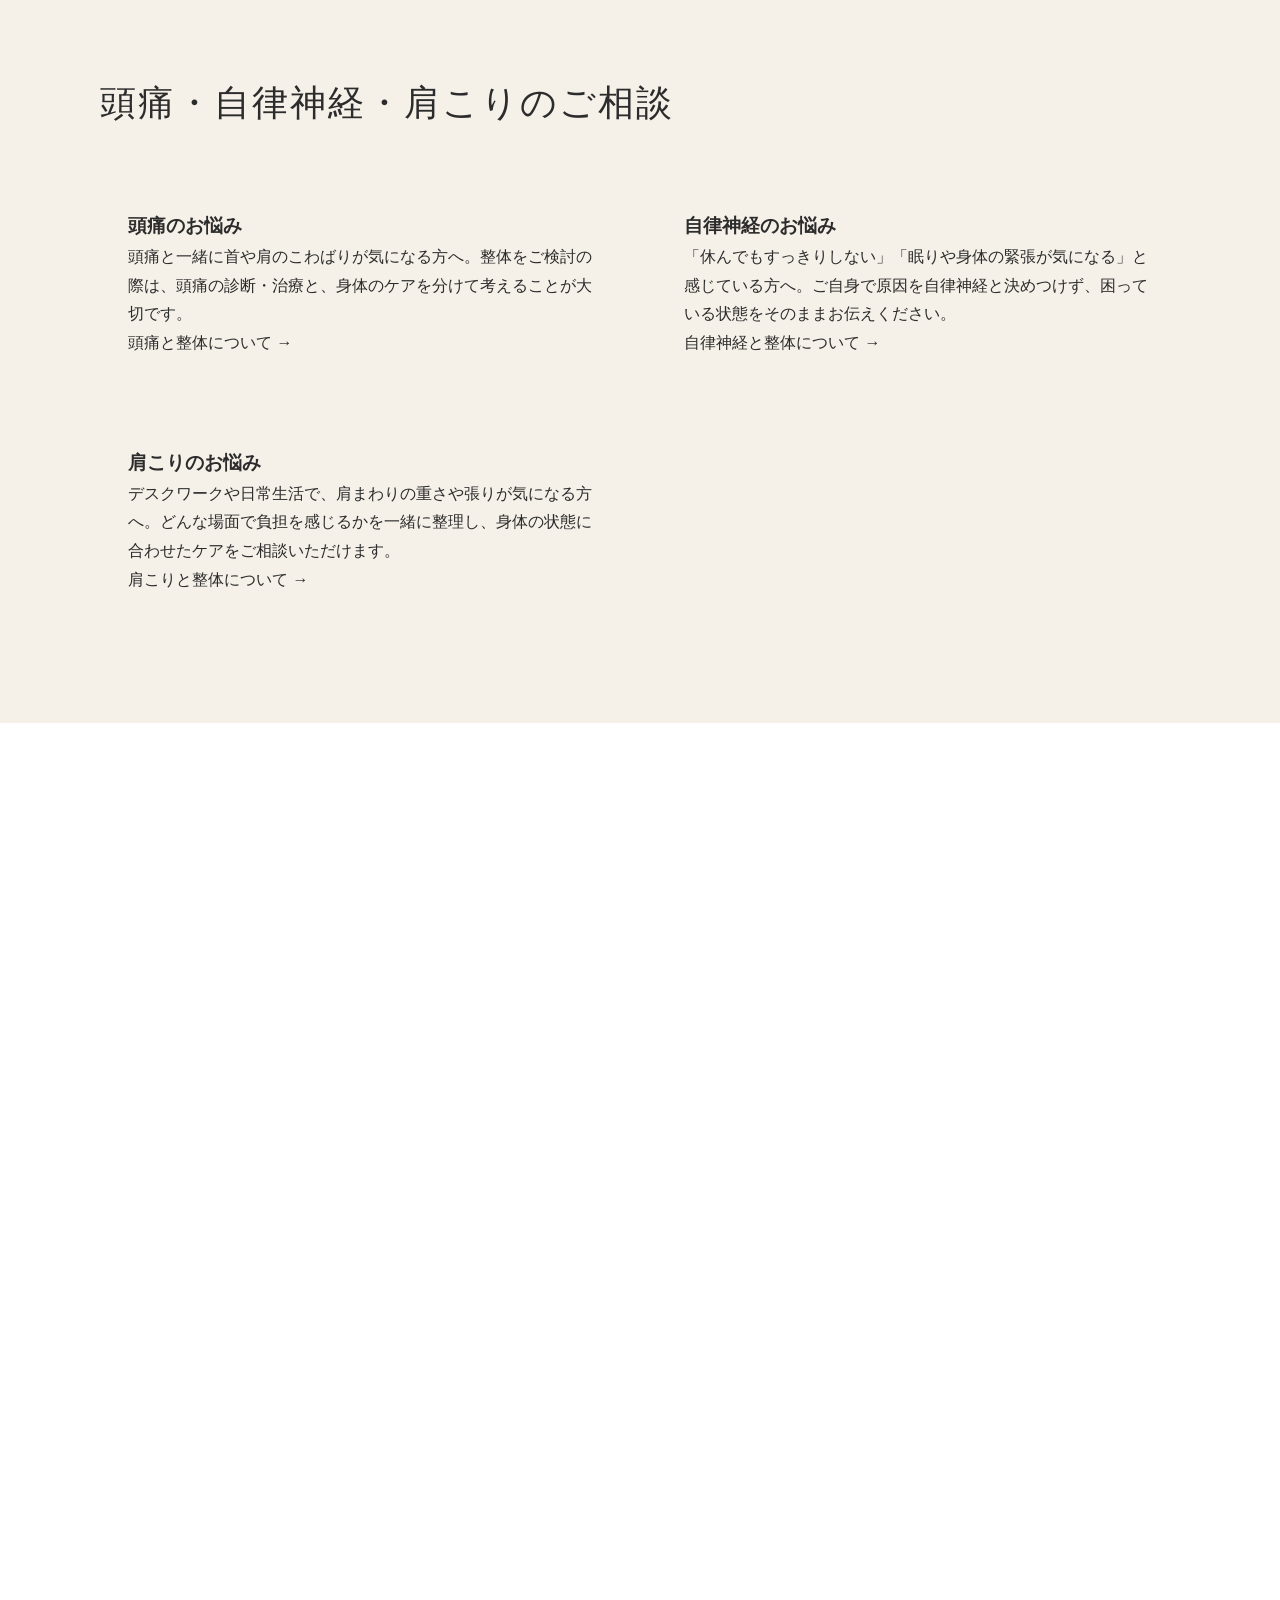
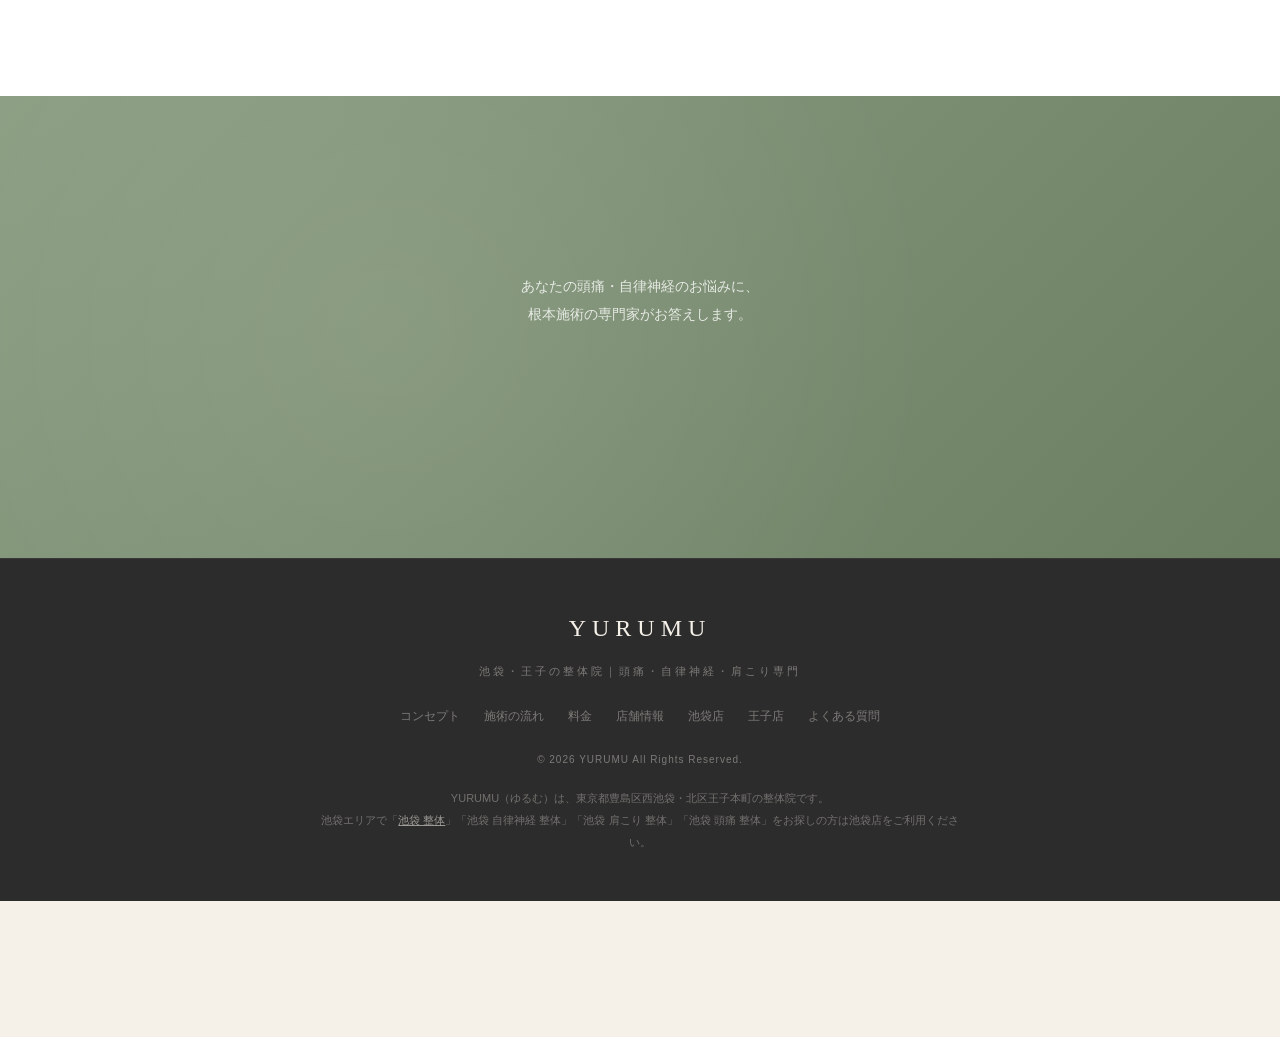
<file: stores/kamata.html>
<!doctype html><html lang="ja"><head><meta charset="utf-8"><meta name="viewport" content="width=device-width,initial-scale=1"><meta name="robots" content="noindex,follow"><meta http-equiv="refresh" content="0;url=../#stores"><title>店舗案内｜YURUMU</title></head><body><p><a href="../#stores">YURUMUの店舗案内へ</a></p></body></html>
</file>
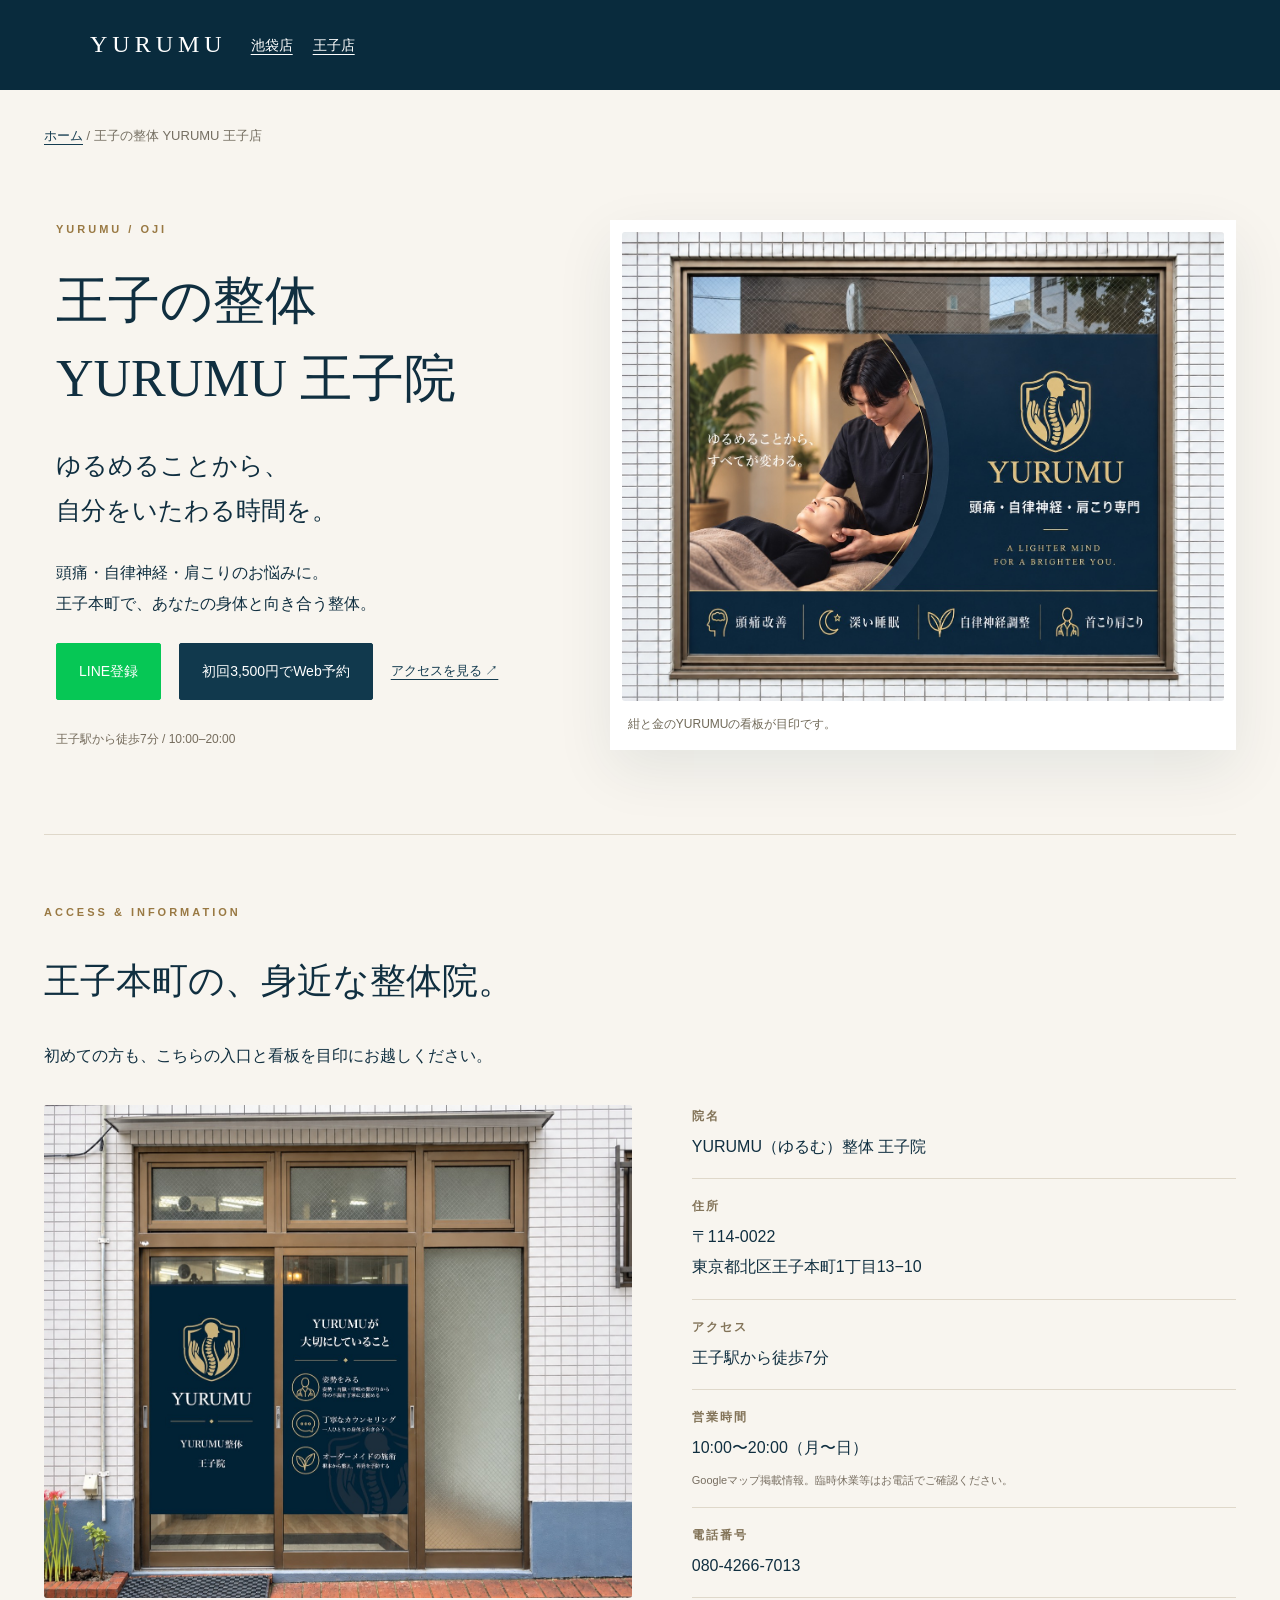
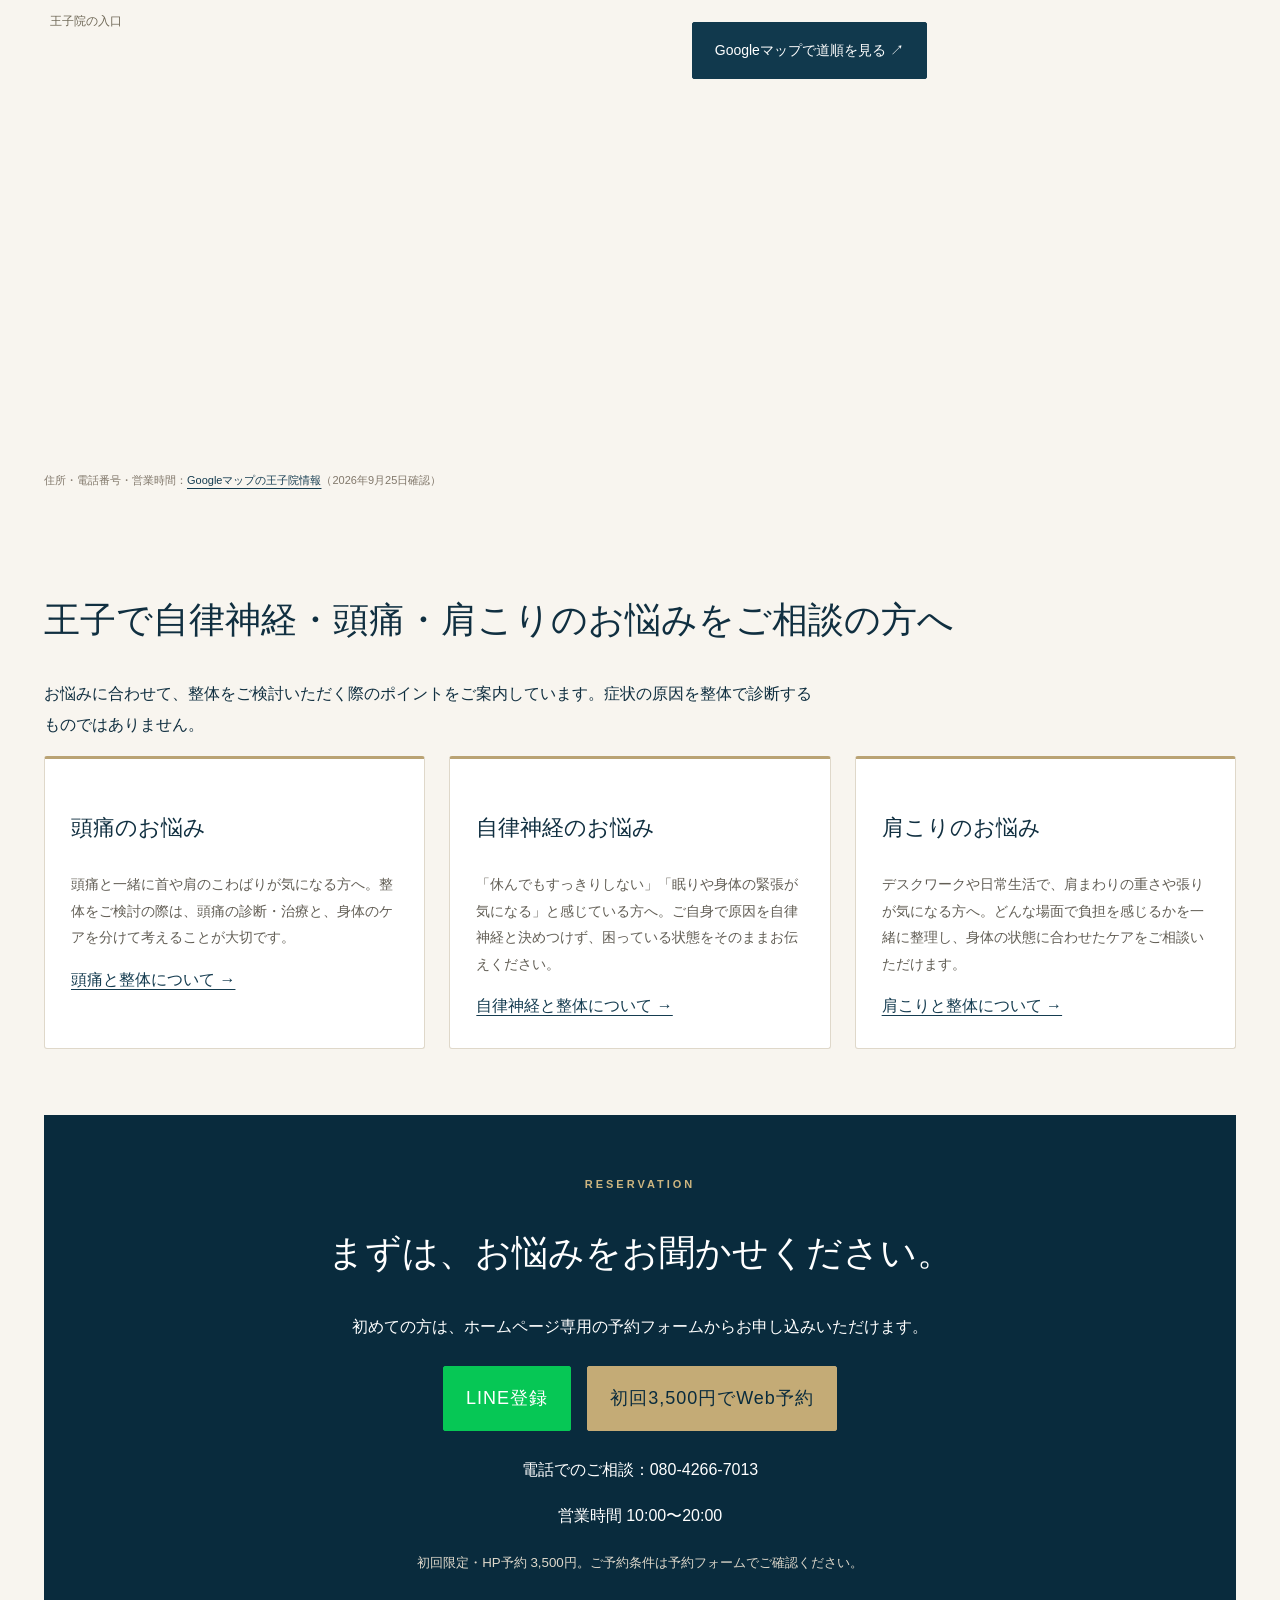
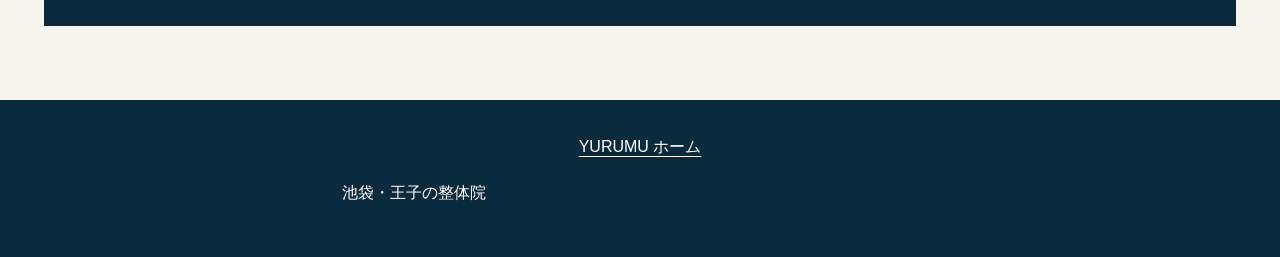
<file: stores/oji.html>
<!doctype html><html lang="ja"><head><meta charset="utf-8"><meta name="viewport" content="width=device-width,initial-scale=1"><title>王子の整体 YURUMU 王子院｜自律神経・頭痛・肩こりのご相談</title><meta name="description" content="王子・王子本町で整体をお探しの方へ。YURUMU王子店の所在地は北区王子本町1丁目13−10。王子駅から徒歩7分の場所で、頭痛・肩こりや自律神経に関する不調についてのご相談をご案内します。"><meta name="robots" content="index,follow,max-image-preview:large"><link rel="canonical" href="https://daikiwakabayash.github.io/YURUMU/stores/oji.html"><meta property="og:type" content="website"><meta property="og:locale" content="ja_JP"><meta property="og:site_name" content="YURUMU"><meta property="og:title" content="王子の整体 YURUMU 王子院｜自律神経・頭痛・肩こりのご相談"><meta property="og:description" content="王子・王子本町で整体をお探しの方へ。YURUMU王子店の所在地は北区王子本町1丁目13−10。王子駅から徒歩7分の場所で、頭痛・肩こりや自律神経に関する不調についてのご相談をご案内します。"><meta property="og:url" content="https://daikiwakabayash.github.io/YURUMU/stores/oji.html"><link rel="stylesheet" href="../css/local.css"><script type="application/ld+json">{"@context": "https://schema.org", "@type": "HealthAndBeautyBusiness", "@id": "https://daikiwakabayash.github.io/YURUMU/stores/oji.html#business", "name": "YURUMU（ゆるむ）整体 王子院", "url": "https://daikiwakabayash.github.io/YURUMU/stores/oji.html", "address": {"@type": "PostalAddress", "streetAddress": "王子本町1丁目13−10", "addressLocality": "北区", "addressRegion": "東京都", "postalCode": "114-0022", "addressCountry": "JP"}, "areaServed": ["王子", "北区"], "telephone": "+81-80-4266-7013", "image": ["https://daikiwakabayash.github.io/YURUMU/images/oji-sign.jpg", "https://daikiwakabayash.github.io/YURUMU/images/oji-entrance.jpg"], "hasMap": "https://www.google.com/maps/place/YURUMU（ゆるむ）整体+王子院/data=!4m2!3m1!1s0x6018937d1cbc0641:0xaa112dc981ceddfd", "geo": {"@type": "GeoCoordinates", "latitude": 35.7535554, "longitude": 139.7330772}, "openingHoursSpecification": [{"@type": "OpeningHoursSpecification", "dayOfWeek": ["Monday", "Tuesday", "Wednesday", "Thursday", "Friday", "Saturday", "Sunday"], "opens": "10:00", "closes": "20:00"}]}</script><script type="application/ld+json">{"@context": "https://schema.org", "@type": "BreadcrumbList", "itemListElement": [{"@type": "ListItem", "position": 1, "name": "ホーム", "item": "https://daikiwakabayash.github.io/YURUMU/"}, {"@type": "ListItem", "position": 2, "name": "王子店", "item": "https://daikiwakabayash.github.io/YURUMU/stores/oji.html"}]}</script><link rel="stylesheet" href="../css/oji.css"><meta property="og:image" content="https://daikiwakabayash.github.io/YURUMU/images/oji-sign.jpg"><meta property="og:image:alt" content="YURUMU王子院の紺と金の看板"><meta name="twitter:card" content="summary_large_image"><style>.oji-page .button--line{background:#06c755;border-color:#06c755;color:#fff}.oji-reservation .button{font-size:18px;letter-spacing:1px;margin:8px}.oji-page .button--line:hover{background:#05ad49}</style></head><body class="oji-page"><header><a class="brand" href="../">YURUMU</a><nav aria-label="店舗案内"><a href="../stores/ikebukuro.html">池袋店</a><a href="../stores/oji.html">王子店</a></nav></header><main><div class="crumb"><a href="../">ホーム</a> / 王子の整体 YURUMU 王子店</div><section class="oji-hero"><div class="oji-hero__copy"><p class="eyebrow">YURUMU / OJI</p><h1>王子の整体<br>YURUMU <span>王子院</span></h1><p class="oji-lead">ゆるめることから、<br>自分をいたわる時間を。</p><p>頭痛・自律神経・肩こりのお悩みに。<br>王子本町で、あなたの身体と向き合う整体。</p><div class="oji-actions"><a class="button button--line" href="https://lin.ee/paUCGIS" target="_blank" rel="noopener">LINE登録</a><a class="button" href="https://form.salonone.net/brands/4026/shops/36562/form/D5Cic4mGa8e5.html" target="_blank" rel="noopener">初回3,500円でWeb予約</a><a class="oji-textlink" href="#access">アクセスを見る ↗</a></div><p class="oji-meta">王子駅から徒歩7分 / 10:00–20:00</p></div><figure class="oji-hero__photo"><img src="../images/oji-sign.jpg" width="1421" height="1107" alt="YURUMU王子院の窓に掲示された紺と金の看板" fetchpriority="high"><figcaption>紺と金のYURUMUの看板が目印です。</figcaption></figure></section><section id="access" class="oji-access"><div class="oji-section-head"><p class="eyebrow">ACCESS & INFORMATION</p><h2>王子本町の、身近な整体院。</h2><p>初めての方も、こちらの入口と看板を目印にお越しください。</p></div><div class="oji-access__grid"><figure><img src="../images/oji-entrance.jpg" width="1397" height="1172" alt="YURUMU整体王子院の入口。白いタイルの外壁と紺色の案内が目印" loading="lazy"><figcaption>王子院の入口</figcaption></figure><div class="oji-details"><dl><dt>院名</dt><dd>YURUMU（ゆるむ）整体 王子院</dd><dt>住所</dt><dd>〒114-0022<br>東京都北区王子本町1丁目13−10</dd><dt>アクセス</dt><dd>王子駅から徒歩7分</dd><dt>営業時間</dt><dd>10:00〜20:00（月〜日）<small>Googleマップ掲載情報。臨時休業等はお電話でご確認ください。</small></dd><dt>電話番号</dt><dd>080-4266-7013</dd></dl><a class="button" href="https://www.google.com/maps/place/YURUMU（ゆるむ）整体+王子院/data=!4m2!3m1!1s0x6018937d1cbc0641:0xaa112dc981ceddfd">Googleマップで道順を見る ↗</a></div></div><iframe title="YURUMU王子院の地図" src="https://maps.google.com/maps?q=35.7535554,139.7330772&amp;z=17&amp;output=embed" loading="lazy" referrerpolicy="no-referrer-when-downgrade"></iframe><p class="oji-source">住所・電話番号・営業時間：<a href="https://www.google.com/maps/place/YURUMU（ゆるむ）整体+王子院/data=!4m2!3m1!1s0x6018937d1cbc0641:0xaa112dc981ceddfd">Googleマップの王子院情報</a>（2026年9月25日確認）</p></section><section><h2>王子で自律神経・頭痛・肩こりのお悩みをご相談の方へ</h2><p>お悩みに合わせて、整体をご検討いただく際のポイントをご案内しています。症状の原因を整体で診断するものではありません。</p><div class="grid"><article class="card"><h3>頭痛のお悩み</h3><p>頭痛と一緒に首や肩のこわばりが気になる方へ。整体をご検討の際は、頭痛の診断・治療と、身体のケアを分けて考えることが大切です。</p><a href="../symptoms/headache.html">頭痛と整体について →</a></article><article class="card"><h3>自律神経のお悩み</h3><p>「休んでもすっきりしない」「眠りや身体の緊張が気になる」と感じている方へ。ご自身で原因を自律神経と決めつけず、困っている状態をそのままお伝えください。</p><a href="../symptoms/autonomic.html">自律神経と整体について →</a></article><article class="card"><h3>肩こりのお悩み</h3><p>デスクワークや日常生活で、肩まわりの重さや張りが気になる方へ。どんな場面で負担を感じるかを一緒に整理し、身体の状態に合わせたケアをご相談いただけます。</p><a href="../symptoms/shoulder.html">肩こりと整体について →</a></article></div></section><section id="reservation" class="oji-reservation"><p class="eyebrow">RESERVATION</p><h2>まずは、お悩みをお聞かせください。</h2><p>初めての方は、ホームページ専用の予約フォームからお申し込みいただけます。</p><a class="button button--line" href="https://lin.ee/paUCGIS" target="_blank" rel="noopener">LINE登録</a><a class="button" href="https://form.salonone.net/brands/4026/shops/36562/form/D5Cic4mGa8e5.html" target="_blank" rel="noopener" style="font-size:18px;letter-spacing:1px">初回3,500円でWeb予約</a><p>電話でのご相談：080-4266-7013</p><p>営業時間 10:00〜20:00</p><small>初回限定・HP予約 3,500円。ご予約条件は予約フォームでご確認ください。</small></section></main><footer><a href="../">YURUMU ホーム</a><p>池袋・王子の整体院</p></footer></body></html>
</file>
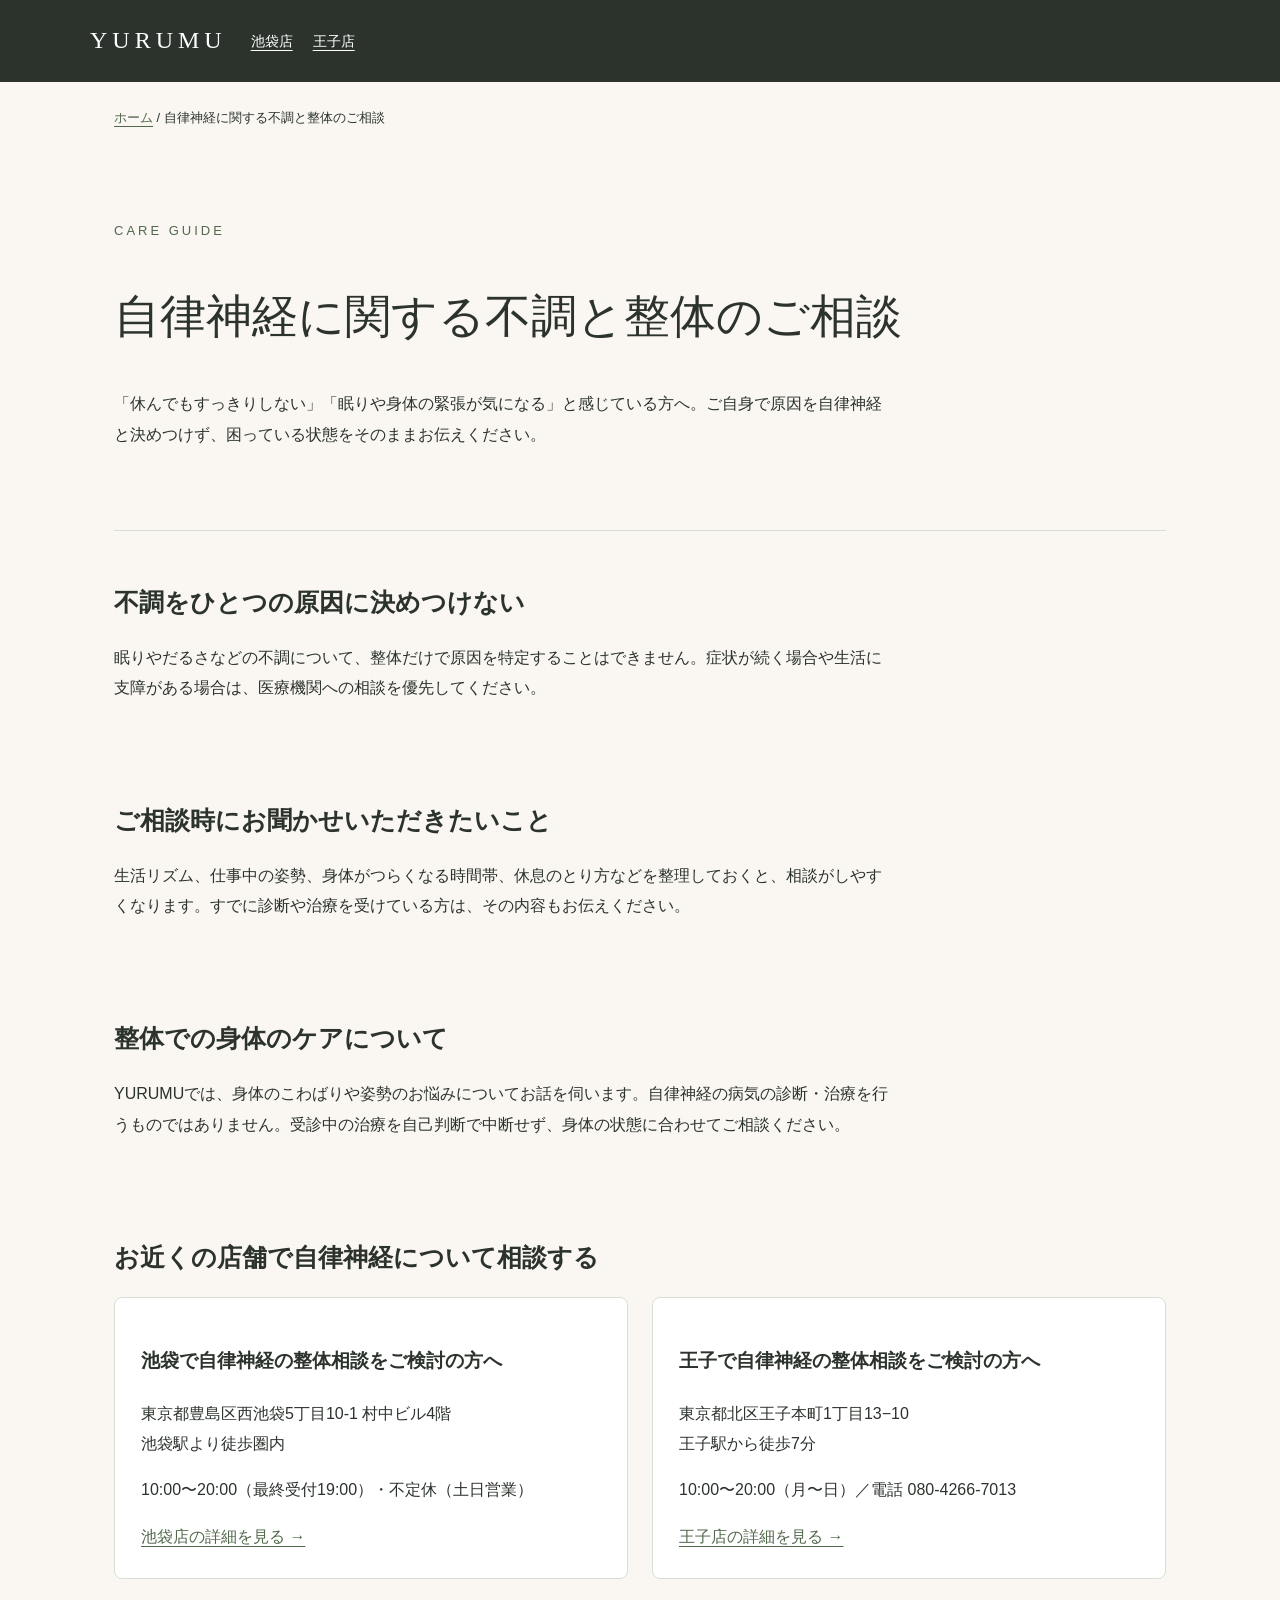
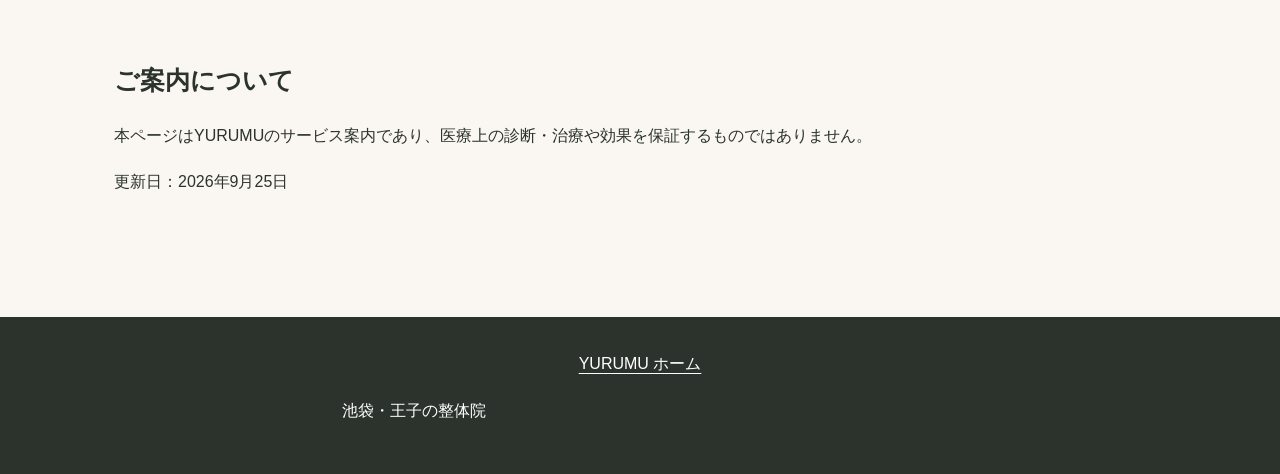
<file: symptoms/autonomic.html>
<!doctype html><html lang="ja"><head><meta charset="utf-8"><meta name="viewport" content="width=device-width,initial-scale=1"><title>自律神経に関する不調と整体のご相談｜池袋・王子のYURUMU</title><meta name="description" content="「休んでもすっきりしない」「眠りや身体の緊張が気になる」と感じている方へ。ご自身で原因を自律神経と決めつけず、困っている状態をそのままお伝えください。 池袋・王子の店舗案内もご確認いただけます。"><meta name="robots" content="index,follow,max-image-preview:large"><link rel="canonical" href="https://daikiwakabayash.github.io/YURUMU/symptoms/autonomic.html"><meta property="og:type" content="website"><meta property="og:locale" content="ja_JP"><meta property="og:site_name" content="YURUMU"><meta property="og:title" content="自律神経に関する不調と整体のご相談｜池袋・王子のYURUMU"><meta property="og:description" content="「休んでもすっきりしない」「眠りや身体の緊張が気になる」と感じている方へ。ご自身で原因を自律神経と決めつけず、困っている状態をそのままお伝えください。 池袋・王子の店舗案内もご確認いただけます。"><meta property="og:url" content="https://daikiwakabayash.github.io/YURUMU/symptoms/autonomic.html"><link rel="stylesheet" href="../css/local.css"></head><body><header><a class="brand" href="../">YURUMU</a><nav aria-label="店舗案内"><a href="../stores/ikebukuro.html">池袋店</a><a href="../stores/oji.html">王子店</a></nav></header><main><div class="crumb"><a href="../">ホーム</a> / 自律神経に関する不調と整体のご相談</div><section class="intro"><p class="eyebrow">CARE GUIDE</p><h1>自律神経に関する不調と整体のご相談</h1><p>「休んでもすっきりしない」「眠りや身体の緊張が気になる」と感じている方へ。ご自身で原因を自律神経と決めつけず、困っている状態をそのままお伝えください。</p></section><section><h2>不調をひとつの原因に決めつけない</h2><p>眠りやだるさなどの不調について、整体だけで原因を特定することはできません。症状が続く場合や生活に支障がある場合は、医療機関への相談を優先してください。</p></section><section><h2>ご相談時にお聞かせいただきたいこと</h2><p>生活リズム、仕事中の姿勢、身体がつらくなる時間帯、休息のとり方などを整理しておくと、相談がしやすくなります。すでに診断や治療を受けている方は、その内容もお伝えください。</p></section><section><h2>整体での身体のケアについて</h2><p>YURUMUでは、身体のこわばりや姿勢のお悩みについてお話を伺います。自律神経の病気の診断・治療を行うものではありません。受診中の治療を自己判断で中断せず、身体の状態に合わせてご相談ください。</p></section><section><h2>お近くの店舗で自律神経について相談する</h2><div class="grid"><article class="card"><h3>池袋で自律神経の整体相談をご検討の方へ</h3><p>東京都豊島区西池袋5丁目10-1 村中ビル4階<br>池袋駅より徒歩圏内</p><p>10:00〜20:00（最終受付19:00）・不定休（土日営業）</p><a href="../stores/ikebukuro.html">池袋店の詳細を見る →</a></article><article class="card"><h3>王子で自律神経の整体相談をご検討の方へ</h3><p>東京都北区王子本町1丁目13−10<br>王子駅から徒歩7分</p><p>10:00〜20:00（月〜日）／電話 080-4266-7013</p><a href="../stores/oji.html">王子店の詳細を見る →</a></article></div></section><section><h2>ご案内について</h2><p>本ページはYURUMUのサービス案内であり、医療上の診断・治療や効果を保証するものではありません。</p><p>更新日：2026年9月25日</p></section></main><footer><a href="../">YURUMU ホーム</a><p>池袋・王子の整体院</p></footer></body></html>
</file>
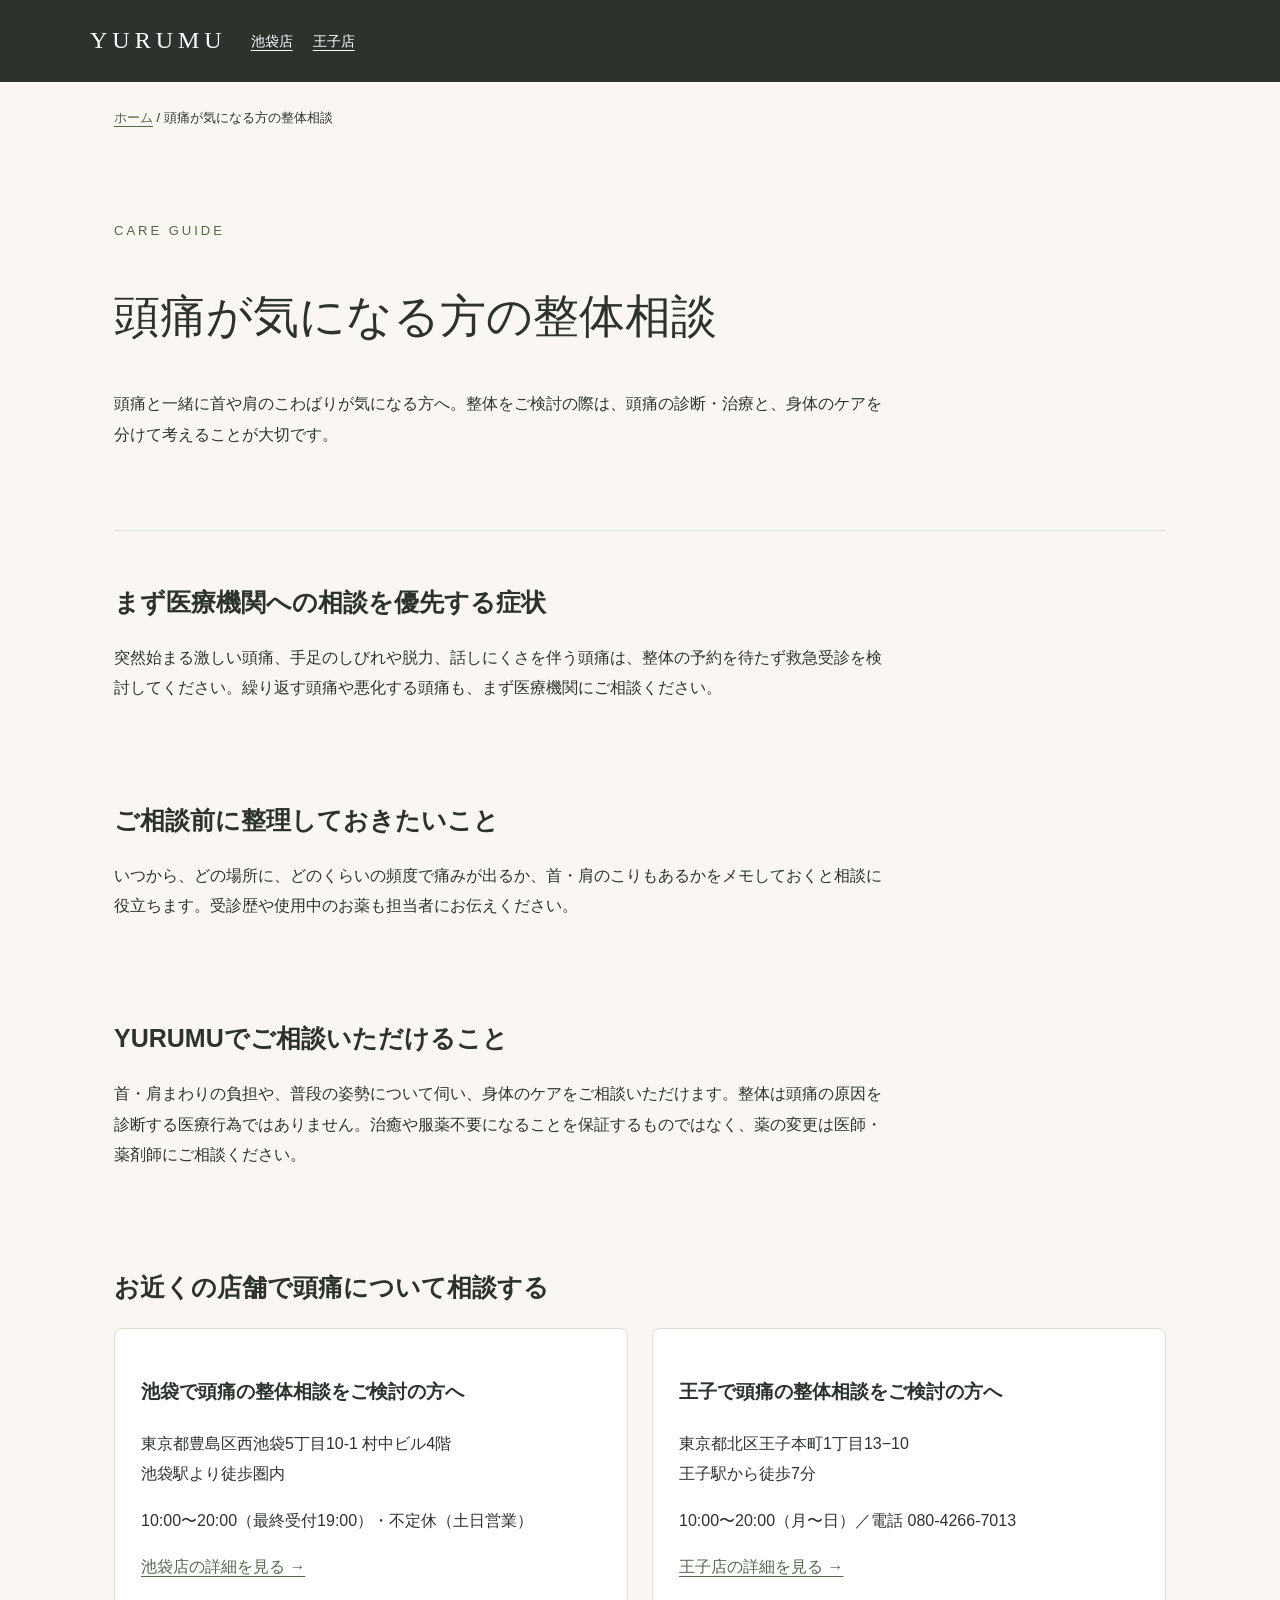
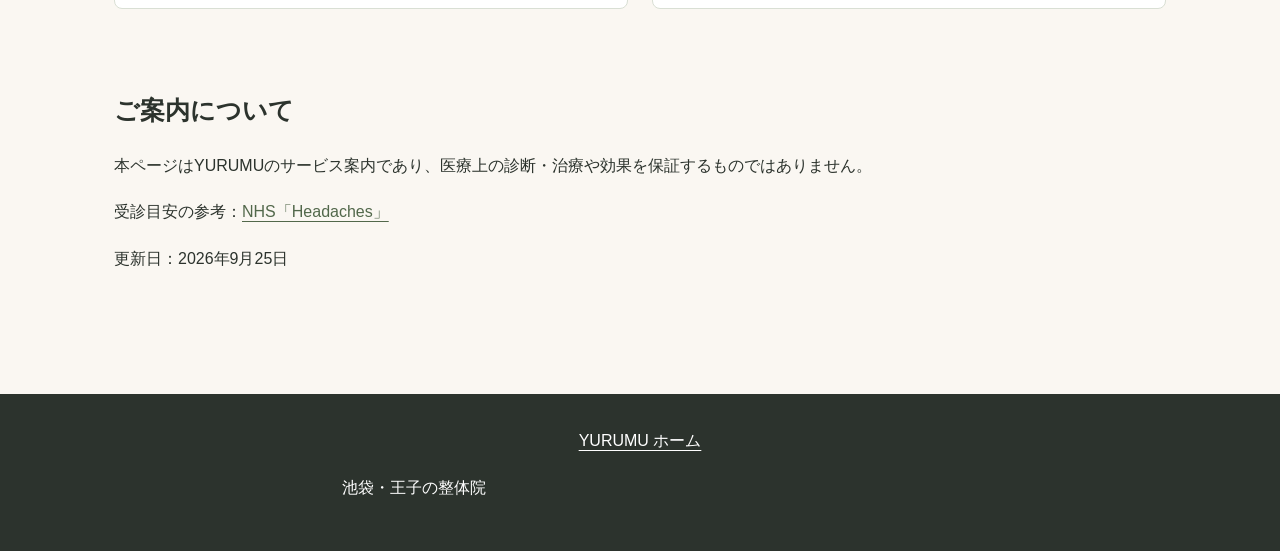
<file: symptoms/headache.html>
<!doctype html><html lang="ja"><head><meta charset="utf-8"><meta name="viewport" content="width=device-width,initial-scale=1"><title>頭痛が気になる方の整体相談｜池袋・王子のYURUMU</title><meta name="description" content="頭痛と一緒に首や肩のこわばりが気になる方へ。整体をご検討の際は、頭痛の診断・治療と、身体のケアを分けて考えることが大切です。 池袋・王子の店舗案内もご確認いただけます。"><meta name="robots" content="index,follow,max-image-preview:large"><link rel="canonical" href="https://daikiwakabayash.github.io/YURUMU/symptoms/headache.html"><meta property="og:type" content="website"><meta property="og:locale" content="ja_JP"><meta property="og:site_name" content="YURUMU"><meta property="og:title" content="頭痛が気になる方の整体相談｜池袋・王子のYURUMU"><meta property="og:description" content="頭痛と一緒に首や肩のこわばりが気になる方へ。整体をご検討の際は、頭痛の診断・治療と、身体のケアを分けて考えることが大切です。 池袋・王子の店舗案内もご確認いただけます。"><meta property="og:url" content="https://daikiwakabayash.github.io/YURUMU/symptoms/headache.html"><link rel="stylesheet" href="../css/local.css"></head><body><header><a class="brand" href="../">YURUMU</a><nav aria-label="店舗案内"><a href="../stores/ikebukuro.html">池袋店</a><a href="../stores/oji.html">王子店</a></nav></header><main><div class="crumb"><a href="../">ホーム</a> / 頭痛が気になる方の整体相談</div><section class="intro"><p class="eyebrow">CARE GUIDE</p><h1>頭痛が気になる方の整体相談</h1><p>頭痛と一緒に首や肩のこわばりが気になる方へ。整体をご検討の際は、頭痛の診断・治療と、身体のケアを分けて考えることが大切です。</p></section><section><h2>まず医療機関への相談を優先する症状</h2><p>突然始まる激しい頭痛、手足のしびれや脱力、話しにくさを伴う頭痛は、整体の予約を待たず救急受診を検討してください。繰り返す頭痛や悪化する頭痛も、まず医療機関にご相談ください。</p></section><section><h2>ご相談前に整理しておきたいこと</h2><p>いつから、どの場所に、どのくらいの頻度で痛みが出るか、首・肩のこりもあるかをメモしておくと相談に役立ちます。受診歴や使用中のお薬も担当者にお伝えください。</p></section><section><h2>YURUMUでご相談いただけること</h2><p>首・肩まわりの負担や、普段の姿勢について伺い、身体のケアをご相談いただけます。整体は頭痛の原因を診断する医療行為ではありません。治癒や服薬不要になることを保証するものではなく、薬の変更は医師・薬剤師にご相談ください。</p></section><section><h2>お近くの店舗で頭痛について相談する</h2><div class="grid"><article class="card"><h3>池袋で頭痛の整体相談をご検討の方へ</h3><p>東京都豊島区西池袋5丁目10-1 村中ビル4階<br>池袋駅より徒歩圏内</p><p>10:00〜20:00（最終受付19:00）・不定休（土日営業）</p><a href="../stores/ikebukuro.html">池袋店の詳細を見る →</a></article><article class="card"><h3>王子で頭痛の整体相談をご検討の方へ</h3><p>東京都北区王子本町1丁目13−10<br>王子駅から徒歩7分</p><p>10:00〜20:00（月〜日）／電話 080-4266-7013</p><a href="../stores/oji.html">王子店の詳細を見る →</a></article></div></section><section><h2>ご案内について</h2><p>本ページはYURUMUのサービス案内であり、医療上の診断・治療や効果を保証するものではありません。</p><p>受診目安の参考：<a href="https://www.nhs.uk/symptoms/headaches/">NHS「Headaches」</a></p><p>更新日：2026年9月25日</p></section></main><footer><a href="../">YURUMU ホーム</a><p>池袋・王子の整体院</p></footer></body></html>
</file>
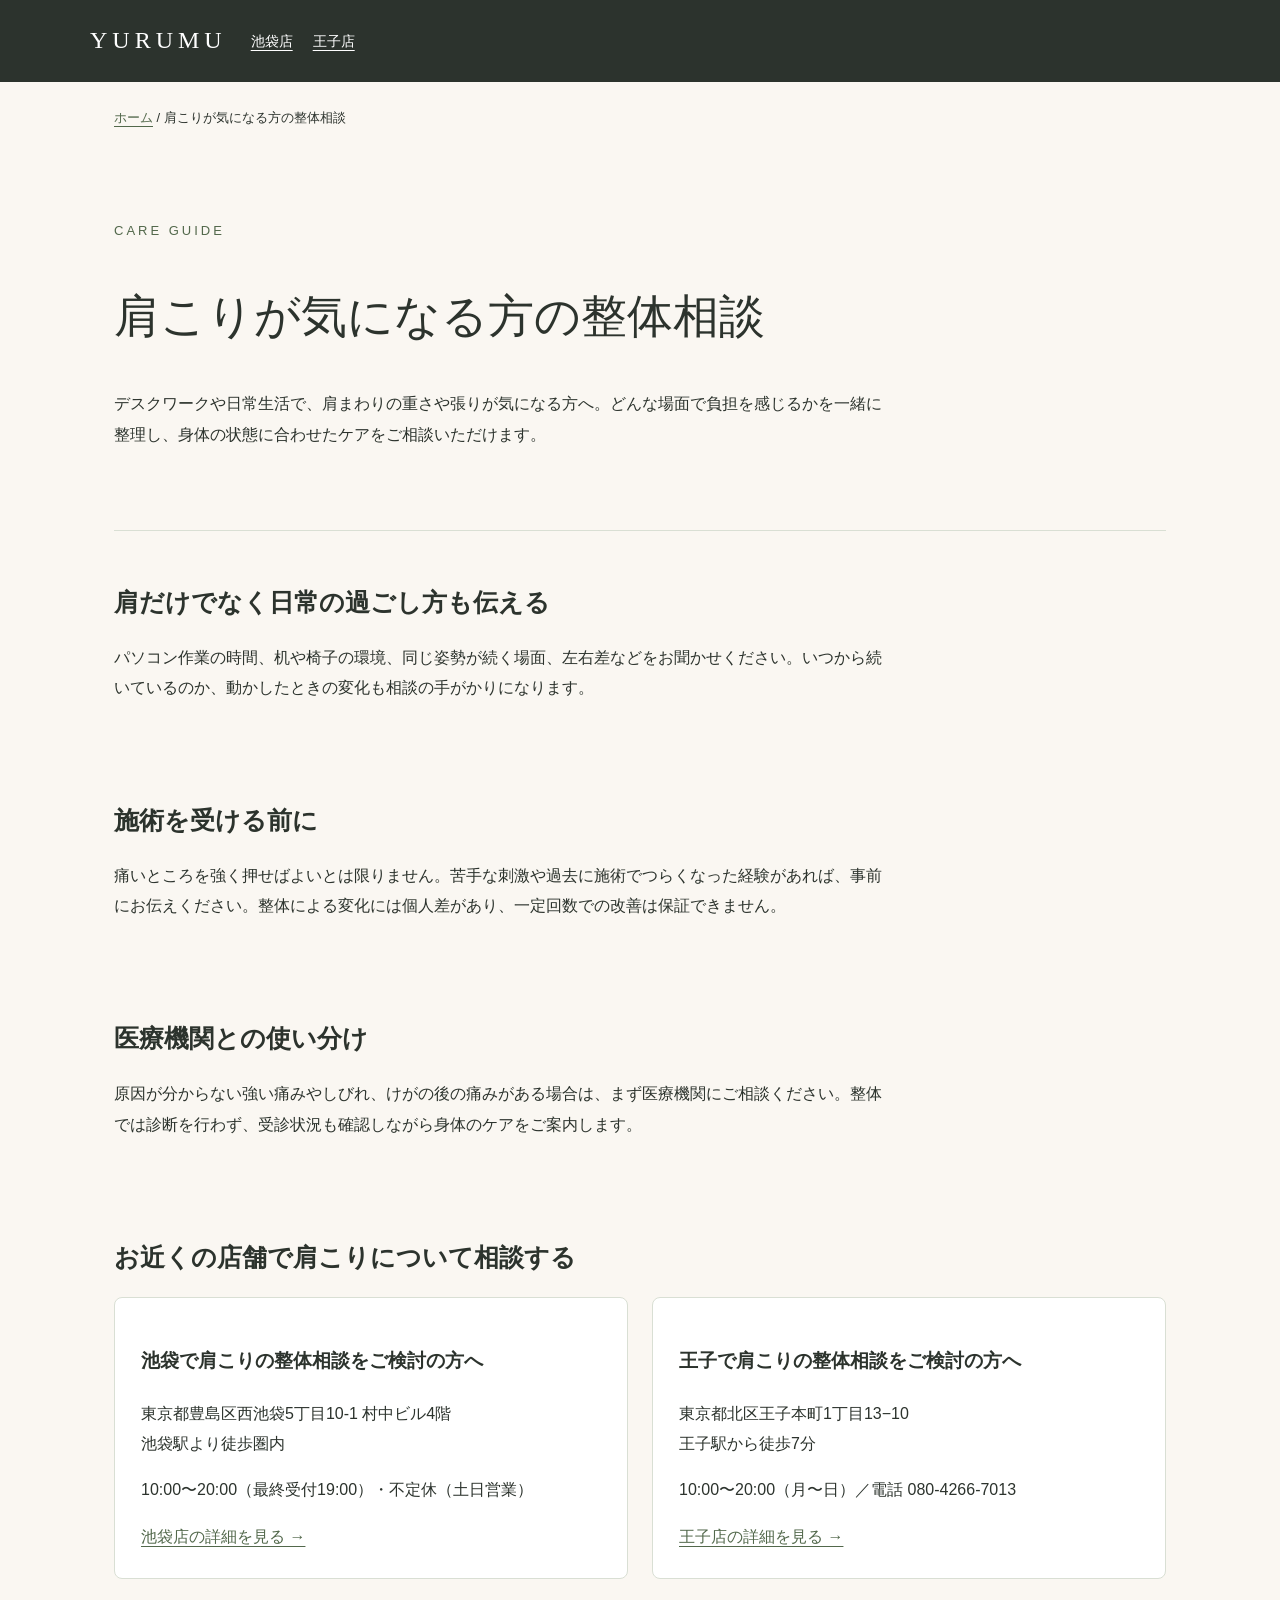
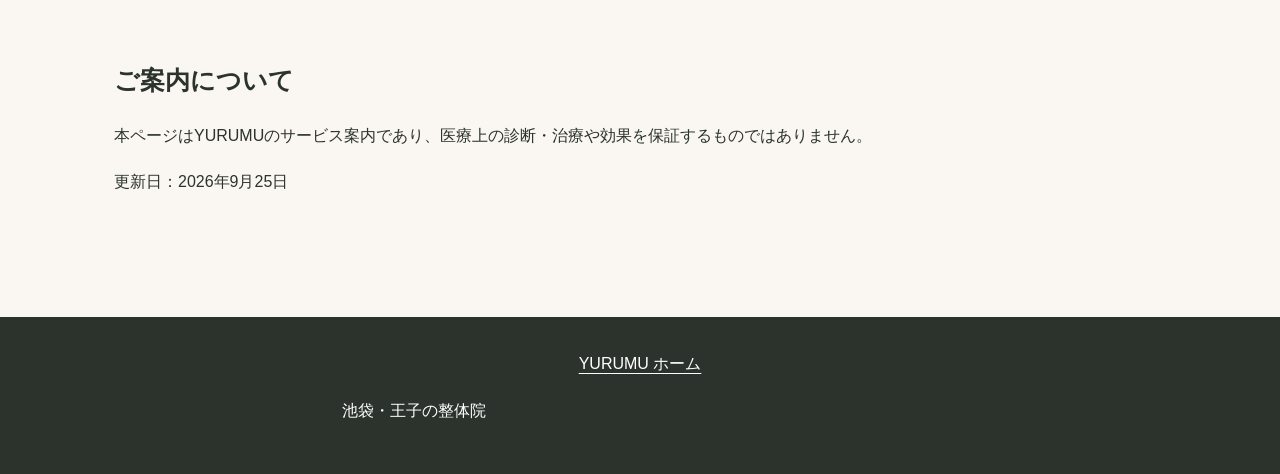
<file: symptoms/shoulder.html>
<!doctype html><html lang="ja"><head><meta charset="utf-8"><meta name="viewport" content="width=device-width,initial-scale=1"><title>肩こりが気になる方の整体相談｜池袋・王子のYURUMU</title><meta name="description" content="デスクワークや日常生活で、肩まわりの重さや張りが気になる方へ。どんな場面で負担を感じるかを一緒に整理し、身体の状態に合わせたケアをご相談いただけます。 池袋・王子の店舗案内もご確認いただけます。"><meta name="robots" content="index,follow,max-image-preview:large"><link rel="canonical" href="https://daikiwakabayash.github.io/YURUMU/symptoms/shoulder.html"><meta property="og:type" content="website"><meta property="og:locale" content="ja_JP"><meta property="og:site_name" content="YURUMU"><meta property="og:title" content="肩こりが気になる方の整体相談｜池袋・王子のYURUMU"><meta property="og:description" content="デスクワークや日常生活で、肩まわりの重さや張りが気になる方へ。どんな場面で負担を感じるかを一緒に整理し、身体の状態に合わせたケアをご相談いただけます。 池袋・王子の店舗案内もご確認いただけます。"><meta property="og:url" content="https://daikiwakabayash.github.io/YURUMU/symptoms/shoulder.html"><link rel="stylesheet" href="../css/local.css"></head><body><header><a class="brand" href="../">YURUMU</a><nav aria-label="店舗案内"><a href="../stores/ikebukuro.html">池袋店</a><a href="../stores/oji.html">王子店</a></nav></header><main><div class="crumb"><a href="../">ホーム</a> / 肩こりが気になる方の整体相談</div><section class="intro"><p class="eyebrow">CARE GUIDE</p><h1>肩こりが気になる方の整体相談</h1><p>デスクワークや日常生活で、肩まわりの重さや張りが気になる方へ。どんな場面で負担を感じるかを一緒に整理し、身体の状態に合わせたケアをご相談いただけます。</p></section><section><h2>肩だけでなく日常の過ごし方も伝える</h2><p>パソコン作業の時間、机や椅子の環境、同じ姿勢が続く場面、左右差などをお聞かせください。いつから続いているのか、動かしたときの変化も相談の手がかりになります。</p></section><section><h2>施術を受ける前に</h2><p>痛いところを強く押せばよいとは限りません。苦手な刺激や過去に施術でつらくなった経験があれば、事前にお伝えください。整体による変化には個人差があり、一定回数での改善は保証できません。</p></section><section><h2>医療機関との使い分け</h2><p>原因が分からない強い痛みやしびれ、けがの後の痛みがある場合は、まず医療機関にご相談ください。整体では診断を行わず、受診状況も確認しながら身体のケアをご案内します。</p></section><section><h2>お近くの店舗で肩こりについて相談する</h2><div class="grid"><article class="card"><h3>池袋で肩こりの整体相談をご検討の方へ</h3><p>東京都豊島区西池袋5丁目10-1 村中ビル4階<br>池袋駅より徒歩圏内</p><p>10:00〜20:00（最終受付19:00）・不定休（土日営業）</p><a href="../stores/ikebukuro.html">池袋店の詳細を見る →</a></article><article class="card"><h3>王子で肩こりの整体相談をご検討の方へ</h3><p>東京都北区王子本町1丁目13−10<br>王子駅から徒歩7分</p><p>10:00〜20:00（月〜日）／電話 080-4266-7013</p><a href="../stores/oji.html">王子店の詳細を見る →</a></article></div></section><section><h2>ご案内について</h2><p>本ページはYURUMUのサービス案内であり、医療上の診断・治療や効果を保証するものではありません。</p><p>更新日：2026年9月25日</p></section></main><footer><a href="../">YURUMU ホーム</a><p>池袋・王子の整体院</p></footer></body></html>
</file>
<file: css/style.css>
*,*::before,*::after{margin:0;padding:0;box-sizing:border-box}
:root{--cream:#F5F0E8;--cream-light:#FAF7F2;--sage:#8B9E82;--sage-dark:#6B7E62;--sage-light:#A8B8A0;--charcoal:#2C2C2C;--warm-gray:#6B6560;--gold:#C4A96A;--gold-light:#D4BE8A;--white:#FFFFFF;--text-primary:#2C2C2C;--text-secondary:#6B6560;--border-light:rgba(139,158,130,.2)}
html{scroll-behavior:smooth;font-size:16px}
body{font-family:'Noto Sans JP','Hiragino Kaku Gothic ProN',sans-serif;color:var(--text-primary);background:var(--cream);line-height:1.8;-webkit-font-smoothing:antialiased;overflow-x:hidden}
img{max-width:100%;display:block}a{text-decoration:none;color:inherit}

.store-bar{position:fixed;top:0;left:0;right:0;z-index:1000;background:rgba(44,44,44,.95);backdrop-filter:blur(12px);padding:0 24px;height:52px;display:flex;align-items:center;justify-content:space-between}
.store-bar__left{display:flex;align-items:center;gap:20px}
.store-bar__logo{font-family:'Cormorant Garamond',serif;font-size:18px;font-weight:400;color:var(--cream);letter-spacing:3px}
.store-tabs{display:flex;gap:2px}
.store-tab{padding:6px 18px;font-size:12px;letter-spacing:1.5px;color:rgba(245,240,232,.6);cursor:pointer;border-radius:20px;transition:all .3s}
.store-tab.active{background:var(--sage);color:var(--white)}
.store-tab:hover:not(.active){color:var(--cream)}
.store-bar__cta{padding:8px 24px;background:var(--gold);color:var(--white);font-size:11px;letter-spacing:2px;border-radius:2px;cursor:pointer;transition:all .3s;font-weight:500}
.store-bar__cta:hover{background:var(--gold-light)}
.store-bar__logo a{color:inherit}
.nav-links{display:flex;gap:4px;align-items:center}
.nav-link{padding:6px 14px;font-size:11px;letter-spacing:1.5px;color:rgba(245,240,232,.6);border-radius:20px;transition:all .3s}
.nav-link:hover{color:var(--cream);background:rgba(255,255,255,.06)}
.nav-link.active{color:var(--cream);background:var(--sage)}
.nav-toggle{display:none;background:none;border:none;color:var(--cream);cursor:pointer;padding:8px;width:40px;height:40px;flex-direction:column;justify-content:center;align-items:center;gap:4px}
.nav-toggle span{display:block;width:22px;height:1px;background:var(--cream);transition:all .3s}
.nav-toggle.open span:nth-child(1){transform:translateY(2.5px) rotate(45deg)}
.nav-toggle.open span:nth-child(2){transform:translateY(-2.5px) rotate(-45deg)}

.hero{min-height:100vh;display:flex;align-items:center;justify-content:center;position:relative;padding:80px 24px 60px;overflow:hidden;background:linear-gradient(160deg,#F5F0E8 0%,#EDE8DF 40%,#E8E2D6 100%)}
.hero--has-bg{background:none}
.hero__bg{position:absolute;inset:0;z-index:0}
.hero__bg img{width:100%;height:100%;object-fit:cover}
.hero__bg::after{content:'';position:absolute;inset:0;background:linear-gradient(160deg,rgba(245,240,232,.88) 0%,rgba(237,232,223,.82) 40%,rgba(232,226,214,.78) 100%)}
.hero::before{content:'';position:absolute;top:-20%;right:-10%;width:600px;height:600px;border-radius:50%;background:radial-gradient(circle,rgba(139,158,130,.12) 0%,transparent 70%);pointer-events:none}
.hero::after{content:'';position:absolute;bottom:-10%;left:-5%;width:400px;height:400px;border-radius:50%;background:radial-gradient(circle,rgba(196,169,106,.08) 0%,transparent 70%);pointer-events:none}
.hero__inner{max-width:900px;text-align:center;position:relative;z-index:1}
.hero__badge{display:inline-block;padding:6px 28px;border:1px solid var(--sage);border-radius:30px;font-size:11px;letter-spacing:3px;color:var(--sage-dark);margin-bottom:32px;opacity:0;animation:fadeUp .8s .3s forwards}
.hero__brand{font-family:'Cormorant Garamond',serif;font-size:clamp(56px,10vw,96px);font-weight:300;letter-spacing:12px;color:var(--charcoal);line-height:1.1;margin-bottom:8px;opacity:0;animation:fadeUp .8s .5s forwards}
.hero__sub{font-family:'Noto Serif JP',serif;font-size:clamp(14px,2.5vw,18px);font-weight:300;letter-spacing:6px;color:var(--warm-gray);margin-bottom:40px;opacity:0;animation:fadeUp .8s .7s forwards}
.hero__copy{font-family:'Noto Serif JP',serif;font-size:clamp(22px,3.5vw,32px);font-weight:300;line-height:2;color:var(--charcoal);margin-bottom:16px;opacity:0;animation:fadeUp .8s .9s forwards}
.hero__copy em{font-style:normal;color:var(--sage-dark);font-weight:500}
.hero__desc{font-size:14px;color:var(--text-secondary);line-height:2;max-width:560px;margin:0 auto 48px;opacity:0;animation:fadeUp .8s 1.1s forwards}
.hero__ctas{display:flex;gap:16px;justify-content:center;flex-wrap:wrap;opacity:0;animation:fadeUp .8s 1.3s forwards}
.btn-primary{display:inline-flex;align-items:center;gap:8px;padding:16px 48px;background:var(--sage);color:var(--white);font-size:13px;letter-spacing:2px;border-radius:2px;transition:all .4s;font-weight:500}
.btn-primary:hover{background:var(--sage-dark);transform:translateY(-2px);box-shadow:0 8px 24px rgba(139,158,130,.3)}
.btn-secondary{display:inline-flex;align-items:center;gap:8px;padding:16px 48px;border:1px solid var(--charcoal);color:var(--charcoal);font-size:13px;letter-spacing:2px;border-radius:2px;transition:all .4s}
.btn-secondary:hover{background:var(--charcoal);color:var(--white)}
.hero__scroll{position:absolute;bottom:40px;left:50%;transform:translateX(-50%);display:flex;flex-direction:column;align-items:center;gap:8px;opacity:0;animation:fadeUp .8s 1.6s forwards}
.hero__scroll span{font-size:10px;letter-spacing:3px;color:var(--warm-gray)}
.scroll-line{width:1px;height:40px;background:linear-gradient(to bottom,var(--sage),transparent);animation:scrollPulse 2s infinite}

section{padding:100px 24px}
.section-inner{max-width:1080px;margin:0 auto}
.section-label{font-size:10px;letter-spacing:5px;color:var(--sage);text-transform:uppercase;margin-bottom:12px;font-weight:500}
.section-title{font-family:'Noto Serif JP',serif;font-size:clamp(24px,4vw,36px);font-weight:300;line-height:1.6;margin-bottom:16px;letter-spacing:2px}
.section-desc{font-size:14px;color:var(--text-secondary);line-height:2;max-width:600px;margin-bottom:48px}
.section-desc.center{margin-left:auto;margin-right:auto;text-align:center}
.text-center{text-align:center}

/* Gallery */
.gallery{background:var(--cream);padding:80px 24px 0;overflow:hidden}
.gallery__inner{max-width:1200px;margin:0 auto}
.gallery__label{text-align:center;font-size:10px;letter-spacing:5px;color:var(--sage);text-transform:uppercase;margin-bottom:32px;font-weight:500}
.gallery__strip{display:grid;grid-template-columns:2fr 1fr 1fr 2fr;gap:16px;height:420px}
.gallery__item{border-radius:6px;overflow:hidden;position:relative}
.gallery__img{width:100%;height:100%;object-fit:cover;transition:transform .6s}
.gallery__item:hover .gallery__img{transform:scale(1.05)}
.gallery__placeholder{width:100%;height:100%;display:flex;align-items:center;justify-content:center;flex-direction:column;gap:10px;font-size:12px;color:var(--warm-gray);letter-spacing:1px;border:2px dashed rgba(139,158,130,.4);border-radius:6px;transition:all .3s;cursor:default}
.gallery__placeholder:hover{border-color:var(--sage);background:rgba(139,158,130,.06)}
.gallery__placeholder svg{opacity:.4}
.gallery__placeholder .ph-label{font-size:13px;font-weight:500;color:var(--sage-dark);letter-spacing:1.5px}
.gallery__placeholder .ph-size{font-size:10px;color:var(--warm-gray);opacity:.7;letter-spacing:.5px;background:rgba(139,158,130,.1);padding:2px 10px;border-radius:10px}
.gallery__item:nth-child(1){background:linear-gradient(135deg,#d4cfc5,#c8c1b4)}
.gallery__item:nth-child(2){background:linear-gradient(135deg,#c8d4c2,#b8c8b0)}
.gallery__item:nth-child(3){background:linear-gradient(135deg,#d4d0c5,#cac4b6)}
.gallery__item:nth-child(4){background:linear-gradient(135deg,#c2c8c0,#b6bfb2)}

/* Troubles */
.troubles{background:var(--cream-light)}
.troubles__grid{display:grid;grid-template-columns:repeat(4,1fr);gap:20px;margin-top:48px}
.trouble-card{background:var(--white);border-radius:8px;overflow:hidden;border:1px solid var(--border-light);transition:all .4s}
.trouble-card:hover{transform:translateY(-6px);box-shadow:0 16px 40px rgba(0,0,0,.08)}
.trouble-card__img{width:100%;height:200px;overflow:hidden}
.trouble-card__img img{width:100%;height:100%;object-fit:cover;transition:transform .6s}
.trouble-card:hover .trouble-card__img img{transform:scale(1.06)}
.trouble-card__img-placeholder{width:100%;height:100%;display:flex;align-items:center;justify-content:center;flex-direction:column;gap:8px;font-size:11px;color:var(--white);letter-spacing:1px;border:2px dashed rgba(255,255,255,.35);transition:all .3s;cursor:default}
.trouble-card__img-placeholder:hover{border-color:rgba(255,255,255,.6);background:rgba(255,255,255,.08)}
.trouble-card__img-placeholder .ph-label{font-size:12px;font-weight:500;letter-spacing:1.5px}
.trouble-card__img-placeholder .ph-size{font-size:9px;opacity:.6;background:rgba(255,255,255,.15);padding:2px 8px;border-radius:10px}
.trouble-card:nth-child(1) .trouble-card__img-placeholder{background:linear-gradient(135deg,#8e7c6a,#a08e7c)}
.trouble-card:nth-child(2) .trouble-card__img-placeholder{background:linear-gradient(135deg,#7a8b7a,#8e9e8a)}
.trouble-card:nth-child(3) .trouble-card__img-placeholder{background:linear-gradient(135deg,#8a7e72,#9c8e82)}
.trouble-card:nth-child(4) .trouble-card__img-placeholder{background:linear-gradient(135deg,#7e8a8e,#90a0a4)}
.trouble-card__img-placeholder .ph-icon{font-size:40px;opacity:.6}
.trouble-card__body{padding:20px 20px 24px;text-align:center}
.trouble-card__title{font-family:'Noto Serif JP',serif;font-size:15px;font-weight:500;margin-bottom:6px;letter-spacing:1px;line-height:1.5}
.trouble-card__sub{font-size:12px;color:var(--text-secondary);line-height:1.7}

/* Concept */
.concept{background:var(--charcoal);color:var(--cream);position:relative;overflow:hidden}
.concept::before{content:'YURUMU';position:absolute;top:50%;left:50%;transform:translate(-50%,-50%);font-family:'Cormorant Garamond',serif;font-size:clamp(100px,20vw,240px);font-weight:300;letter-spacing:20px;color:rgba(255,255,255,.03);pointer-events:none;white-space:nowrap}
.concept .section-label{color:var(--gold)}
.concept .section-desc{color:rgba(245,240,232,.65)}
.concept__points{display:grid;grid-template-columns:repeat(3,1fr);gap:40px;margin-top:56px}
.concept__point{text-align:center;padding:40px 20px;border:1px solid rgba(245,240,232,.1);border-radius:4px;transition:all .4s}
.concept__point:hover{border-color:var(--gold);background:rgba(196,169,106,.05)}
.concept__num{font-family:'Cormorant Garamond',serif;font-size:48px;font-weight:300;color:var(--gold);margin-bottom:16px;line-height:1}
.concept__point h4{font-family:'Noto Serif JP',serif;font-size:16px;font-weight:400;margin-bottom:12px;letter-spacing:2px}
.concept__point p{font-size:13px;color:rgba(245,240,232,.6);line-height:1.9}

/* AI */
.ai-section{background:linear-gradient(135deg,#2C2C2C 0%,#3a3a3a 100%);color:var(--cream);position:relative;overflow:hidden}
.ai-section::after{content:'';position:absolute;top:0;right:0;width:50%;height:100%;background:radial-gradient(ellipse at right,rgba(139,158,130,.1),transparent 70%);pointer-events:none}
.ai-section .section-label{color:#7FDBCA}
.ai-card{background:rgba(255,255,255,.05);border:1px solid rgba(255,255,255,.1);border-radius:8px;padding:48px;margin-top:40px;display:grid;grid-template-columns:1fr 1fr;gap:48px;align-items:center}
.ai-card__visual{aspect-ratio:1;background:linear-gradient(135deg,rgba(127,219,202,.15),rgba(139,158,130,.15));border-radius:8px;display:flex;align-items:center;justify-content:center;position:relative;overflow:hidden}
.ai-card__visual::before{content:'';position:absolute;inset:20px;border:1px solid rgba(127,219,202,.3);border-radius:50%;animation:pulse 3s infinite}
.ai-card__visual::after{content:'';position:absolute;inset:50px;border:1px dashed rgba(127,219,202,.2);border-radius:50%;animation:pulse 3s .5s infinite}
.ai-visual__icon{font-size:64px;position:relative;z-index:1}
.ai-card__visual .ai-ph{display:flex;flex-direction:column;align-items:center;gap:10px;position:relative;z-index:1}
.ai-card__visual .ph-label{font-size:13px;font-weight:500;color:rgba(127,219,202,.9);letter-spacing:1.5px}
.ai-card__visual .ph-size{font-size:9px;color:rgba(127,219,202,.5);background:rgba(127,219,202,.12);padding:2px 10px;border-radius:10px}
.ai-card__text h3{font-family:'Noto Serif JP',serif;font-size:22px;font-weight:400;margin-bottom:16px;letter-spacing:1px}
.ai-card__text p{font-size:14px;color:rgba(245,240,232,.65);line-height:2;margin-bottom:12px}
.ai-features{list-style:none;display:flex;flex-direction:column;gap:12px;margin-top:20px}
.ai-features li{display:flex;align-items:center;gap:12px;font-size:13px;color:rgba(245,240,232,.8)}
.ai-features li::before{content:'✓';width:24px;height:24px;background:rgba(127,219,202,.2);border-radius:50%;display:flex;align-items:center;justify-content:center;font-size:11px;color:#7FDBCA;flex-shrink:0}

/* Approach */
.approach{background:var(--cream-light)}
.approach__steps{display:flex;flex-direction:column;gap:0;margin-top:48px;position:relative}
.approach__steps::before{content:'';position:absolute;left:40px;top:40px;bottom:40px;width:1px;background:linear-gradient(to bottom,var(--sage),var(--border-light))}
.approach__step{display:flex;gap:40px;align-items:flex-start;padding:40px 0;position:relative}
.approach__step-num{width:80px;height:80px;min-width:80px;border-radius:50%;display:flex;align-items:center;justify-content:center;font-family:'Cormorant Garamond',serif;font-size:28px;font-weight:300;color:var(--white);background:var(--sage);position:relative;z-index:1;box-shadow:0 4px 16px rgba(139,158,130,.3)}
.approach__step-content h4{font-family:'Noto Serif JP',serif;font-size:18px;font-weight:400;margin-bottom:8px;letter-spacing:1px}
.approach__step-content p{font-size:14px;color:var(--text-secondary);line-height:2}
.approach__step-content .tag{display:inline-block;padding:4px 14px;background:rgba(139,158,130,.12);color:var(--sage-dark);font-size:11px;letter-spacing:1px;border-radius:20px;margin-top:8px}

/* Plan */
.plan{background:var(--cream-light);padding-top:0}
.plan__timeline{display:flex;justify-content:center;gap:0;margin:48px 0;position:relative}
.plan__timeline::before{content:'';position:absolute;top:50%;left:10%;right:10%;height:2px;background:linear-gradient(to right,var(--sage),var(--gold));transform:translateY(-50%)}
.plan__phase{text-align:center;position:relative;z-index:1;flex:1;max-width:220px}
.plan__phase-dot{width:48px;height:48px;border-radius:50%;background:var(--white);border:3px solid var(--sage);margin:0 auto 16px;display:flex;align-items:center;justify-content:center;font-family:'Cormorant Garamond',serif;font-size:18px;font-weight:600;color:var(--sage-dark)}
.plan__phase:last-child .plan__phase-dot{border-color:var(--gold);color:var(--gold)}
.plan__phase h4{font-family:'Noto Serif JP',serif;font-size:14px;font-weight:500;margin-bottom:6px}
.plan__phase p{font-size:12px;color:var(--text-secondary);line-height:1.7}

/* Strengths */
.strengths__grid{display:grid;grid-template-columns:repeat(3,1fr);gap:24px;margin-top:48px}
.str-card{background:var(--white);border-radius:8px;overflow:hidden;border:1px solid var(--border-light);transition:all .4s}
.str-card:hover{transform:translateY(-6px);box-shadow:0 16px 40px rgba(0,0,0,.08)}
.str-card__img{width:100%;height:180px;overflow:hidden}
.str-card__img-placeholder{width:100%;height:100%;display:flex;align-items:center;justify-content:center;flex-direction:column;gap:8px;font-size:11px;color:var(--white);letter-spacing:1px;border:2px dashed rgba(255,255,255,.35);transition:all .3s;cursor:default}
.str-card__img-placeholder:hover{border-color:rgba(255,255,255,.6);background:rgba(255,255,255,.08)}
.str-card__img-placeholder .ph-label{font-size:12px;font-weight:500;letter-spacing:1.5px}
.str-card__img-placeholder .ph-size{font-size:9px;opacity:.6;background:rgba(255,255,255,.15);padding:2px 8px;border-radius:10px}
.str-card:nth-child(1) .str-card__img-placeholder{background:linear-gradient(135deg,#7a8a7a,#8e9e8a)}
.str-card:nth-child(2) .str-card__img-placeholder{background:linear-gradient(135deg,#8a7e6a,#9e8e7c)}
.str-card:nth-child(3) .str-card__img-placeholder{background:linear-gradient(135deg,#6a7a8a,#7c8e9e)}
.str-card:nth-child(4) .str-card__img-placeholder{background:linear-gradient(135deg,#8a8a7a,#9e9e8a)}
.str-card:nth-child(5) .str-card__img-placeholder{background:linear-gradient(135deg,#7a7a6a,#8e8e7c)}
.str-card:nth-child(6) .str-card__img-placeholder{background:linear-gradient(135deg,#6a8a7a,#7c9e8a)}
.str-card__img img{width:100%;height:100%;object-fit:cover;transition:transform .6s}
.str-card:hover .str-card__img img{transform:scale(1.06)}
.str-card__body{padding:24px}
.str-card__num{font-family:'Cormorant Garamond',serif;font-size:28px;font-weight:300;color:var(--sage);line-height:1;margin-bottom:8px}
.str-card__body h4{font-family:'Noto Serif JP',serif;font-size:15px;font-weight:500;margin-bottom:8px;letter-spacing:1px}
.str-card__body p{font-size:13px;color:var(--text-secondary);line-height:1.9}

/* Supervisors */
.supervisors{background:var(--cream-light)}
.supervisors__grid{display:grid;grid-template-columns:1fr 1fr;gap:40px;margin-top:48px}
.supervisor-card{background:var(--white);border:1px solid var(--border-light);border-radius:8px;overflow:hidden;transition:all .4s}
.supervisor-card:hover{transform:translateY(-4px);box-shadow:0 16px 40px rgba(0,0,0,.06)}
.supervisor__photo{width:100%;height:240px;overflow:hidden}
.supervisor__photo-placeholder{width:100%;height:100%;display:flex;align-items:center;justify-content:center;flex-direction:column;gap:10px;font-size:12px;color:var(--white);letter-spacing:1px;border:2px dashed rgba(255,255,255,.35);transition:all .3s;cursor:default}
.supervisor__photo-placeholder:hover{border-color:rgba(255,255,255,.6);background:rgba(255,255,255,.08)}
.supervisor__photo-placeholder .ph-label{font-size:12px;font-weight:500;letter-spacing:1.5px}
.supervisor__photo-placeholder .ph-size{font-size:9px;opacity:.6;background:rgba(255,255,255,.15);padding:2px 8px;border-radius:10px}
.supervisor-card:nth-child(1) .supervisor__photo-placeholder{background:linear-gradient(135deg,#8B9E82,#6B7E62)}
.supervisor-card:nth-child(2) .supervisor__photo-placeholder{background:linear-gradient(135deg,#C4A96A,#a08850)}
.supervisor__photo-placeholder .ph-avatar{font-size:56px;opacity:.7}
.supervisor__photo img{width:100%;height:100%;object-fit:cover}
.supervisor__info{padding:28px;text-align:center}
.supervisor__role{font-size:11px;letter-spacing:2px;color:var(--sage);margin-bottom:6px;font-weight:500}
.supervisor__name{font-family:'Noto Serif JP',serif;font-size:20px;font-weight:400;margin-bottom:4px;letter-spacing:2px}
.supervisor__org{font-size:12px;color:var(--text-secondary);margin-bottom:14px}
.supervisor__desc{font-size:13px;color:var(--text-secondary);line-height:1.9;text-align:left}

/* Pricing */
.pricing{background:var(--charcoal);color:var(--cream)}
.pricing .section-label{color:var(--gold)}
.pricing__tabs{display:flex;justify-content:center;gap:4px;margin:40px 0 48px;background:rgba(255,255,255,.05);border-radius:30px;padding:4px;max-width:400px;margin-left:auto;margin-right:auto}
.pricing__tab{flex:1;padding:10px 24px;text-align:center;font-size:12px;letter-spacing:2px;cursor:pointer;border-radius:26px;transition:all .3s;color:rgba(245,240,232,.5)}
.pricing__tab.active{background:var(--sage);color:var(--white)}
.pricing__group{display:none}.pricing__group.active{display:block}
.pricing__cards{display:grid;grid-template-columns:repeat(3,1fr);gap:24px}
.price-card{background:rgba(255,255,255,.04);border:1px solid rgba(255,255,255,.08);border-radius:6px;padding:36px 28px;text-align:center;transition:all .4s;position:relative}
.price-card.recommended{border-color:var(--gold);background:rgba(196,169,106,.08)}
.price-card.recommended::before{content:'おすすめ';position:absolute;top:-12px;left:50%;transform:translateX(-50%);background:var(--gold);color:var(--white);font-size:10px;letter-spacing:2px;padding:4px 20px;border-radius:20px}
.price-card__label{font-size:12px;letter-spacing:2px;color:rgba(245,240,232,.5);margin-bottom:16px}
.price-card__price{font-family:'Cormorant Garamond',serif;font-size:42px;font-weight:400;color:var(--cream);line-height:1;margin-bottom:4px}
.price-card__price span{font-size:16px;font-weight:300}
.price-card__unit{font-size:12px;color:rgba(245,240,232,.4);margin-bottom:8px}
.price-card__per{font-size:13px;color:var(--gold);margin-bottom:20px}
.price-card__save{display:inline-block;padding:4px 16px;background:rgba(196,169,106,.15);color:var(--gold-light);font-size:11px;border-radius:20px;margin-bottom:20px}
.price-card__btn{display:block;padding:14px;background:rgba(255,255,255,.08);color:var(--cream);font-size:12px;letter-spacing:2px;border-radius:2px;transition:all .3s;cursor:pointer;border:1px solid rgba(255,255,255,.12)}
.price-card__btn:hover{background:var(--sage);border-color:var(--sage)}
.price-card.recommended .price-card__btn{background:var(--gold);border-color:var(--gold)}
.price-card.recommended .price-card__btn:hover{background:var(--gold-light)}
.pricing__note{text-align:center;margin-top:32px;font-size:12px;color:rgba(245,240,232,.4);line-height:1.8}

/* Voices */
.voices{background:var(--white)}
.voices__grid{display:grid;grid-template-columns:repeat(3,1fr);gap:24px;margin-top:48px}
.voice-card{background:var(--cream-light);border-radius:6px;padding:32px;position:relative}
.voice-card::before{content:'\201C';font-family:'Cormorant Garamond',serif;font-size:64px;color:var(--sage-light);position:absolute;top:12px;left:20px;line-height:1}
.voice__stars{color:var(--gold);font-size:13px;letter-spacing:2px;margin-bottom:12px}
.voice__text{font-size:13px;line-height:2;color:var(--text-primary);margin-bottom:16px;padding-top:8px;position:relative;z-index:1}
.voice__attr{font-size:11px;color:var(--text-secondary);letter-spacing:1px}

/* Stores */
.stores{background:var(--charcoal);color:var(--cream)}
.stores .section-label{color:var(--gold)}
.stores__grid{display:grid;grid-template-columns:1fr 1fr;gap:32px;margin-top:48px}
.sv2{background:rgba(255,255,255,.04);border:1px solid rgba(255,255,255,.08);border-radius:12px;overflow:hidden;transition:all .4s}
.sv2:hover{border-color:rgba(255,255,255,.15);box-shadow:0 20px 60px rgba(0,0,0,.3)}
.sv2__hero{position:relative;height:200px;overflow:hidden}
.sv2__hero-ph{width:100%;height:100%;display:flex;align-items:center;justify-content:center;flex-direction:column;gap:10px;font-size:12px;color:rgba(255,255,255,.6);letter-spacing:1px;border:2px dashed rgba(255,255,255,.25);transition:all .3s;cursor:default}
.sv2__hero-ph:hover{border-color:rgba(255,255,255,.5);background:rgba(255,255,255,.06)}
.sv2__hero-ph .ph-label{font-size:13px;font-weight:500;color:rgba(255,255,255,.8);letter-spacing:1.5px}
.sv2__hero-ph .ph-size{font-size:9px;opacity:.5;background:rgba(255,255,255,.1);padding:2px 8px;border-radius:10px}
.sv2:nth-child(1) .sv2__hero-ph{background:linear-gradient(135deg,#5a6a5a,#7a8a7a)}
.sv2:nth-child(2) .sv2__hero-ph{background:linear-gradient(135deg,#6a6050,#8a7a68)}
.sv2__hero img{width:100%;height:100%;object-fit:cover}
.sv2__badge{position:absolute;top:16px;right:16px;padding:5px 16px;border-radius:20px;font-size:10px;letter-spacing:1.5px;font-weight:500}
.sv2__badge.open{background:var(--sage);color:var(--white)}
.sv2__badge.soon{background:var(--gold);color:var(--white)}
.sv2__body{padding:28px}
.sv2__name{font-family:'Cormorant Garamond',serif;font-size:28px;font-weight:400;letter-spacing:4px;margin-bottom:4px;color:var(--cream)}
.sv2__name-jp{font-size:13px;color:rgba(245,240,232,.4);letter-spacing:2px;margin-bottom:20px}
.sv2__info{display:flex;flex-direction:column;gap:12px;margin-bottom:24px}
.sv2__row{display:flex;align-items:flex-start;gap:12px;font-size:13px}
.sv2__row-icon{width:20px;text-align:center;flex-shrink:0;opacity:.5}
.sv2__row-text{color:rgba(245,240,232,.7);line-height:1.6}
.sv2__map{width:100%;height:200px;border-radius:8px;overflow:hidden;margin-bottom:24px;border:1px solid rgba(255,255,255,.08)}
.sv2__map iframe{width:100%;height:100%;border:0}
.sv2__map-ph{width:100%;height:100%;display:flex;align-items:center;justify-content:center;background:rgba(255,255,255,.03);font-size:12px;color:rgba(245,240,232,.3);letter-spacing:1px}
.sv2__ctas{display:grid;grid-template-columns:1fr 1fr 1fr;gap:8px}
.sc-btn{display:flex;align-items:center;justify-content:center;gap:6px;padding:14px 8px;border-radius:6px;font-size:11px;letter-spacing:1.5px;font-weight:500;transition:all .3s;cursor:pointer;text-align:center;line-height:1.3}
.sc-btn.phone{background:rgba(255,255,255,.08);color:var(--cream);border:1px solid rgba(255,255,255,.12)}
.sc-btn.phone:hover{background:rgba(255,255,255,.15)}
.sc-btn.line{background:#06C755;color:var(--white);border:1px solid #06C755}
.sc-btn.line:hover{background:#05b04c}
.sc-btn.reserve{background:var(--gold);color:var(--white);border:1px solid var(--gold)}
.sc-btn.reserve:hover{background:var(--gold-light)}
.sc-btn svg{width:16px;height:16px;flex-shrink:0}

/* FAQ */
.faq{background:var(--white)}
.faq__list{max-width:720px;margin:48px auto 0}
.faq__item{border-bottom:1px solid var(--border-light);padding:24px 0;cursor:pointer}
.faq__q{display:flex;justify-content:space-between;align-items:center;font-family:'Noto Serif JP',serif;font-size:15px;font-weight:400;letter-spacing:1px}
.faq__q::after{content:'+';font-family:'Cormorant Garamond',serif;font-size:24px;color:var(--sage);transition:transform .3s}
.faq__item.open .faq__q::after{transform:rotate(45deg)}
.faq__a{max-height:0;overflow:hidden;transition:max-height .4s ease,padding .4s ease;font-size:14px;color:var(--text-secondary);line-height:2}
.faq__item.open .faq__a{max-height:300px;padding-top:16px}

/* CTA */
.cta{background:linear-gradient(135deg,var(--sage) 0%,var(--sage-dark) 100%);color:var(--white);text-align:center;padding:80px 24px;position:relative;overflow:hidden}
.cta::before{content:'';position:absolute;inset:0;background:radial-gradient(circle at 30% 50%,rgba(255,255,255,.08),transparent 60%);pointer-events:none}
.cta h2{font-family:'Noto Serif JP',serif;font-size:clamp(22px,4vw,32px);font-weight:300;letter-spacing:3px;margin-bottom:16px}
.cta p{font-size:14px;opacity:.8;margin-bottom:40px;line-height:2}
.cta .btn-gold{display:inline-flex;align-items:center;gap:8px;padding:18px 56px;background:var(--gold);color:var(--white);font-size:13px;letter-spacing:3px;border-radius:2px;transition:all .4s;font-weight:500}
.cta .btn-gold:hover{background:var(--gold-light);transform:translateY(-2px);box-shadow:0 8px 32px rgba(0,0,0,.2)}

footer{background:var(--charcoal);color:rgba(245,240,232,.4);text-align:center;padding:48px 24px;border-top:1px solid rgba(255,255,255,.06)}
footer .logo{font-family:'Cormorant Garamond',serif;font-size:24px;color:var(--cream);letter-spacing:6px;margin-bottom:12px;font-weight:300}
footer .tagline{font-size:11px;letter-spacing:3px;margin-bottom:24px}
footer .links{display:flex;justify-content:center;gap:24px;margin-bottom:24px;flex-wrap:wrap}
footer .links a{font-size:12px;transition:color .3s}
footer .links a:hover{color:var(--cream)}
footer .copy{font-size:10px;letter-spacing:1px}

@keyframes fadeUp{from{opacity:0;transform:translateY(24px)}to{opacity:1;transform:translateY(0)}}
@keyframes scrollPulse{0%,100%{opacity:.3}50%{opacity:1}}
@keyframes pulse{0%,100%{transform:scale(1);opacity:.3}50%{transform:scale(1.05);opacity:.6}}
.reveal{opacity:0;transform:translateY(30px);transition:all .8s cubic-bezier(.25,.46,.45,.94)}
.reveal.visible{opacity:1;transform:translateY(0)}

@media(max-width:768px){
  .store-bar{padding:0 12px;height:48px}.store-bar__logo{font-size:14px;letter-spacing:2px}.store-tab{padding:4px 12px;font-size:10px}.store-bar__cta{padding:6px 16px;font-size:10px}
  .nav-toggle{display:flex}
  .nav-links{position:fixed;top:48px;left:0;right:0;background:rgba(44,44,44,.98);backdrop-filter:blur(12px);flex-direction:column;gap:0;padding:20px 0;transform:translateY(-10px);opacity:0;pointer-events:none;transition:all .3s;border-top:1px solid rgba(255,255,255,.08)}
  .nav-links.open{transform:translateY(0);opacity:1;pointer-events:auto}
  .nav-link{padding:14px 24px;width:100%;text-align:center;border-radius:0;font-size:13px}
  section{padding:72px 20px}
  .gallery__strip{grid-template-columns:1fr 1fr;height:auto;gap:10px}.gallery__item{height:200px}
  .troubles__grid{grid-template-columns:1fr 1fr;gap:12px}.trouble-card__img{height:140px}
  .concept__points{grid-template-columns:1fr;gap:20px}
  .approach__step{flex-direction:column;align-items:center;text-align:center;gap:20px}.approach__steps::before{display:none}.approach__step-num{width:60px;height:60px;font-size:22px}
  .strengths__grid{grid-template-columns:1fr}.str-card{display:grid;grid-template-columns:140px 1fr}.str-card__img{height:100%}
  .voices__grid{grid-template-columns:1fr}
  .pricing__cards{grid-template-columns:1fr}
  .supervisors__grid,.stores__grid{grid-template-columns:1fr}
  .ai-card{grid-template-columns:1fr}.ai-card__visual{max-height:240px}
  .plan__timeline{flex-direction:column;align-items:center;gap:24px}.plan__timeline::before{left:50%;top:0;bottom:0;width:2px;height:auto;right:auto}
  .hero__ctas{flex-direction:column;align-items:center}.btn-primary,.btn-secondary{width:100%;max-width:300px;justify-content:center}
  .sv2__ctas{grid-template-columns:1fr}.sv2__map{height:160px}
}
</file>
<file: css/local.css>
:root{--ink:#2c332d;--sage:#52684b;--paper:#faf7f2;--line:#d9dfd4}*{box-sizing:border-box}body{margin:0;background:var(--paper);color:var(--ink);font-family:"Hiragino Kaku Gothic ProN",sans-serif;line-height:1.9}a{color:var(--sage);text-underline-offset:4px}a:focus-visible{outline:3px solid #b08026;outline-offset:4px}header{background:#2c332d;color:white;padding:18px max(20px,calc((100vw - 1100px)/2));display:flex;gap:24px;align-items:center;flex-wrap:wrap}header a{color:white}header .brand{font-family:Georgia,serif;font-size:24px;letter-spacing:5px;text-decoration:none}nav{display:flex;gap:20px;flex-wrap:wrap;font-size:14px}main{max-width:1100px;margin:auto;padding:24px}.crumb{font-size:13px;margin-bottom:36px}.intro{padding:40px 0 64px;border-bottom:1px solid var(--line)}.eyebrow{font-size:13px;letter-spacing:3px;color:var(--sage)}h1{font-family:"Yu Mincho",serif;font-size:clamp(28px,5vw,46px);line-height:1.5;font-weight:500}h2{font-size:25px;line-height:1.6}h3{font-size:19px}p{max-width:780px}section{padding:30px 0}.grid{display:grid;grid-template-columns:repeat(auto-fit,minmax(min(100%,260px),1fr));gap:24px}.card{padding:26px;background:white;border:1px solid var(--line);border-radius:8px}dt{font-weight:600;margin-top:18px}dd{margin:6px 0}iframe{width:100%;height:320px;border:0;border-radius:8px}.button{display:inline-block;padding:12px 22px;background:var(--sage);color:white;border-radius:4px;text-decoration:none;margin:10px 8px 10px 0}.note{background:#edf0e9;padding:20px;border-left:3px solid var(--sage)}footer{margin-top:50px;padding:32px 24px;background:#2c332d;color:white;text-align:center}footer a{color:white}li{margin:10px 0}@media(max-width:480px){main{padding:20px}header{gap:12px}nav{gap:14px}.intro{padding:20px 0 35px}}
</file>
<file: css/oji.css>
.oji-page{--ink:#102f40;--sage:#153c50;--paper:#f8f5ef;--line:#dfd8ca}.oji-page header,.oji-page footer{background:#092b3d}.oji-page header{padding-block:22px}.oji-page main{max-width:1240px}.oji-page .crumb{color:#756f62;margin:10px 0 24px}.oji-page .eyebrow{color:#997943;font-size:11px;font-weight:600;letter-spacing:3px}.oji-page h1,.oji-page h2{font-family:'Yu Mincho','Hiragino Mincho ProN',serif}.oji-page h2{font-weight:500;font-size:clamp(25px,3vw,36px)}.oji-page h1{font-size:clamp(30px,4.2vw,52px);margin:22px 0}.oji-page h1 span{white-space:nowrap}.oji-hero{display:grid;grid-template-columns:1fr 1.2fr;gap:44px;align-items:center;padding:24px 0 60px}.oji-hero__copy{padding:12px}.oji-lead{font-family:'Yu Mincho',serif;font-size:25px;line-height:1.8}.oji-page figure{margin:0}.oji-page figure img{display:block;width:100%;height:auto;border-radius:3px}.oji-hero__photo{box-shadow:0 20px 55px #102f4015;background:#fff;padding:12px}.oji-page figcaption{font-size:12px;color:#706958;padding:12px 6px 2px}.oji-actions{display:flex;align-items:center;gap:18px;flex-wrap:wrap}.oji-page .button{background:#11394d;border:1px solid #11394d;border-radius:2px;font-size:14px;padding:14px 22px;margin:8px 0}.oji-page .button:hover{background:#22546a}.oji-textlink{font-size:13px}.oji-meta{font-size:12px;color:#756c5d;margin-top:20px}.oji-section-head{margin-bottom:34px}.oji-access{border-top:1px solid var(--line);padding-top:56px}.oji-access__grid{display:grid;grid-template-columns:1.08fr 1fr;gap:60px;align-items:start;margin-bottom:32px}.oji-details dl{margin:0}.oji-details dt{font-size:12px;color:#827358;margin-top:0;letter-spacing:2px}.oji-details dd{padding-bottom:16px;margin:4px 0 16px;border-bottom:1px solid var(--line);font-size:16px}.oji-details small{display:block;color:#786f62;font-size:11px;margin-top:7px}.oji-phone{font-size:24px;text-decoration:none;font-family:Georgia,serif;letter-spacing:1px}.oji-page iframe{height:330px;filter:saturate(.65)}.oji-source{font-size:11px;color:#80776a}.oji-page .card{border-radius:3px;padding:26px;background:#fff;border-top:3px solid #baa374}.oji-page .card h3{font-family:'Yu Mincho',serif;font-size:22px;font-weight:500}.oji-page .card p{font-size:14px;color:#625e55}.oji-reservation{text-align:center;background:#092b3d;color:#fff;padding:48px 24px;margin-top:36px}.oji-reservation p{margin-left:auto;margin-right:auto}.oji-reservation .eyebrow{color:#ceb680}.oji-reservation .button{background:#c4ab76;border-color:#c4ab76;color:#092b3d;font-size:25px;letter-spacing:2px}.oji-reservation small{color:#ded8cb}html{scroll-behavior:smooth}[id]{scroll-margin-top:24px}@media(max-width:760px){.oji-hero{grid-template-columns:1fr;gap:26px;padding-top:10px}.oji-hero__copy{padding:0}.oji-hero__photo{padding:7px}.oji-page h1{font-size:36px}.oji-lead{font-size:23px}.oji-access__grid{grid-template-columns:1fr;gap:26px}.oji-actions{gap:12px}.oji-page header{padding:16px 20px}.oji-page nav{font-size:12px}.oji-access{padding-top:36px}.oji-page iframe{height:280px}}@media(prefers-reduced-motion:reduce){html{scroll-behavior:auto}}
</file>
